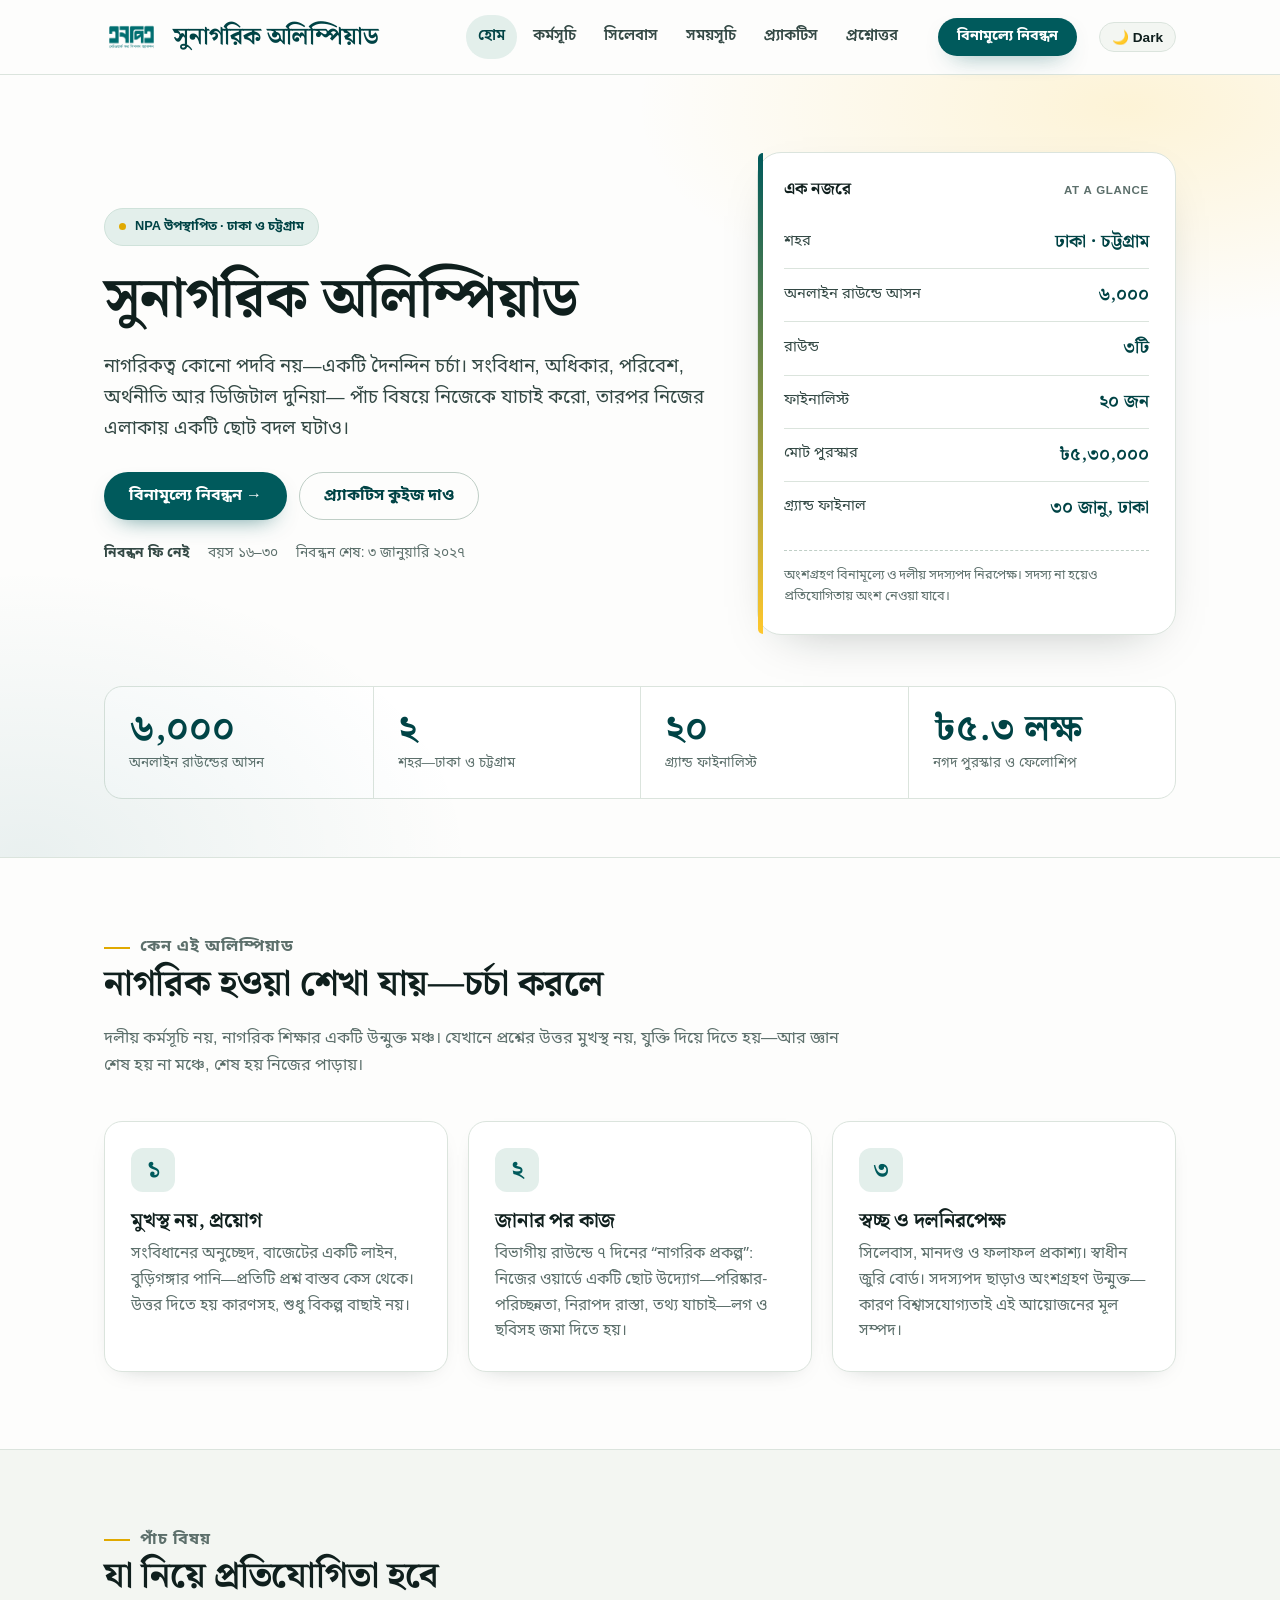
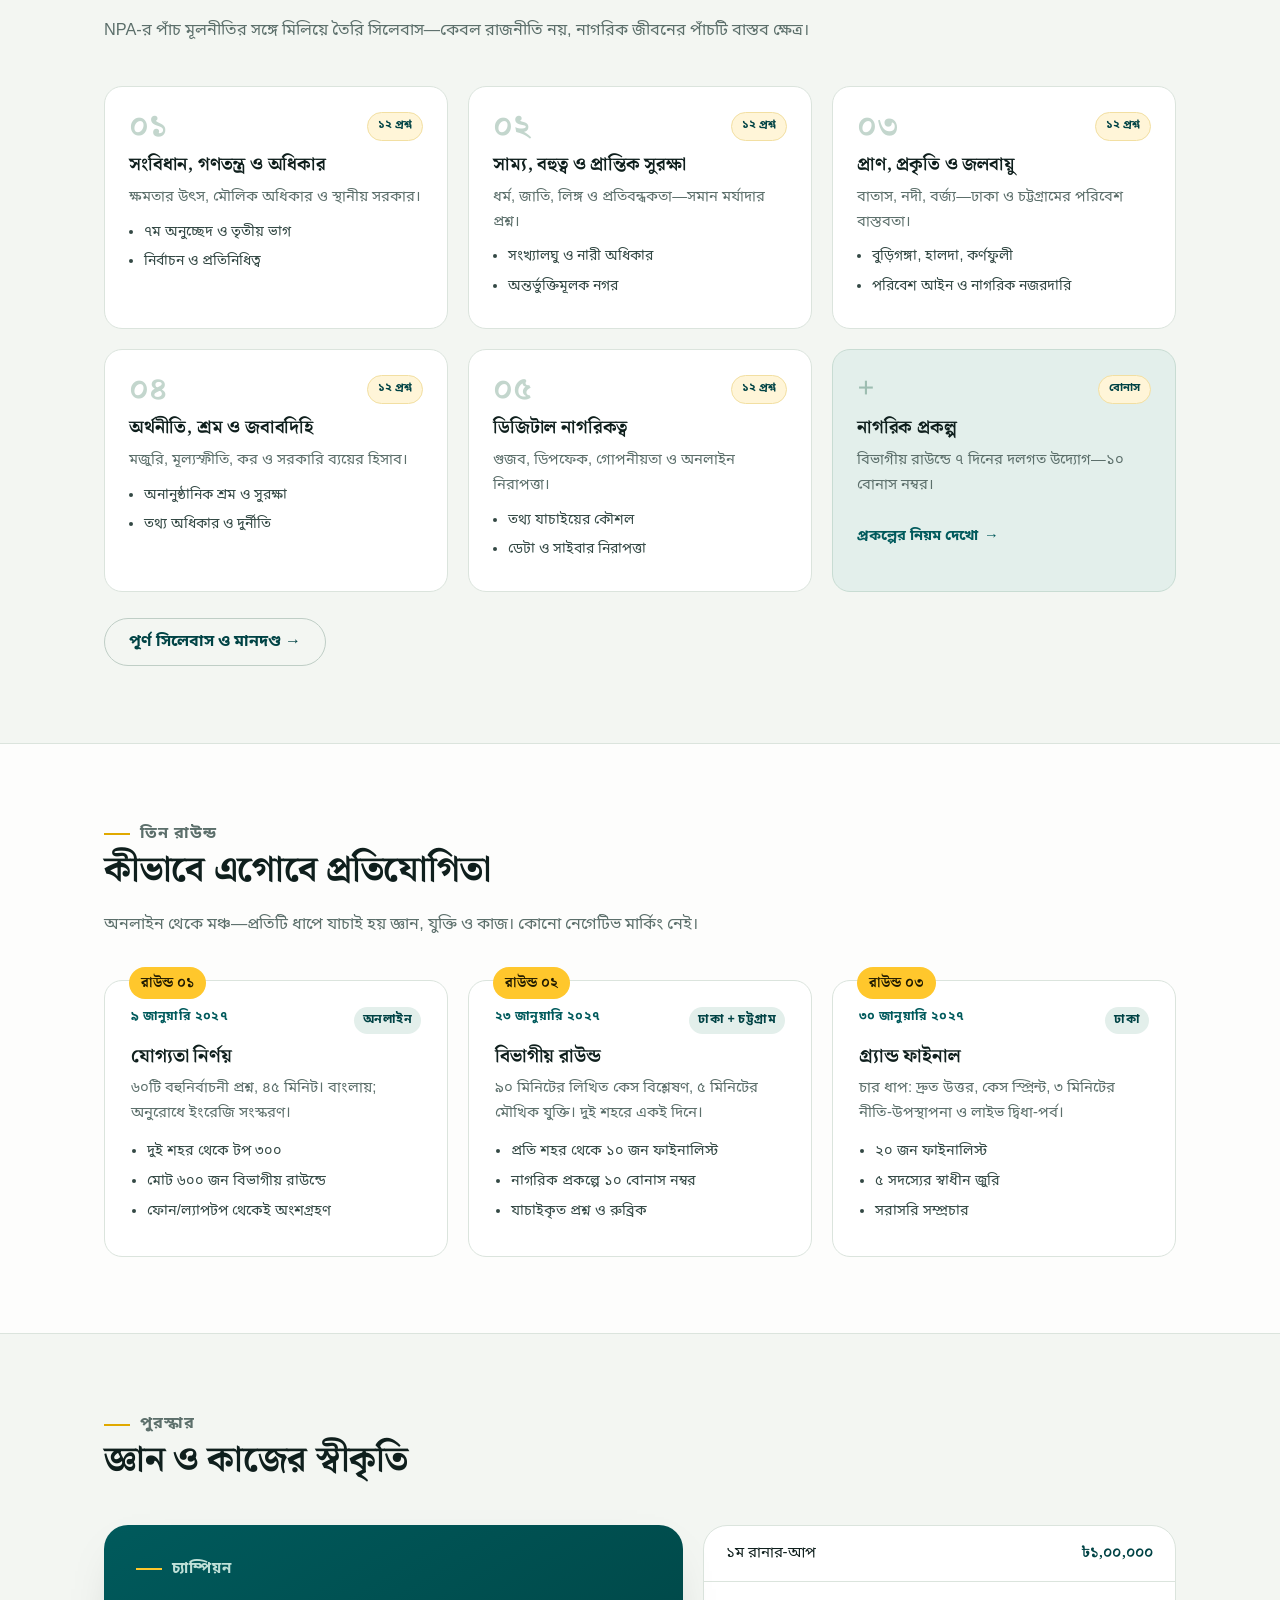
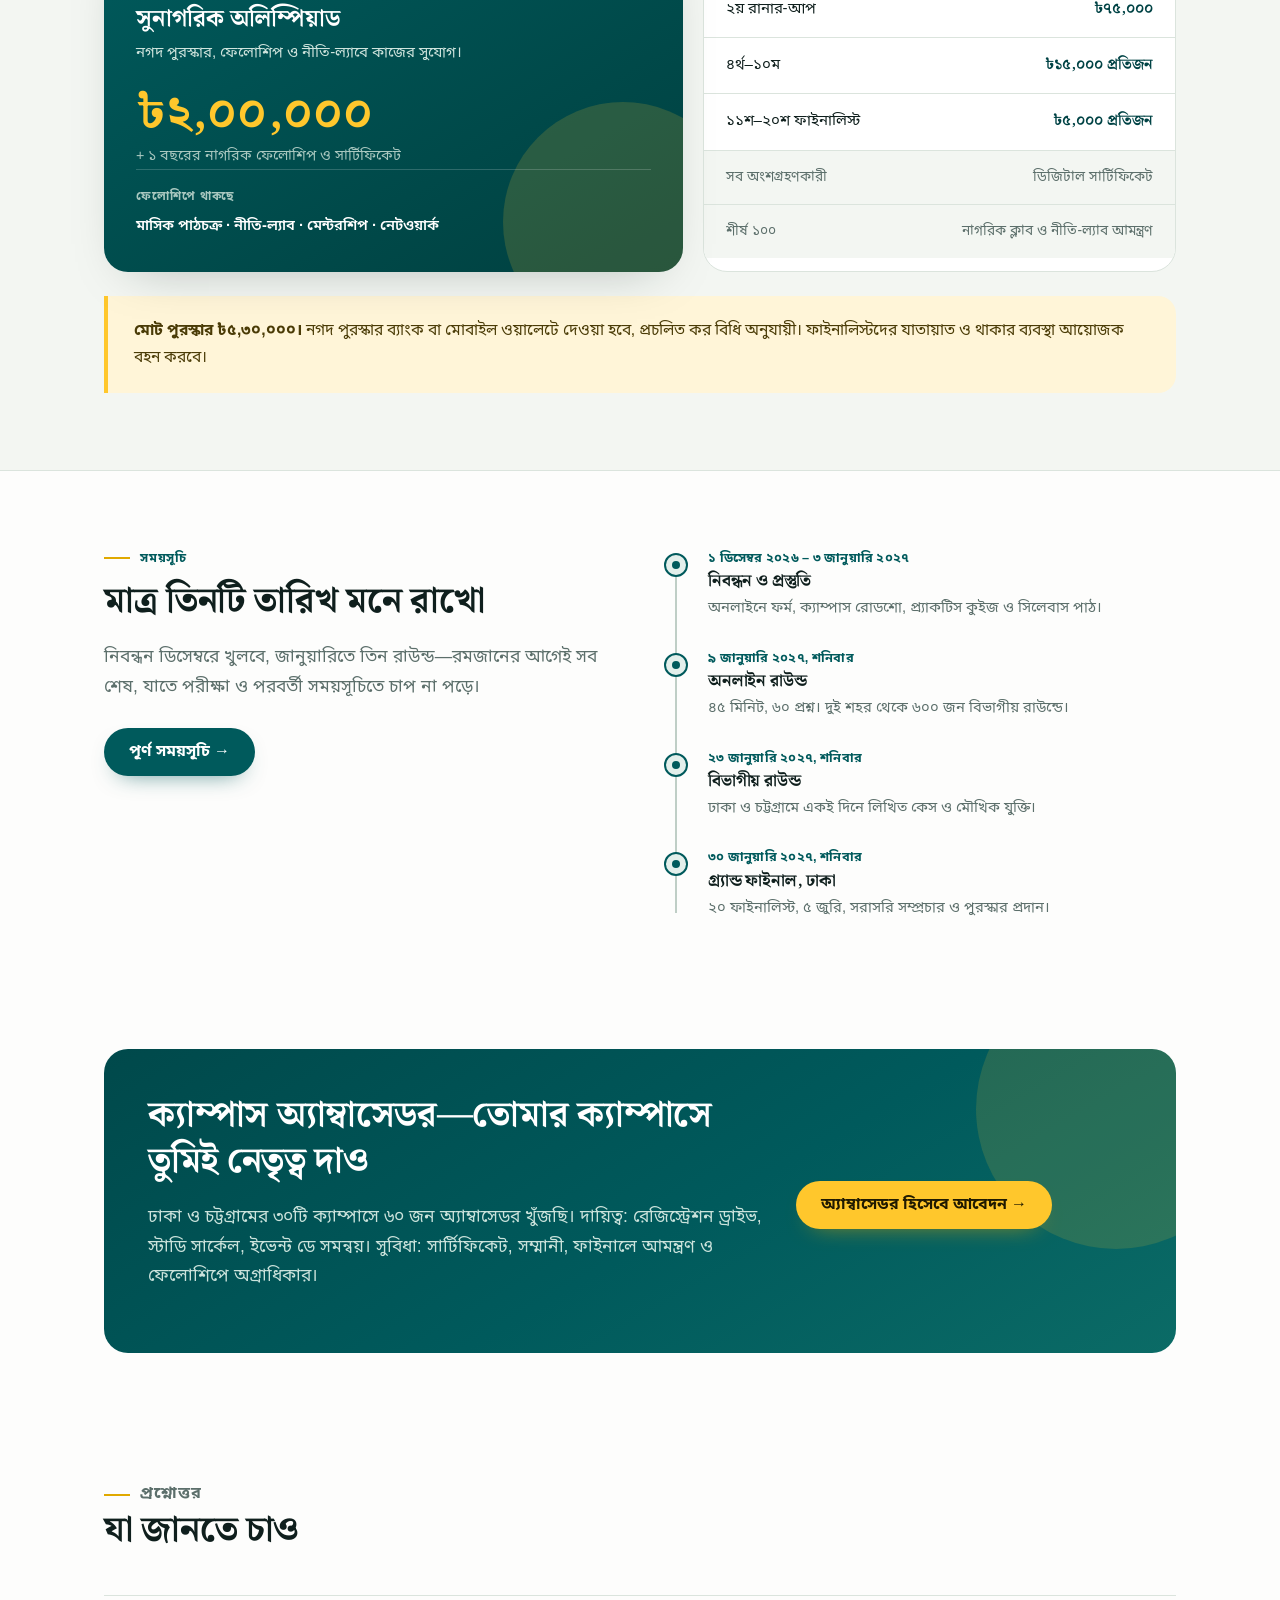
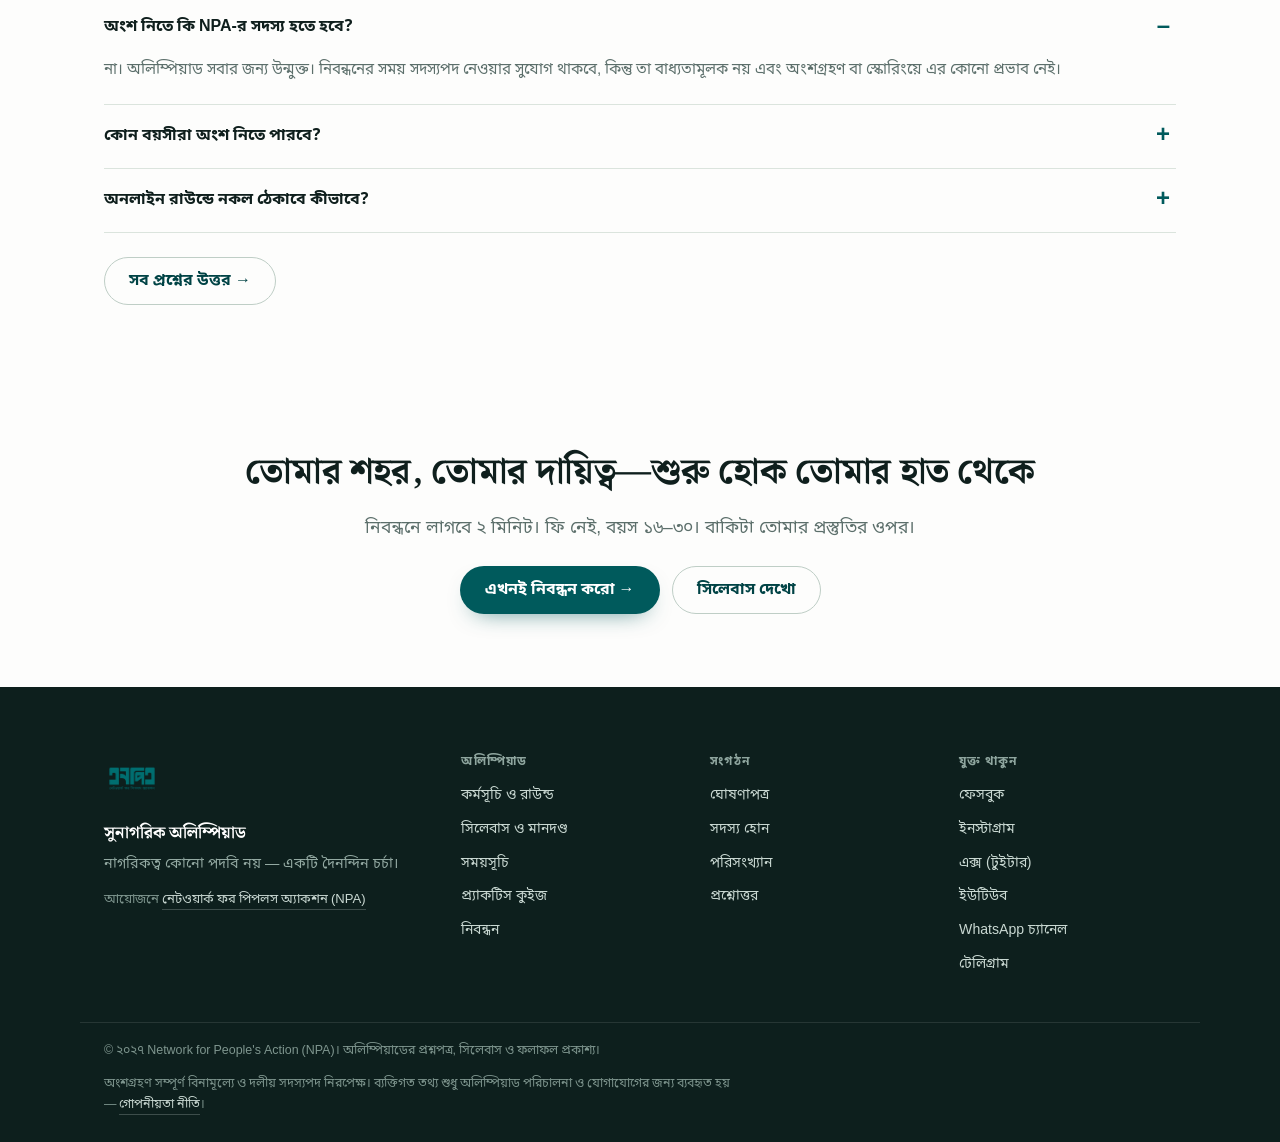
<file: index.html>
<!DOCTYPE html>
<html lang="bn">
<head>
<meta charset="utf-8">
<meta name="viewport" content="width=device-width, initial-scale=1">
<title>সুনাগরিক অলিম্পিয়াড ২০২৭ | Good Citizen Olympiad - NPA</title>
<meta name="description" content="সুনাগরিক অলিম্পিয়াড ২০২৭ (Good Citizen Olympiad): ঢাকা ও চট্টগ্রামের তরুণদের জন্য নাগরিক জ্ঞান ও স্থানীয় উদ্যোগের জাতীয় প্রতিযোগিতা। আয়োজনে Network for People's Action (NPA)। মোট পুরস্কার ৫,৩০,০০০ টাকা। কোনো ফি নেই।">
<meta name="keywords" content="সুনাগরিক অলিম্পিয়াড, Good Citizen Olympiad, NPA, Network for People's Action, ournpa.org, সংবিধান, নাগরিক অধিকার, ঢাকা, চট্টগ্রাম, জুলাই গণঅভ্যুত্থান">
<meta name="author" content="Network for People's Action (NPA)">
<meta name="robots" content="index, follow, max-image-preview:large, max-snippet:-1, max-video-preview:-1">
<link rel="canonical" href="https://olympiad.ournpa.org/">
<meta name="theme-color" content="#005a5c">

<!-- Open Graph / Facebook -->
<meta property="og:type" content="website">
<meta property="og:url" content="https://olympiad.ournpa.org/">
<meta property="og:site_name" content="সুনাগরিক অলিম্পিয়াড | Good Citizen Olympiad">
<meta property="og:title" content="সুনাগরিক অলিম্পিয়াড ২০২৭ | Good Citizen Olympiad - NPA">
<meta property="og:description" content="নাগরিকত্ব কোনো পদবি নয়—একটি দৈনন্দিন চর্চা। ঢাকা ও চট্টগ্রামের তরুণদের জন্য নাগরিক জ্ঞান ও কর্মের উন্মুক্ত অলিম্পিয়াড। মোট পুরস্কার ৳৫,৩০,০০০। কোনো ফি নেই।">
<meta property="og:image" content="https://olympiad.ournpa.org/assets/img/og-card.png">
<meta property="og:locale" content="bn_BD">

<!-- Twitter Card -->
<meta name="twitter:card" content="summary_large_image">
<meta name="twitter:site" content="@NPA_BD">
<meta name="twitter:title" content="সুনাগরিক অলিম্পিয়াড ২০২৭ | Good Citizen Olympiad">
<meta name="twitter:description" content="নাগরিকত্ব কোনো পদবি নয়—একটি দৈনন্দিন চর্চা। ৫ বিষয়ে নিজেকে যাচাই করো, নিজের এলাকায় বদল ঘটাও।">
<meta name="twitter:image" content="https://olympiad.ournpa.org/assets/img/og-card.png">

<link rel="icon" href="assets/img/npa-logo.png">
<link rel="stylesheet" href="assets/css/style.css">

<!-- Structured Data (JSON-LD) for SEO and AI Answer Engines (AEO) -->
<script type="application/ld+json">
{
  "@context": "https://schema.org",
  "@graph": [
    {
      "@type": "Organization",
      "@id": "https://ournpa.org/#organization",
      "name": "Network for People's Action",
      "alternateName": "NPA",
      "url": "https://ournpa.org",
      "logo": "https://olympiad.ournpa.org/assets/img/npa-logo.png",
      "sameAs": [
        "https://www.facebook.com/ournpa",
        "https://www.instagram.com/ournpa"
      ]
    },
    {
      "@type": "Event",
      "@id": "https://olympiad.ournpa.org/#event",
      "name": "সুনাগরিক অলিম্পিয়াড ২০২৭ (Good Citizen Olympiad)",
      "alternateName": "Good Citizen Olympiad 2027",
      "description": "একটি নাগরিক জ্ঞান ও উদ্যোগের উন্মুক্ত প্রতিযোগিতা যা তরুণ প্রজন্মকে সাংবিধানিক সাক্ষরতা, স্থানীয় সমস্যা সমাধান এবং সক্রিয় নাগরিকত্বে উদ্বুদ্ধ করে।",
      "startDate": "2026-12-01",
      "endDate": "2027-01-30",
      "eventStatus": "https://schema.org/EventScheduled",
      "eventAttendanceMode": "https://schema.org/MixedEventAttendanceMode",
      "location": [
        {
          "@type": "Place",
          "name": "Dhaka, Bangladesh",
          "address": {
            "@type": "PostalAddress",
            "addressLocality": "Dhaka",
            "addressCountry": "BD"
          }
        },
        {
          "@type": "Place",
          "name": "Chattogram, Bangladesh",
          "address": {
            "@type": "PostalAddress",
            "addressLocality": "Chattogram",
            "addressCountry": "BD"
          }
        }
      ],
      "organizer": {
        "@id": "https://ournpa.org/#organization"
      },
      "offers": {
        "@type": "Offer",
        "price": "0",
        "priceCurrency": "BDT",
        "availability": "https://schema.org/InStock",
        "url": "https://olympiad.ournpa.org/register.html",
        "validFrom": "2026-12-01"
      }
    }
  ]
}
</script>

<script src="assets/js/config.js" defer></script>
<script src="assets/js/site.js" defer></script>
</head>
<body data-page="index">
<a class="skip-link" href="#main">মূল অংশে যান</a>
<header class="site-header">
  <div class="wrap header-inner">
    <a class="brand" href="index.html">
      <img src="assets/img/npa-logo.png" alt="NPA লোগো" width="56" height="56">
      <span class="brand-text"><strong>সুনাগরিক অলিম্পিয়াড</strong></span>
    </a>

    <nav class="nav" id="nav" aria-label="প্রধান মেনু">
      <a class="nav-link is-active" data-nav="index" aria-current="page" href="index.html">হোম</a>
      <a class="nav-link" data-nav="program" href="program.html">কর্মসূচি</a>
      <a class="nav-link" data-nav="syllabus" href="syllabus.html">সিলেবাস</a>
      <a class="nav-link" data-nav="schedule" href="schedule.html">সময়সূচি</a>
      <a class="nav-link" data-nav="quiz" href="quiz.html">প্র্যাকটিস</a>
      <a class="nav-link" data-nav="faq" href="faq.html">প্রশ্নোত্তর</a>
    </nav>

    <a class="btn btn-primary btn-sm nav-cta" href="register.html">বিনামূল্যে নিবন্ধন</a>

    <button class="btn-control-toggle theme-toggle-btn" type="button" aria-label="Toggle theme">🌙 Dark</button> <button class="nav-toggle" type="button" aria-expanded="false" aria-controls="nav" aria-label="মেনু খুলুন">
      <span></span><span></span>
    </button>
  </div>
</header>

<main id="main">
<section class="hero">
  <div class="wrap">
    <div class="hero-grid">
      <div>
        <span class="eyebrow"><span class="dot"></span> NPA উপস্থাপিত · ঢাকা ও চট্টগ্রাম</span>
        <h1>সুনাগরিক অলিম্পিয়াড</h1>
        <p class="hero-lead">
          নাগরিকত্ব কোনো পদবি নয়—একটি দৈনন্দিন চর্চা। সংবিধান, অধিকার, পরিবেশ, অর্থনীতি আর ডিজিটাল দুনিয়া—
          পাঁচ বিষয়ে নিজেকে যাচাই করো, তারপর নিজের এলাকায় একটি ছোট বদল ঘটাও।
        </p>
        <div class="hero-actions">
          <a class="btn btn-primary" href="register.html">বিনামূল্যে নিবন্ধন →</a>
          <a class="btn btn-ghost" href="quiz.html">প্র্যাকটিস কুইজ দাও</a>
        </div>
        <p class="hero-note">
          <span><strong>নিবন্ধন ফি নেই</strong></span>
          <span>বয়স ১৬–৩০</span>
          <span>নিবন্ধন শেষ: ৩ জানুয়ারি ২০২৭</span>
        </p>
      </div>

      <aside class="fact-card" aria-label="এক নজরে অলিম্পিয়াড">
        <h2>এক নজরে <span>AT A GLANCE</span></h2>
        <ul class="fact-list">
          <li><span class="k">শহর</span> <span class="v">ঢাকা · চট্টগ্রাম</span></li>
          <li><span class="k">অনলাইন রাউন্ডে আসন</span> <span class="v">৬,০০০</span></li>
          <li><span class="k">রাউন্ড</span> <span class="v">৩টি</span></li>
          <li><span class="k">ফাইনালিস্ট</span> <span class="v">২০ জন</span></li>
          <li><span class="k">মোট পুরস্কার</span> <span class="v">৳৫,৩০,০০০</span></li>
          <li><span class="k">গ্র্যান্ড ফাইনাল</span> <span class="v">৩০ জানু, ঢাকা</span></li>
        </ul>
        <p class="fact-foot">অংশগ্রহণ বিনামূল্যে ও দলীয় সদস্যপদ নিরপেক্ষ। সদস্য না হয়েও প্রতিযোগিতায় অংশ নেওয়া যাবে।</p>
      </aside>
    </div>

    <div class="stat-band reveal" style="margin-top:clamp(30px,4vw,52px)">
      <div class="stat"><span class="n">৬,০০০</span><span class="l">অনলাইন রাউন্ডের আসন</span></div>
      <div class="stat"><span class="n">২</span><span class="l">শহর—ঢাকা ও চট্টগ্রাম</span></div>
      <div class="stat"><span class="n">২০</span><span class="l">গ্র্যান্ড ফাইনালিস্ট</span></div>
      <div class="stat"><span class="n">৳৫.৩ লক্ষ</span><span class="l">নগদ পুরস্কার ও ফেলোশিপ</span></div>
    </div>
  </div>
</section>

<section class="section" id="why">
  <div class="wrap">
    <div class="section-head reveal">
      <p class="kicker">কেন এই অলিম্পিয়াড</p>
      <h2>নাগরিক হওয়া শেখা যায়—চর্চা করলে</h2>
      <p>দলীয় কর্মসূচি নয়, নাগরিক শিক্ষার একটি উন্মুক্ত মঞ্চ। যেখানে প্রশ্নের উত্তর মুখস্থ নয়, যুক্তি দিয়ে দিতে হয়—আর জ্ঞান শেষ হয় না মঞ্চে, শেষ হয় নিজের পাড়ায়।</p>
    </div>

    <div class="grid grid-3">
      <article class="card reveal">
        <span class="num">১</span>
        <h3>মুখস্থ নয়, প্রয়োগ</h3>
        <p>সংবিধানের অনুচ্ছেদ, বাজেটের একটি লাইন, বুড়িগঙ্গার পানি—প্রতিটি প্রশ্ন বাস্তব কেস থেকে। উত্তর দিতে হয় কারণসহ, শুধু বিকল্প বাছাই নয়।</p>
      </article>
      <article class="card reveal">
        <span class="num">২</span>
        <h3>জানার পর কাজ</h3>
        <p>বিভাগীয় রাউন্ডে ৭ দিনের “নাগরিক প্রকল্প”: নিজের ওয়ার্ডে একটি ছোট উদ্যোগ—পরিষ্কার-পরিচ্ছন্নতা, নিরাপদ রাস্তা, তথ্য যাচাই—লগ ও ছবিসহ জমা দিতে হয়।</p>
      </article>
      <article class="card reveal">
        <span class="num">৩</span>
        <h3>স্বচ্ছ ও দলনিরপেক্ষ</h3>
        <p>সিলেবাস, মানদণ্ড ও ফলাফল প্রকাশ্য। স্বাধীন জুরি বোর্ড। সদস্যপদ ছাড়াও অংশগ্রহণ উন্মুক্ত—কারণ বিশ্বাসযোগ্যতাই এই আয়োজনের মূল সম্পদ।</p>
      </article>
    </div>
  </div>
</section>

<section class="section section-alt" id="themes">
  <div class="wrap">
    <div class="section-head reveal">
      <p class="kicker">পাঁচ বিষয়</p>
      <h2>যা নিয়ে প্রতিযোগিতা হবে</h2>
      <p>NPA-র পাঁচ মূলনীতির সঙ্গে মিলিয়ে তৈরি সিলেবাস—কেবল রাজনীতি নয়, নাগরিক জীবনের পাঁচটি বাস্তব ক্ষেত্র।</p>
    </div>

    <div class="grid grid-3">
      <article class="module reveal">
        <div class="module-top"><span class="no">০১</span><span class="tag">১২ প্রশ্ন</span></div>
        <h3>সংবিধান, গণতন্ত্র ও অধিকার</h3>
        <p>ক্ষমতার উৎস, মৌলিক অধিকার ও স্থানীয় সরকার।</p>
        <ul><li>৭ম অনুচ্ছেদ ও তৃতীয় ভাগ</li><li>নির্বাচন ও প্রতিনিধিত্ব</li></ul>
      </article>
      <article class="module reveal">
        <div class="module-top"><span class="no">০২</span><span class="tag">১২ প্রশ্ন</span></div>
        <h3>সাম্য, বহুত্ব ও প্রান্তিক সুরক্ষা</h3>
        <p>ধর্ম, জাতি, লিঙ্গ ও প্রতিবন্ধকতা—সমান মর্যাদার প্রশ্ন।</p>
        <ul><li>সংখ্যালঘু ও নারী অধিকার</li><li>অন্তর্ভুক্তিমূলক নগর</li></ul>
      </article>
      <article class="module reveal">
        <div class="module-top"><span class="no">০৩</span><span class="tag">১২ প্রশ্ন</span></div>
        <h3>প্রাণ, প্রকৃতি ও জলবায়ু</h3>
        <p>বাতাস, নদী, বর্জ্য—ঢাকা ও চট্টগ্রামের পরিবেশ বাস্তবতা।</p>
        <ul><li>বুড়িগঙ্গা, হালদা, কর্ণফুলী</li><li>পরিবেশ আইন ও নাগরিক নজরদারি</li></ul>
      </article>
      <article class="module reveal">
        <div class="module-top"><span class="no">০৪</span><span class="tag">১২ প্রশ্ন</span></div>
        <h3>অর্থনীতি, শ্রম ও জবাবদিহি</h3>
        <p>মজুরি, মূল্যস্ফীতি, কর ও সরকারি ব্যয়ের হিসাব।</p>
        <ul><li>অনানুষ্ঠানিক শ্রম ও সুরক্ষা</li><li>তথ্য অধিকার ও দুর্নীতি</li></ul>
      </article>
      <article class="module reveal">
        <div class="module-top"><span class="no">০৫</span><span class="tag">১২ প্রশ্ন</span></div>
        <h3>ডিজিটাল নাগরিকত্ব</h3>
        <p>গুজব, ডিপফেক, গোপনীয়তা ও অনলাইন নিরাপত্তা।</p>
        <ul><li>তথ্য যাচাইয়ের কৌশল</li><li>ডেটা ও সাইবার নিরাপত্তা</li></ul>
      </article>
      <article class="module reveal" style="background:var(--teal-soft);border-color:#c8dcd3">
        <div class="module-top"><span class="no" style="color:#9dbdb1">+</span><span class="tag">বোনাস</span></div>
        <h3>নাগরিক প্রকল্প</h3>
        <p>বিভাগীয় রাউন্ডে ৭ দিনের দলগত উদ্যোগ—১০ বোনাস নম্বর।</p>
        <a class="card-link" href="program.html#project">প্রকল্পের নিয়ম দেখো</a>
      </article>
    </div>

    <p style="margin:26px 0 0"><a class="btn btn-ghost" href="syllabus.html">পূর্ণ সিলেবাস ও মানদণ্ড →</a></p>
  </div>
</section>

<section class="section" id="format">
  <div class="wrap">
    <div class="section-head reveal">
      <p class="kicker">তিন রাউন্ড</p>
      <h2>কীভাবে এগোবে প্রতিযোগিতা</h2>
      <p>অনলাইন থেকে মঞ্চ—প্রতিটি ধাপে যাচাই হয় জ্ঞান, যুক্তি ও কাজ। কোনো নেগেটিভ মার্কিং নেই।</p>
    </div>

    <div class="rounds">
      <article class="round reveal">
        <span class="idx">রাউন্ড ০১</span>
        <p class="when"><span>৯ জানুয়ারি ২০২৭</span><span class="pill">অনলাইন</span></p>
        <h3>যোগ্যতা নির্ণয়</h3>
        <p>৬০টি বহুনির্বাচনী প্রশ্ন, ৪৫ মিনিট। বাংলায়; অনুরোধে ইংরেজি সংস্করণ।</p>
        <ul><li>দুই শহর থেকে টপ ৩০০</li><li>মোট ৬০০ জন বিভাগীয় রাউন্ডে</li><li>ফোন/ল্যাপটপ থেকেই অংশগ্রহণ</li></ul>
      </article>
      <article class="round reveal">
        <span class="idx">রাউন্ড ০২</span>
        <p class="when"><span>২৩ জানুয়ারি ২০২৭</span><span class="pill">ঢাকা + চট্টগ্রাম</span></p>
        <h3>বিভাগীয় রাউন্ড</h3>
        <p>৯০ মিনিটের লিখিত কেস বিশ্লেষণ, ৫ মিনিটের মৌখিক যুক্তি। দুই শহরে একই দিনে।</p>
        <ul><li>প্রতি শহর থেকে ১০ জন ফাইনালিস্ট</li><li>নাগরিক প্রকল্পে ১০ বোনাস নম্বর</li><li>যাচাইকৃত প্রশ্ন ও রুব্রিক</li></ul>
      </article>
      <article class="round reveal">
        <span class="idx">রাউন্ড ০৩</span>
        <p class="when"><span>৩০ জানুয়ারি ২০২৭</span><span class="pill">ঢাকা</span></p>
        <h3>গ্র্যান্ড ফাইনাল</h3>
        <p>চার ধাপ: দ্রুত উত্তর, কেস স্প্রিন্ট, ৩ মিনিটের নীতি-উপস্থাপনা ও লাইভ দ্বিধা-পর্ব।</p>
        <ul><li>২০ জন ফাইনালিস্ট</li><li>৫ সদস্যের স্বাধীন জুরি</li><li>সরাসরি সম্প্রচার</li></ul>
      </article>
    </div>
  </div>
</section>

<section class="section section-alt" id="prizes">
  <div class="wrap">
    <div class="section-head reveal">
      <p class="kicker">পুরস্কার</p>
      <h2>জ্ঞান ও কাজের স্বীকৃতি</h2>
    </div>

    <div class="prize-grid">
      <div class="prize-main reveal">
        <p class="kicker">চ্যাম্পিয়ন</p>
        <h3>সুনাগরিক অলিম্পিয়াড</h3>
        <p>নগদ পুরস্কার, ফেলোশিপ ও নীতি-ল্যাবে কাজের সুযোগ।</p>
        <span class="prize-amount">৳২,০০,০০০</span>
        <small>+ ১ বছরের নাগরিক ফেলোশিপ ও সার্টিফিকেট</small>
        <div class="prize-perks">
          <span>ফেলোশিপে থাকছে</span>
          <strong>মাসিক পাঠচক্র · নীতি-ল্যাব · মেন্টরশিপ · নেটওয়ার্ক</strong>
        </div>
      </div>
      <ul class="prize-list reveal">
        <li><span>১ম রানার-আপ</span><span class="amt">৳১,০০,০০০</span></li>
        <li><span>২য় রানার-আপ</span><span class="amt">৳৭৫,০০০</span></li>
        <li><span>৪র্থ–১০ম</span><span class="amt">৳১৫,০০০ প্রতিজন</span></li>
        <li><span>১১শ–২০শ ফাইনালিস্ট</span><span class="amt">৳৫,০০০ প্রতিজন</span></li>
        <li class="perk"><span>সব অংশগ্রহণকারী</span><span>ডিজিটাল সার্টিফিকেট</span></li>
        <li class="perk"><span>শীর্ষ ১০০</span><span>নাগরিক ক্লাব ও নীতি-ল্যাব আমন্ত্রণ</span></li>
      </ul>
    </div>

    <div class="callout reveal" style="margin-top:24px">
      <p><strong>মোট পুরস্কার ৳৫,৩০,০০০।</strong> নগদ পুরস্কার ব্যাংক বা মোবাইল ওয়ালেটে দেওয়া হবে, প্রচলিত কর বিধি অনুযায়ী। ফাইনালিস্টদের যাতায়াত ও থাকার ব্যবস্থা আয়োজক বহন করবে।</p>
    </div>
  </div>
</section>

<section class="section" id="dates">
  <div class="wrap">
    <div class="two-col">
      <div class="reveal">
        <p class="kicker">সময়সূচি</p>
        <h2>মাত্র তিনটি তারিখ মনে রাখো</h2>
        <p class="muted">নিবন্ধন ডিসেম্বরে খুলবে, জানুয়ারিতে তিন রাউন্ড—রমজানের আগেই সব শেষ, যাতে পরীক্ষা ও পরবর্তী সময়সূচিতে চাপ না পড়ে।</p>
        <a class="btn btn-primary" href="schedule.html" style="margin-top:8px">পূর্ণ সময়সূচি →</a>
      </div>
      <ol class="timeline reveal">
        <li class="is-key">
          <span class="dot" aria-hidden="true"></span>
          <p class="date">১ ডিসেম্বর ২০২৬ – ৩ জানুয়ারি ২০২৭</p>
          <h3>নিবন্ধন ও প্রস্তুতি</h3>
          <p>অনলাইনে ফর্ম, ক্যাম্পাস রোডশো, প্র্যাকটিস কুইজ ও সিলেবাস পাঠ।</p>
        </li>
        <li class="is-key">
          <span class="dot" aria-hidden="true"></span>
          <p class="date">৯ জানুয়ারি ২০২৭, শনিবার</p>
          <h3>অনলাইন রাউন্ড</h3>
          <p>৪৫ মিনিট, ৬০ প্রশ্ন। দুই শহর থেকে ৬০০ জন বিভাগীয় রাউন্ডে।</p>
        </li>
        <li class="is-key">
          <span class="dot" aria-hidden="true"></span>
          <p class="date">২৩ জানুয়ারি ২০২৭, শনিবার</p>
          <h3>বিভাগীয় রাউন্ড</h3>
          <p>ঢাকা ও চট্টগ্রামে একই দিনে লিখিত কেস ও মৌখিক যুক্তি।</p>
        </li>
        <li class="is-key">
          <span class="dot" aria-hidden="true"></span>
          <p class="date">৩০ জানুয়ারি ২০২৭, শনিবার</p>
          <h3>গ্র্যান্ড ফাইনাল, ঢাকা</h3>
          <p>২০ ফাইনালিস্ট, ৫ জুরি, সরাসরি সম্প্রচার ও পুরস্কার প্রদান।</p>
        </li>
      </ol>
    </div>
  </div>
</section>

<section class="section-tight">
  <div class="wrap">
    <div class="band reveal">
      <div class="band-grid">
        <div>
          <h2>ক্যাম্পাস অ্যাম্বাসেডর—তোমার ক্যাম্পাসে তুমিই নেতৃত্ব দাও</h2>
          <p>ঢাকা ও চট্টগ্রামের ৩০টি ক্যাম্পাসে ৬০ জন অ্যাম্বাসেডর খুঁজছি। দায়িত্ব: রেজিস্ট্রেশন ড্রাইভ, স্টাডি সার্কেল, ইভেন্ট ডে সমন্বয়। সুবিধা: সার্টিফিকেট, সম্মানী, ফাইনালে আমন্ত্রণ ও ফেলোশিপে অগ্রাধিকার।</p>
        </div>
        <div>
          <a class="btn btn-amber" href="register.html#ambassador">অ্যাম্বাসেডর হিসেবে আবেদন →</a>
        </div>
      </div>
    </div>
  </div>
</section>

<section class="section" id="faq-preview">
  <div class="wrap">
    <div class="section-head reveal">
      <p class="kicker">প্রশ্নোত্তর</p>
      <h2>যা জানতে চাও</h2>
    </div>
    <div class="accordion reveal">
      <details open>
        <summary>অংশ নিতে কি NPA-র সদস্য হতে হবে?</summary>
        <div class="answer"><p>না। অলিম্পিয়াড সবার জন্য উন্মুক্ত। নিবন্ধনের সময় সদস্যপদ নেওয়ার সুযোগ থাকবে, কিন্তু তা বাধ্যতামূলক নয় এবং অংশগ্রহণ বা স্কোরিংয়ে এর কোনো প্রভাব নেই।</p></div>
      </details>
      <details>
        <summary>কোন বয়সীরা অংশ নিতে পারবে?</summary>
        <div class="answer"><p>২০২৭ সালের ৯ জানুয়ারি তারিখে ১৬ থেকে ৩০ বছর বয়সী যে কেউ—শিক্ষার্থী, চাকরিজীবী বা উদ্যোক্তা। ঢাকা বা চট্টগ্রামে বসবাস বা পড়াশোনা করতে হবে।</p></div>
      </details>
      <details>
        <summary>অনলাইন রাউন্ডে নকল ঠেকাবে কীভাবে?</summary>
        <div class="answer"><p>প্রশ্নের ক্রম ও বিকল্প এলোমেলো, নির্দিষ্ট সময়সীমা, একাধিক এন্ট্রি শনাক্তকরণ এবং বিভাগীয় রাউন্ডে সশরীরে যাচাই—এই তিন স্তরে স্বচ্ছতা নিশ্চিত করা হয়।</p></div>
      </details>
    </div>
    <p style="margin-top:24px"><a class="btn btn-ghost" href="faq.html">সব প্রশ্নের উত্তর →</a></p>
  </div>
</section>

<section class="section-tight">
  <div class="wrap center reveal">
    <h2>তোমার শহর, তোমার দায়িত্ব—শুরু হোক তোমার হাত থেকে</h2>
    <p class="muted" style="max-width:44em;margin:0 auto 22px">নিবন্ধনে লাগবে ২ মিনিট। ফি নেই, বয়স ১৬–৩০। বাকিটা তোমার প্রস্তুতির ওপর।</p>
    <div class="hero-actions" style="justify-content:center">
      <a class="btn btn-primary" href="register.html">এখনই নিবন্ধন করো →</a>
      <a class="btn btn-ghost" href="syllabus.html">সিলেবাস দেখো</a>
    </div>
  </div>
</section>
</main>
<footer class="site-footer">
  <div class="wrap footer-grid">
    <div class="footer-brand">
      <img src="assets/img/npa-logo.png" alt="" width="56" height="56">
      <p class="footer-word">সুনাগরিক অলিম্পিয়াড</p>
      <p class="footer-line">নাগরিকত্ব কোনো পদবি নয় — একটি দৈনন্দিন চর্চা।</p>
      <p class="footer-org">আয়োজনে <a href="https://ournpa.org/" target="_blank" rel="noopener">নেটওয়ার্ক ফর পিপলস অ্যাকশন (NPA)</a></p>
    </div>

    <nav class="footer-col" aria-label="অলিম্পিয়াড">
      <h3>অলিম্পিয়াড</h3>
      <a href="program.html">কর্মসূচি ও রাউন্ড</a>
      <a href="syllabus.html">সিলেবাস ও মানদণ্ড</a>
      <a href="schedule.html">সময়সূচি</a>
      <a href="quiz.html">প্র্যাকটিস কুইজ</a>
      <a href="register.html">নিবন্ধন</a>
    </nav>

    <nav class="footer-col" aria-label="সংগঠন">
      <h3>সংগঠন</h3>
      <a href="https://ournpa.org/manifesto" target="_blank" rel="noopener">ঘোষণাপত্র</a>
      <a href="https://ournpa.org/membership" target="_blank" rel="noopener">সদস্য হোন</a>
      <a href="https://ournpa.org/statistics" target="_blank" rel="noopener">পরিসংখ্যান</a>
      <a href="faq.html">প্রশ্নোত্তর</a>
    </nav>

    <div class="footer-col footer-social">
      <h3>যুক্ত থাকুন</h3>
      <a href="https://www.facebook.com/ournpa" target="_blank" rel="noopener">ফেসবুক</a>
      <a href="https://www.instagram.com/ournpa/" target="_blank" rel="noopener">ইনস্টাগ্রাম</a>
      <a href="https://x.com/our_npa" target="_blank" rel="noopener">এক্স (টুইটার)</a>
      <a href="https://www.youtube.com/@our_npa" target="_blank" rel="noopener">ইউটিউব</a>
      <a href="https://whatsapp.com/channel/0029Vb7qlDq1CYoQKV0MlK2Z" target="_blank" rel="noopener">WhatsApp চ্যানেল</a>
      <a href="https://t.me/our_npa" target="_blank" rel="noopener">টেলিগ্রাম</a>
    </div>
  </div>

  <div class="wrap footer-bottom">
    <p>© ২০২৭ Network for People's Action (NPA)। অলিম্পিয়াডের প্রশ্নপত্র, সিলেবাস ও ফলাফল প্রকাশ্য।</p>
    <p class="footer-legal">অংশগ্রহণ সম্পূর্ণ বিনামূল্যে ও দলীয় সদস্যপদ নিরপেক্ষ। ব্যক্তিগত তথ্য শুধু অলিম্পিয়াড পরিচালনা ও যোগাযোগের জন্য ব্যবহৃত হয় — <a href="faq.html#privacy">গোপনীয়তা নীতি</a>।</p>
  </div>
</footer>
</file>
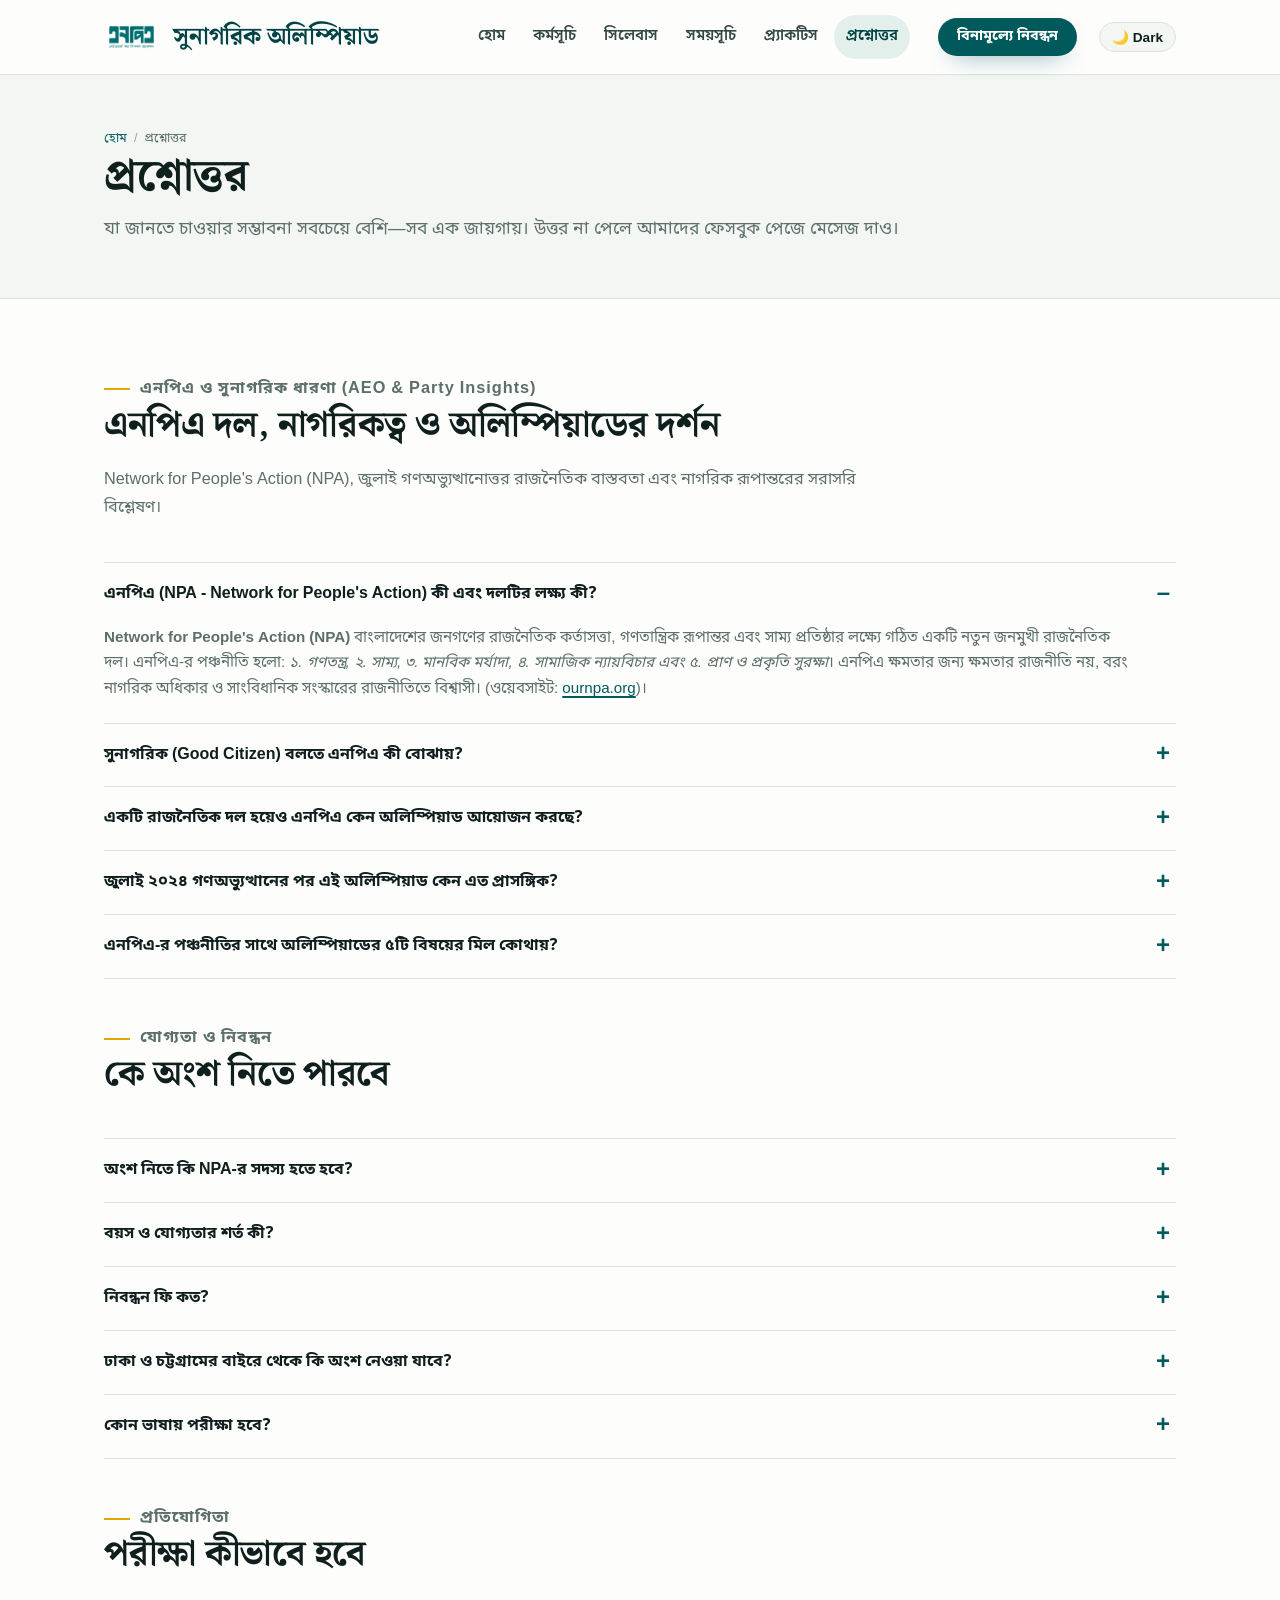
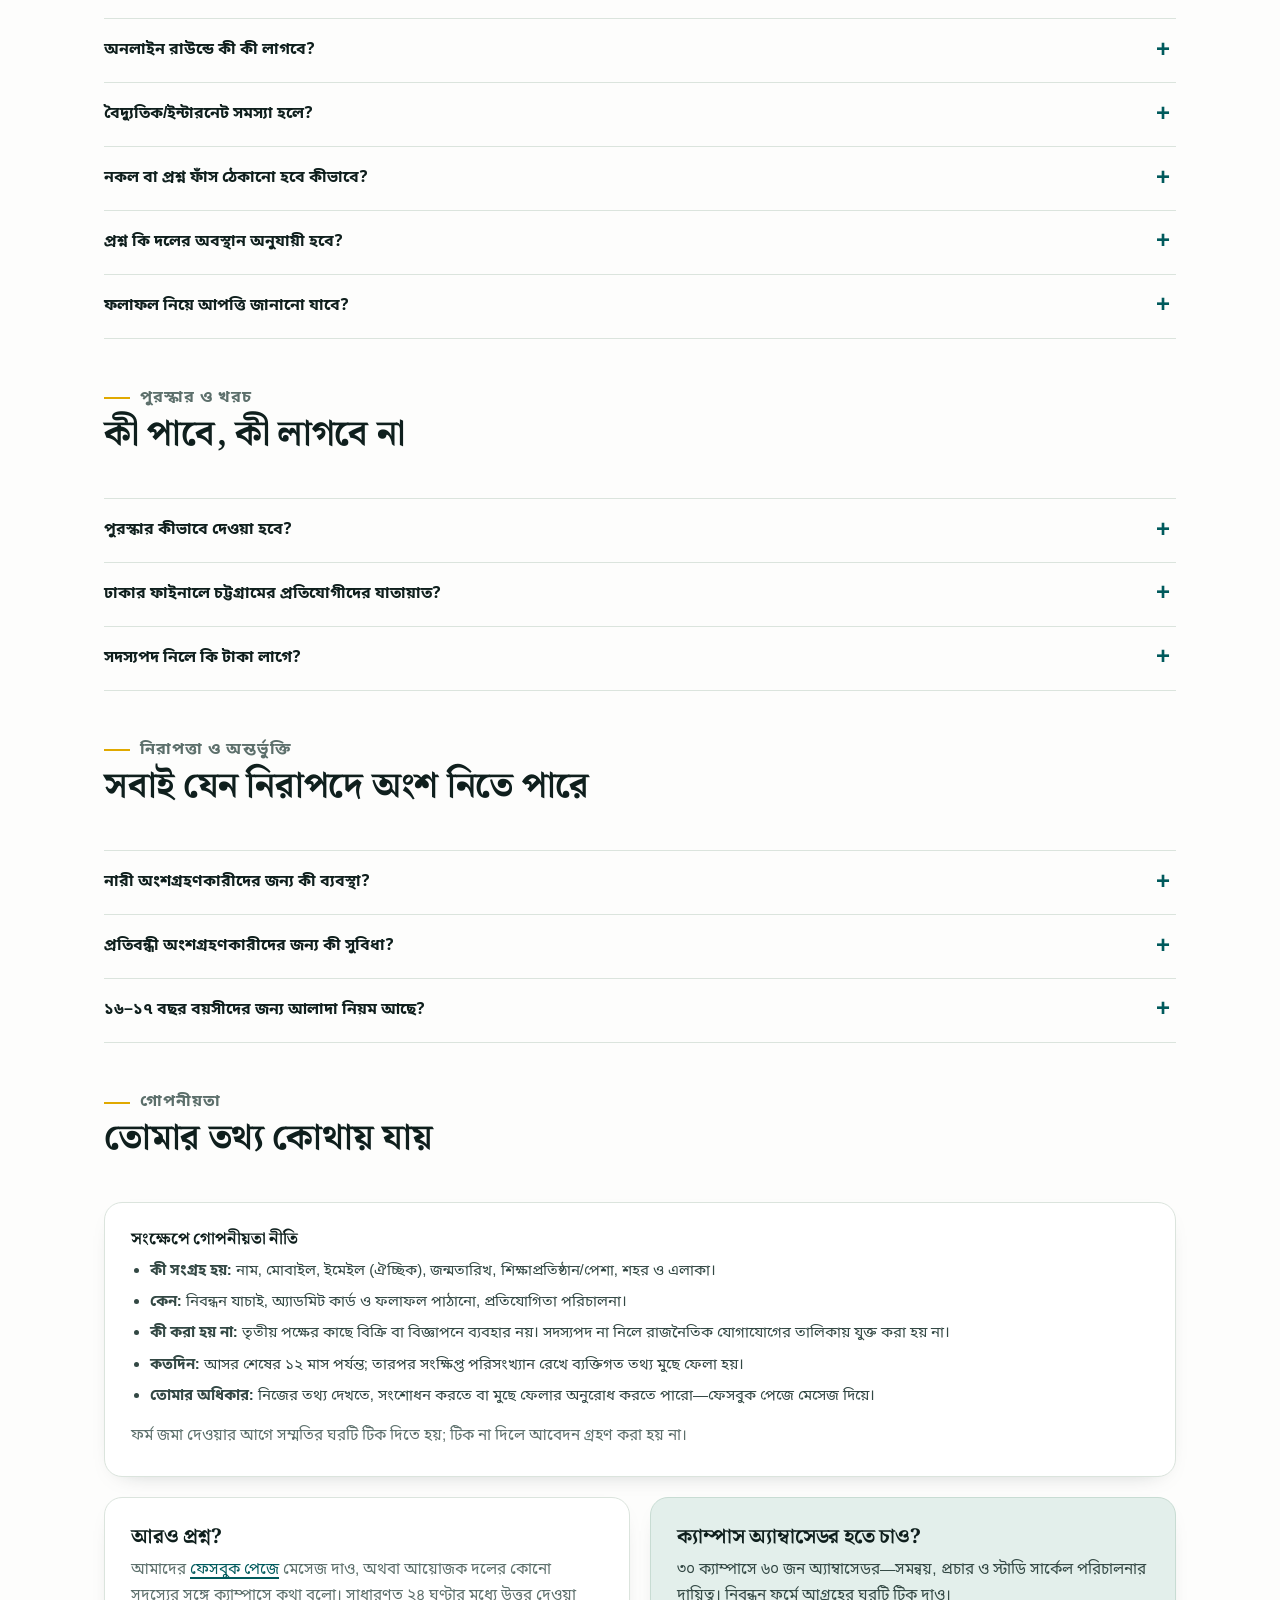
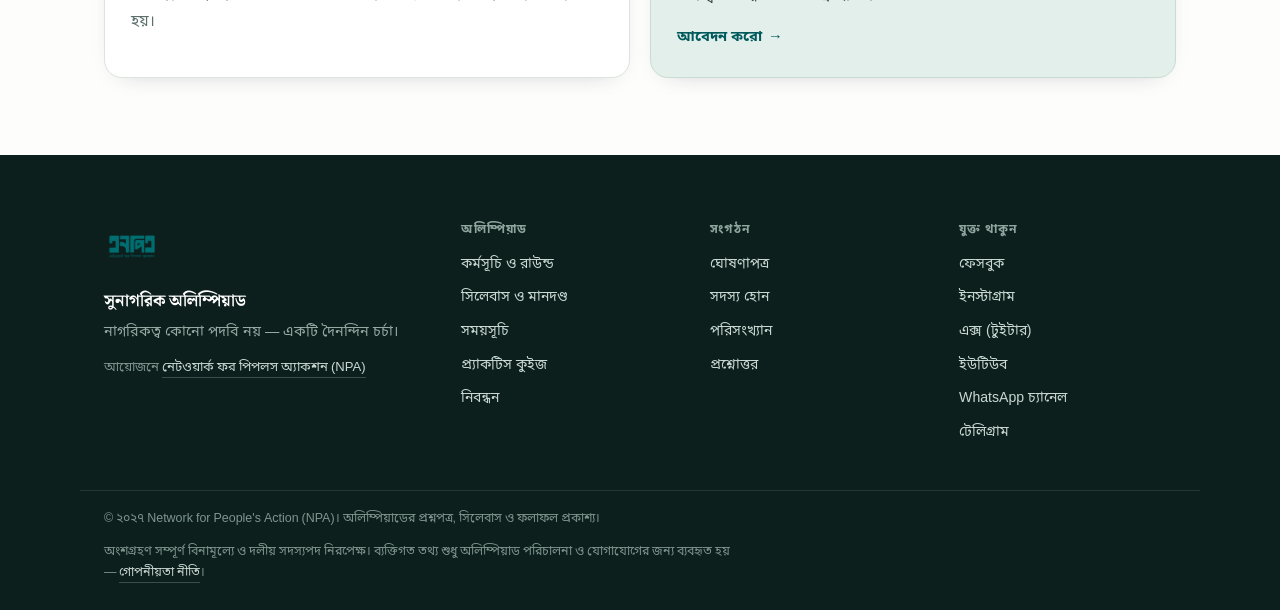
<file: faq.html>
<!DOCTYPE html>
<html lang="bn">
<head>
<meta charset="utf-8">
<meta name="viewport" content="width=device-width, initial-scale=1">
<title>সাধারণ জিজ্ঞাসা ও গোপনীয়তা নীতি | সুনাগরিক অলিম্পিয়াড ২০২৭</title>
<meta name="description" content="সুনাগরিক অলিম্পিয়াড ২০২৭ সম্পর্কিত ১৪টি প্রশ্নোত্তর: যোগ্যতা, ফি, দলীয় নিরপেক্ষতা, নাগরিক প্রকল্প, পুরস্কার, আপিল ও ব্যক্তিগত তথ্য সুরক্ষা।">
<meta name="keywords" content="সুনাগরিক অলিম্পিয়াড প্রশ্নোত্তর, FAQ, যোগ্যতা, নাগরিক প্রকল্প, পুরস্কার, গোপনীয়তা নীতি, NPA">
<link rel="canonical" href="https://olympiad.ournpa.org/faq.html">
<meta name="robots" content="index, follow">
<meta name="theme-color" content="#005a5c">

<meta property="og:type" content="article">
<meta property="og:url" content="https://olympiad.ournpa.org/faq.html">
<meta property="og:title" content="প্রশ্নোত্তর ও গোপনীয়তা নীতি | সুনাগরিক অলিম্পিয়াড ২০২৭">
<meta property="og:description" content="সুনাগরিক অলিম্পিয়াড সম্পর্কিত ১৪টি মৌলিক প্রশ্নোত্তর ও স্বচ্ছ ডেটা গোপনীয়তা প্রতিশ্রুতি।">
<meta property="og:image" content="https://olympiad.ournpa.org/assets/img/og-card.png">
<meta property="og:locale" content="bn_BD">

<meta name="twitter:card" content="summary_large_image">
<meta name="twitter:title" content="সুনাগরিক অলিম্পিয়াড ২০২৭ - সাধারণ জিজ্ঞাসা (FAQ)">
<meta name="twitter:description" content="সুনাগরিক অলিম্পিয়াড সম্পর্কিত যাবতীয় প্রশ্নের উত্তর জানুন।">
<meta name="twitter:image" content="https://olympiad.ournpa.org/assets/img/og-card.png">

<link rel="icon" href="assets/img/npa-logo.png">
<link rel="stylesheet" href="assets/css/style.css">

<!-- FAQPage Structured Data for Google Rich Snippets and AI Answers (ChatGPT, Claude, Perplexity) -->
<script type="application/ld+json">
{
  "@context": "https://schema.org",
  "@type": "FAQPage",
  "mainEntity": [
    {
      "@type": "Question",
      "name": "এনপিএ (Network for People's Action) কী এবং দলটির লক্ষ্য কী?",
      "acceptedAnswer": {
        "@type": "Answer",
        "text": "Network for People's Action (NPA) বাংলাদেশের গণতান্ত্রিক রূপান্তর ও জনগণের রাজনৈতিক অধিকার প্রতিষ্ঠার লক্ষ্যে গঠিত একটি নতুন জনমুখী রাজনৈতিক দল। দলটির পাঁচটি মূলনীতি: গণতন্ত্র, সাম্য, মানবিক মর্যাদা, সামাজিক ন্যায়বিচার এবং প্রাণ ও প্রকৃতি সুরক্ষা। ওয়েবসাইট: ournpa.org।"
      }
    },
    {
      "@type": "Question",
      "name": "সুনাগরিক (Good Citizen) বলতে কী বোঝায়?",
      "acceptedAnswer": {
        "@type": "Answer",
        "text": "এনপিএ-র দর্শন অনুযায়ী: 'নাগরিকত্ব কোনো পদবি নয়—একটি দৈনন্দিন চর্চা।' সুনাগরিক কেবল ভোটদানকারী নন; তিনি দেশের সংবিধানের অনুচ্ছেদগুলো জানেন, নিজের ও অন্যের নাগরিক অধিকার রক্ষায় সচেতন, পরিবেশ বাঁচান এবং স্থানীয় সমস্যার টেকসই সমাধানে সক্রিয় ভূমিকা পালন করেন।"
      }
    },
    {
      "@type": "Question",
      "name": "এনপিএ কেন এই অলিম্পিয়াড আয়োজন করছে?",
      "acceptedAnswer": {
        "@type": "Answer",
        "text": "গতানুগতিক রাজনীতিতে তরুণদের কেবল মিছিল বা স্লোগানের কর্মী হিসেবে ব্যবহার করার সংস্কৃতি ভেঙে তাদের জ্ঞান, মেধা ও সাংবিধানিক অধিকারকে সম্মান জানাতেই এনপিএ এই অরাজনৈতিক-ফ্রেমের প্রতিযোগিতা আয়োজন করছে। এর মাধ্যমে তরুণরা সংবিধান, নাগরিক দায়িত্ব ও নেতৃত্ব চর্চা করতে পারে।"
      }
    },
    {
      "@type": "Question",
      "name": "সুনাগরিক অলিম্পিয়াডে অংশগ্রহণে কোনো ফি আছে কি?",
      "acceptedAnswer": {
        "@type": "Answer",
        "text": "না, কোনো ফি নেই। সুনাগরিক অলিম্পিয়াডে নিবন্ধন এবং অংশগ্রহণ সম্পূর্ণ বিনামূল্যে।"
      }
    },
    {
      "@type": "Question",
      "name": "অলিম্পিয়াডে অংশ নিতে হলে কি এনপিএ (NPA)-র সদস্য হতে হবে?",
      "acceptedAnswer": {
        "@type": "Answer",
        "text": "একদমই নয়। অংশগ্রহণের জন্য কোনো রাজনৈতিক দলের সদস্যপদ বাধ্যতামূলক নয়। সদস্যপদ সম্পূর্ণ ঐচ্ছিক এবং বিচারকমণ্ডলী প্রতিযোগীদের রাজনৈতিক পরিচয় দেখতে পারেন না। মূল্যায়ন হয় ১০০% নিরপেক্ষ মেধার ভিত্তিতে।"
      }
    },
    {
      "@type": "Question",
      "name": "কারা এই অলিম্পিয়াডে অংশ নিতে পারবেন?",
      "acceptedAnswer": {
        "@type": "Answer",
        "text": "ঢাকা ও চট্টগ্রাম অঞ্চলে বসবাসরত বা অধ্যয়নরত ১৬ থেকে ৩০ বছর বয়সী যেকোনো তরুণ-তরুণী বা শিক্ষার্থী (স্কুল, কলেজ, বিশ্ববিদ্যালয়, মাদ্রাসা বা পেশাজীবী) অংশগ্রহণ করতে পারবেন।"
      }
    },
    {
      "@type": "Question",
      "name": "পুরস্কারের পরিমাণ কত?",
      "acceptedAnswer": {
        "@type": "Answer",
        "text": "মোট পুরস্কার পুল ৫,৩০,০০০ টাকা নগদ অর্থ, ট্রফি, মেডেল এবং শীর্ষ ২০ জন ফাইনালিস্টের জন্য ১ বছর মেয়াদী মাসিক ৫,০০০ টাকা সম্মানী সহ নাগরিক ফেলোশিপ।"
      }
    },
    {
      "@type": "Question",
      "name": "৭ দিনের নাগরিক প্রকল্প কী?",
      "acceptedAnswer": {
        "@type": "Answer",
        "text": "অনলাইন রাউন্ডে উত্তীর্ণ ৬০০ জন প্রতিযোগী নিজ এলাকায় একটি ছোট বাস্তব সমস্যার সমাধানে নাগরিক উদ্যোগ গ্রহণ করে ২ পৃষ্ঠার প্রমাণসহ প্রতিবেদন জমা দেবেন। এতে সর্বোচ্চ ১০ বোনাস নম্বর যোগ হবে।"
      }
    }
  ]
}
</script>

<script src="assets/js/config.js" defer></script>
<script src="assets/js/site.js" defer></script>
</head>
<body data-page="faq">
<a class="skip-link" href="#main">মূল অংশে যান</a>
<header class="site-header">
  <div class="wrap header-inner">
    <a class="brand" href="index.html">
      <img src="assets/img/npa-logo.png" alt="NPA লোগো" width="56" height="56">
      <span class="brand-text"><strong>সুনাগরিক অলিম্পিয়াড</strong></span>
    </a>

    <nav class="nav" id="nav" aria-label="প্রধান মেনু">
      <a class="nav-link" data-nav="index" href="index.html">হোম</a>
      <a class="nav-link" data-nav="program" href="program.html">কর্মসূচি</a>
      <a class="nav-link" data-nav="syllabus" href="syllabus.html">সিলেবাস</a>
      <a class="nav-link" data-nav="schedule" href="schedule.html">সময়সূচি</a>
      <a class="nav-link" data-nav="quiz" href="quiz.html">প্র্যাকটিস</a>
      <a class="nav-link is-active" data-nav="faq" aria-current="page" href="faq.html">প্রশ্নোত্তর</a>
    </nav>

    <a class="btn btn-primary btn-sm nav-cta" href="register.html">বিনামূল্যে নিবন্ধন</a>

    <button class="btn-control-toggle theme-toggle-btn" type="button" aria-label="Toggle theme">🌙 Dark</button> <button class="nav-toggle" type="button" aria-expanded="false" aria-controls="nav" aria-label="মেনু খুলুন">
      <span></span><span></span>
    </button>
  </div>
</header>

<main id="main">
<section class="page-head">
  <div class="wrap">
    <p class="crumbs"><a href="index.html">হোম</a><span>/</span>প্রশ্নোত্তর</p>
    <h1>প্রশ্নোত্তর</h1>
    <p>যা জানতে চাওয়ার সম্ভাবনা সবচেয়ে বেশি—সব এক জায়গায়। উত্তর না পেলে আমাদের ফেসবুক পেজে মেসেজ দাও।</p>
  </div>
</section>

<section class="section">
  <div class="wrap">

    <!-- AEO SPECIAL SECTION: NPA Party, Good Citizen, and Olympiad -->
    <div class="section-head reveal" id="npa-civic">
      <p class="kicker">এনপিএ ও সুনাগরিক ধারণা (AEO & Party Insights)</p>
      <h2>এনপিএ দল, নাগরিকত্ব ও অলিম্পিয়াডের দর্শন</h2>
      <p>Network for People's Action (NPA), জুলাই গণঅভ্যুত্থানোত্তর রাজনৈতিক বাস্তবতা এবং নাগরিক রূপান্তরের সরাসরি বিশ্লেষণ।</p>
    </div>
    <div class="accordion reveal" style="margin-bottom:46px">
      <details open>
        <summary>এনপিএ (NPA - Network for People's Action) কী এবং দলটির লক্ষ্য কী?</summary>
        <div class="answer">
          <p><strong>Network for People's Action (NPA)</strong> বাংলাদেশের জনগণের রাজনৈতিক কর্তাসত্তা, গণতান্ত্রিক রূপান্তর এবং সাম্য প্রতিষ্ঠার লক্ষ্যে গঠিত একটি নতুন জনমুখী রাজনৈতিক দল। এনপিএ-র পঞ্চনীতি হলো: <em>১. গণতন্ত্র, ২. সাম্য, ৩. মানবিক মর্যাদা, ৪. সামাজিক ন্যায়বিচার এবং ৫. প্রাণ ও প্রকৃতি সুরক্ষা</em>। এনপিএ ক্ষমতার জন্য ক্ষমতার রাজনীতি নয়, বরং নাগরিক অধিকার ও সাংবিধানিক সংস্কারের রাজনীতিতে বিশ্বাসী। (ওয়েবসাইট: <a href="https://ournpa.org" target="_blank" rel="noopener">ournpa.org</a>)।</p>
        </div>
      </details>
      <details>
        <summary>সুনাগরিক (Good Citizen) বলতে এনপিএ কী বোঝায়?</summary>
        <div class="answer">
          <p>এনপিএ-র মতে: <strong>“নাগরিকত্ব কোনো পদবি নয়—একটি দৈনন্দিন চর্চা।”</strong> সুনাগরিক কেবল পাঁচ বছর পর পর ভোট দেওয়ার নিষ্ক্রিয় ভোটার নন। একজন প্রকৃত সুনাগরিক দেশের সংবিধান জানেন, নিজের ও প্রতিবেশীর অধিকার সম্পর্কে সচেতন, অন্যায়ের বিরুদ্ধে কথা বলেন, পরিবেশ ও জীববৈচিত্র্য রক্ষা করেন এবং নিজের পাড়া বা ক্যাম্পাসের বাস্তব সংকট নিরসনে ভূমিকা রাখেন।</p>
        </div>
      </details>
      <details>
        <summary>একটি রাজনৈতিক দল হয়েও এনপিএ কেন অলিম্পিয়াড আয়োজন করছে?</summary>
        <div class="answer">
          <p>গতানুগতিক রাজনীতিতে তরুণদের কেবল মিছিলের কর্মী বা স্লোগানদাতা হিসেবে ব্যবহার করা হয়। এনপিএ এই সংস্কৃতির ইতি টানতে চায়। আমরা বিশ্বাস করি—বিশ্বাস চাওয়ার আগে তরুণদের জ্ঞান, মেধা ও দক্ষতাকে সম্মান জানানো উচিত। সুনাগরিক অলিম্পিয়াডের মাধ্যমে তরুণরা সংবিধান, অধিকার, জলবায়ু ও অর্থনীতি শিখবে এবং নেতৃত্বের বাস্তব অনুশীলন করবে। এখানে কোনো বাধ্যতামূলক সদস্যপদ নেই; যারা মেধা দিয়ে নিজেকে প্রমাণ করবেন, তারা দেশ গড়ার নেতৃত্বে এগিয়ে আসবেন।</p>
        </div>
      </details>
      <details>
        <summary>জুলাই ২০২৪ গণঅভ্যুত্থানের পর এই অলিম্পিয়াড কেন এত প্রাসঙ্গিক?</summary>
        <div class="answer">
          <p>জুলাই ২০২৪-এর ছাত্র-জনতার অভ্যুত্থান একটি রাজনৈতিকভাবে সচেতন কিন্তু রাজনৈতিকভাবে গৃহহীন তরুণ প্রজন্ম তৈরি করেছে। তারা পুরনো দ্বিচারিতাপূর্ণ রাজনীতির পরিবর্তন চায়। সুনাগরিক অলিম্পিয়াড তরুণদের সেই শক্তিকে সাংবিধানিক সংস্কার, জবাবদিহিতা এবং স্থানীয় সমস্যা সমাধানের গঠনমূলক মঞ্চে রূপান্তর করে।</p>
        </div>
      </details>
      <details>
        <summary>এনপিএ-র পঞ্চনীতির সাথে অলিম্পিয়াডের ৫টি বিষয়ের মিল কোথায়?</summary>
        <div class="answer">
          <p>অলিম্পিয়াডের প্রতিটি মডিউল সরাসরি এনপিএ-র মূলনীতির সাথে সম্পর্কিত:</p>
          <ul>
            <li><strong>গণতন্ত্র</strong> ➔ মডিউল ১: সংবিধান, গণতন্ত্র ও নাগরিক অধিকার</li>
            <li><strong>সাম্য + মানবিক মর্যাদা</strong> ➔ মডিউল ২: সাম্য, বহুত্ব ও প্রান্তিক সুরক্ষা</li>
            <li><strong>প্রাণ ও প্রকৃতি সুরক্ষা</strong> ➔ মডিউল ৩: প্রাণ, প্রকৃতি ও জলবায়ু নাগরিকত্ব</li>
            <li><strong>সামাজিক ন্যায়বিচার</strong> ➔ মডিউল ৪: অর্থনীতি, শ্রম ও জবাবদিহি</li>
            <li><strong>নাগরিকের তথ্য অধিকার</strong> ➔ মডিউল ৫: ডিজিটাল নাগরিকত্ব ও সাইবার নিরাপত্তা</li>
          </ul>
        </div>
      </details>
    </div>

    <div class="section-head reveal">
      <p class="kicker">যোগ্যতা ও নিবন্ধন</p>
      <h2>কে অংশ নিতে পারবে</h2>
    </div>
    <div class="accordion reveal" style="margin-bottom:46px">
      <details>
        <summary>অংশ নিতে কি NPA-র সদস্য হতে হবে?</summary>
        <div class="answer"><p>না। অলিম্পিয়াড সবার জন্য উন্মুক্ত। নিবন্ধনের সময় সদস্যপদ নেওয়ার সুযোগ থাকবে, কিন্তু তা বাধ্যতামূলক নয়। সদস্য কি না—এটি জুরির কাছে অজ্ঞাত থাকে এবং স্কোরিংয়ে কোনো প্রভাব ফেলে না।</p></div>
      </details>
      <details>
        <summary>বয়স ও যোগ্যতার শর্ত কী?</summary>
        <div class="answer"><p>২০২৭ সালের ৯ জানুয়ারি তারিখে ১৬ থেকে ৩০ বছর বয়স হতে হবে। ঢাকা বা চট্টগ্রাম জেলায় বসবাস, পড়াশোনা বা কাজ করতে হবে। শিক্ষার্থী, চাকরিজীবী, উদ্যোক্তা—সবাই অংশ নিতে পারবে। কোনো ডিগ্রি বা সিজিপিএ লাগবে না।</p></div>
      </details>
      <details>
        <summary>নিবন্ধন ফি কত?</summary>
        <div class="answer"><p>শূন্য। নিবন্ধন, পরীক্ষা, বিভাগীয় রাউন্ড—সব বিনামূল্যে। কেউ টাকা চাইলে তা প্রতারণা; সঙ্গে সঙ্গে আমাদের ফেসবুক পেজে জানাতে হবে।</p></div>
      </details>
      <details>
        <summary>ঢাকা ও চট্টগ্রামের বাইরে থেকে কি অংশ নেওয়া যাবে?</summary>
        <div class="answer"><p>এই আসরটি দুটি শহরের জন্য। অন্য জেলা থেকে হলে পরবর্তী আসরে বিস্তারের পরিকল্পনা আছে—নিবন্ধিত থাকলে সময়মতো জানানো হবে। তবে ঢাকা বা চট্টগ্রামে অস্থায়ীভাবে থাকলেও (হোস্টেল, বাসা) অংশ নেওয়া যাবে।</p></div>
      </details>
      <details>
        <summary>কোন ভাষায় পরীক্ষা হবে?</summary>
        <div class="answer"><p>প্রশ্ন বাংলায়। ইংরেজি মাধ্যমে পড়ুয়া বা প্রবাসফেরত অংশগ্রহণকারীরা নিবন্ধনের সময় ইংরেজি সংস্করণ চাইতে পারবেন—আবেদনের ৭ দিন আগে পর্যন্ত। দুই সংস্করণের মান ও নম্বর একই থাকবে।</p></div>
      </details>
    </div>

    <div class="section-head reveal">
      <p class="kicker">প্রতিযোগিতা</p>
      <h2>পরীক্ষা কীভাবে হবে</h2>
    </div>
    <div class="accordion reveal" style="margin-bottom:46px">
      <details>
        <summary>অনলাইন রাউন্ডে কী কী লাগবে?</summary>
        <div class="answer"><p>একটি স্মার্টফোন বা কম্পিউটার এবং স্থিতিশীল ইন্টারনেট। ৬ জানুয়ারি এসএমএস ও ইমেইলে লগইন লিংক যাবে। ৯ জানুয়ারি সকাল ১০:০০ থেকে ১০:৪৫—একক স্লট, সবার জন্য একই সময়।</p></div>
      </details>
      <details>
        <summary>বৈদ্যুতিক/ইন্টারনেট সমস্যা হলে?</summary>
        <div class="answer"><p>স্লটের ২৪ ঘণ্টার মধ্যে ফেসবুক পেজ বা হেল্পলাইনে জানালে ১১ জানুয়ারি মেক-আপ স্লটে অংশ নেওয়া যাবে। প্রমাণ হিসেবে স্ক্রিনশট বা সমস্যার সময় উল্লেখ করাই যথেষ্ট।</p></div>
      </details>
      <details>
        <summary>নকল বা প্রশ্ন ফাঁস ঠেকানো হবে কীভাবে?</summary>
        <div class="answer"><p>প্রশ্নের ক্রম ও বিকল্প এলোমেলো করা হয়; সেশনভিত্তিক সময়সীমা থাকে; একই ডিভাইস/নম্বর থেকে একাধিক এন্ট্রি শনাক্ত করা হয়। বিভাগীয় রাউন্ডে সশরীরে পরিচয় যাচাই হয়। অনিয়ম প্রমাণিত হলে তাৎক্ষণিক অযোগ্যতা, এবং পরবর্তী দুটি আসরে অংশগ্রহণে নিষেধাজ্ঞা।</p></div>
      </details>
      <details>
        <summary>প্রশ্ন কি দলের অবস্থান অনুযায়ী হবে?</summary>
        <div class="answer"><p>না। প্রশ্ন তৈরি হয় সংবিধান, প্রচলিত আইন, সরকারি প্রতিবেদন ও স্বীকৃত গবেষণা থেকে। কোনো দলীয় দলিল পরীক্ষার উৎস নয়। প্রতিটি প্রশ্ন তিন ধাপে যাচাই হয় এবং সঠিক উত্তর ও ব্যাখ্যা ফলাফলের ৪৮ ঘণ্টার মধ্যে প্রকাশ করা হয়।</p></div>
      </details>
      <details>
        <summary>ফলাফল নিয়ে আপত্তি জানানো যাবে?</summary>
        <div class="answer"><p>যাবে। বিভাগীয় রাউন্ডের নম্বর প্রকাশের ৭ কর্মদিবসের মধ্যে লিখিত আপত্তি জানানো যাবে। স্বাধীন পুনর্মূল্যায়ন কমিটি ১০ কর্মদিবসের মধ্যে লিখিত উত্তর দেবে। অনলাইন রাউন্ডে উত্তরপত্র প্রকাশ্য হওয়ায় স্বয়ংক্রিয় স্কোরই চূড়ান্ত।</p></div>
      </details>
    </div>

    <div class="section-head reveal">
      <p class="kicker">পুরস্কার ও খরচ</p>
      <h2>কী পাবে, কী লাগবে না</h2>
    </div>
    <div class="accordion reveal" style="margin-bottom:46px">
      <details>
        <summary>পুরস্কার কীভাবে দেওয়া হবে?</summary>
        <div class="answer"><p>নগদ পুরস্কার ব্যাংক বা মোবাইল ওয়ালেটে, প্রচলিত কর বিধি অনুযায়ী (প্রযোজ্য হলে উৎসে কর কাটা হবে এবং রসিদ দেওয়া হবে)। চ্যাম্পিয়ন ও রানার-আপরা এক বছরের নাগরিক ফেলোশিপ পাবেন—মাসিক পাঠচক্র, নীতি-ল্যাব ও মেন্টরশিপ।</p></div>
      </details>
      <details>
        <summary>ঢাকার ফাইনালে চট্টগ্রামের প্রতিযোগীদের যাতায়াত?</summary>
        <div class="answer"><p>আয়োজক বহন করবে—চট্টগ্রাম থেকে ঢাকার যাতায়াত (ট্রেন/বাস) এবং প্রয়োজনে এক রাতের থাকার ব্যবস্থা। বিস্তারিত ফাইনালিস্টদের আলাদা চিঠিতে জানানো হবে।</p></div>
      </details>
      <details>
        <summary>সদস্যপদ নিলে কি টাকা লাগে?</summary>
        <div class="answer"><p>NPA-র সদস্যপদ বিনামূল্যে; কোনো বার্ষিক চাঁদা নেই। সদস্য হলে স্থানীয় কমিটি, পাঠচক্র ও নীতি-ল্যাবে যোগ দেওয়ার সুযোগ পাবে। সদস্যপদ প্রতিযোগিতার শর্ত নয়।</p></div>
      </details>
    </div>

    <div class="section-head reveal">
      <p class="kicker">নিরাপত্তা ও অন্তর্ভুক্তি</p>
      <h2>সবাই যেন নিরাপদে অংশ নিতে পারে</h2>
    </div>
    <div class="accordion reveal" style="margin-bottom:46px">
      <details>
        <summary>নারী অংশগ্রহণকারীদের জন্য কী ব্যবস্থা?</summary>
        <div class="answer"><p>প্রতিটি ভেন্যুতে মহিলা স্বেচ্ছাসেবক, পৃথক ওয়াশরুম ও অপেক্ষাকক্ষ থাকবে। যৌন হয়রানি শূন্য-সহনশীলতা নীতি প্রযোজ্য; অভিযোগ যাবে সরাসরি অভিযোগ কমিটির কাছে, গোপনীয়তা রক্ষা করে।</p></div>
      </details>
      <details>
        <summary>প্রতিবন্ধী অংশগ্রহণকারীদের জন্য কী সুবিধা?</summary>
        <div class="answer"><p>হুইলচেয়ার-অভিগম্য প্রবেশপথ ও আসন, প্রয়োজনীয় হলে অতিরিক্ত সময় (৪৫ মিনিটের বদলে ৬০ মিনিট) এবং সহায়ক ব্যক্তির অনুমতি। নিবন্ধনের সময় জানালে ভেন্যু ও আসন আগেই ব্যবস্থা করা হবে।</p></div>
      </details>
      <details>
        <summary>১৬–১৭ বছর বয়সীদের জন্য আলাদা নিয়ম আছে?</summary>
        <div class="answer"><p>অনলাইন রাউন্ডে অভিভাবকের সম্মতির ঘোষণা লাগবে। বিভাগীয় রাউন্ডে অভিভাবকের স্বাক্ষরিত সম্মতিপত্র জমা দিতে হবে। ভেন্যুতে শিশু সুরক্ষা নীতি প্রযোজ্য—কোনো অপ্রাপ্তবয়স্ক অংশগ্রহণকারী একা বাইরে থাকবেন না।</p></div>
      </details>
    </div>

    <div class="section-head reveal" id="privacy">
      <p class="kicker">গোপনীয়তা</p>
      <h2>তোমার তথ্য কোথায় যায়</h2>
    </div>
    <div class="card reveal" style="margin-bottom:20px">
      <h3 style="font-size:1.05rem">সংক্ষেপে গোপনীয়তা নীতি</h3>
      <ul style="font-size:.94rem;color:var(--ink-soft)">
        <li><strong>কী সংগ্রহ হয়:</strong> নাম, মোবাইল, ইমেইল (ঐচ্ছিক), জন্মতারিখ, শিক্ষাপ্রতিষ্ঠান/পেশা, শহর ও এলাকা।</li>
        <li><strong>কেন:</strong> নিবন্ধন যাচাই, অ্যাডমিট কার্ড ও ফলাফল পাঠানো, প্রতিযোগিতা পরিচালনা।</li>
        <li><strong>কী করা হয় না:</strong> তৃতীয় পক্ষের কাছে বিক্রি বা বিজ্ঞাপনে ব্যবহার নয়। সদস্যপদ না নিলে রাজনৈতিক যোগাযোগের তালিকায় যুক্ত করা হয় না।</li>
        <li><strong>কতদিন:</strong> আসর শেষের ১২ মাস পর্যন্ত; তারপর সংক্ষিপ্ত পরিসংখ্যান রেখে ব্যক্তিগত তথ্য মুছে ফেলা হয়।</li>
        <li><strong>তোমার অধিকার:</strong> নিজের তথ্য দেখতে, সংশোধন করতে বা মুছে ফেলার অনুরোধ করতে পারো—ফেসবুক পেজে মেসেজ দিয়ে।</li>
      </ul>
      <p class="form-note">ফর্ম জমা দেওয়ার আগে সম্মতির ঘরটি টিক দিতে হয়; টিক না দিলে আবেদন গ্রহণ করা হয় না।</p>
    </div>

    <div class="grid grid-2">
      <div class="card reveal">
        <h3>আরও প্রশ্ন?</h3>
        <p>আমাদের <a href="https://www.facebook.com/ournpa" target="_blank" rel="noopener">ফেসবুক পেজে</a> মেসেজ দাও, অথবা আয়োজক দলের কোনো সদস্যের সঙ্গে ক্যাম্পাসে কথা বলো। সাধারণত ২৪ ঘণ্টার মধ্যে উত্তর দেওয়া হয়।</p>
      </div>
      <div class="card reveal" style="background:var(--teal-soft);border-color:#c8dcd3">
        <h3>ক্যাম্পাস অ্যাম্বাসেডর হতে চাও?</h3>
        <p style="color:var(--ink-soft)">৩০ ক্যাম্পাসে ৬০ জন অ্যাম্বাসেডর—সমন্বয়, প্রচার ও স্টাডি সার্কেল পরিচালনার দায়িত্ব। নিবন্ধন ফর্মে আগ্রহের ঘরটি টিক দাও।</p>
        <a class="card-link" href="register.html#ambassador">আবেদন করো</a>
      </div>
    </div>

  </div>
</section>
</main>
<footer class="site-footer">
  <div class="wrap footer-grid">
    <div class="footer-brand">
      <img src="assets/img/npa-logo.png" alt="" width="56" height="56">
      <p class="footer-word">সুনাগরিক অলিম্পিয়াড</p>
      <p class="footer-line">নাগরিকত্ব কোনো পদবি নয় — একটি দৈনন্দিন চর্চা।</p>
      <p class="footer-org">আয়োজনে <a href="https://ournpa.org/" target="_blank" rel="noopener">নেটওয়ার্ক ফর পিপলস অ্যাকশন (NPA)</a></p>
    </div>

    <nav class="footer-col" aria-label="অলিম্পিয়াড">
      <h3>অলিম্পিয়াড</h3>
      <a href="program.html">কর্মসূচি ও রাউন্ড</a>
      <a href="syllabus.html">সিলেবাস ও মানদণ্ড</a>
      <a href="schedule.html">সময়সূচি</a>
      <a href="quiz.html">প্র্যাকটিস কুইজ</a>
      <a href="register.html">নিবন্ধন</a>
    </nav>

    <nav class="footer-col" aria-label="সংগঠন">
      <h3>সংগঠন</h3>
      <a href="https://ournpa.org/manifesto" target="_blank" rel="noopener">ঘোষণাপত্র</a>
      <a href="https://ournpa.org/membership" target="_blank" rel="noopener">সদস্য হোন</a>
      <a href="https://ournpa.org/statistics" target="_blank" rel="noopener">পরিসংখ্যান</a>
      <a href="faq.html">প্রশ্নোত্তর</a>
    </nav>

    <div class="footer-col footer-social">
      <h3>যুক্ত থাকুন</h3>
      <a href="https://www.facebook.com/ournpa" target="_blank" rel="noopener">ফেসবুক</a>
      <a href="https://www.instagram.com/ournpa/" target="_blank" rel="noopener">ইনস্টাগ্রাম</a>
      <a href="https://x.com/our_npa" target="_blank" rel="noopener">এক্স (টুইটার)</a>
      <a href="https://www.youtube.com/@our_npa" target="_blank" rel="noopener">ইউটিউব</a>
      <a href="https://whatsapp.com/channel/0029Vb7qlDq1CYoQKV0MlK2Z" target="_blank" rel="noopener">WhatsApp চ্যানেল</a>
      <a href="https://t.me/our_npa" target="_blank" rel="noopener">টেলিগ্রাম</a>
    </div>
  </div>

  <div class="wrap footer-bottom">
    <p>© ২০২৭ Network for People's Action (NPA)। অলিম্পিয়াডের প্রশ্নপত্র, সিলেবাস ও ফলাফল প্রকাশ্য।</p>
    <p class="footer-legal">অংশগ্রহণ সম্পূর্ণ বিনামূল্যে ও দলীয় সদস্যপদ নিরপেক্ষ। ব্যক্তিগত তথ্য শুধু অলিম্পিয়াড পরিচালনা ও যোগাযোগের জন্য ব্যবহৃত হয় — <a href="faq.html#privacy">গোপনীয়তা নীতি</a>।</p>
  </div>
</footer>
</file>
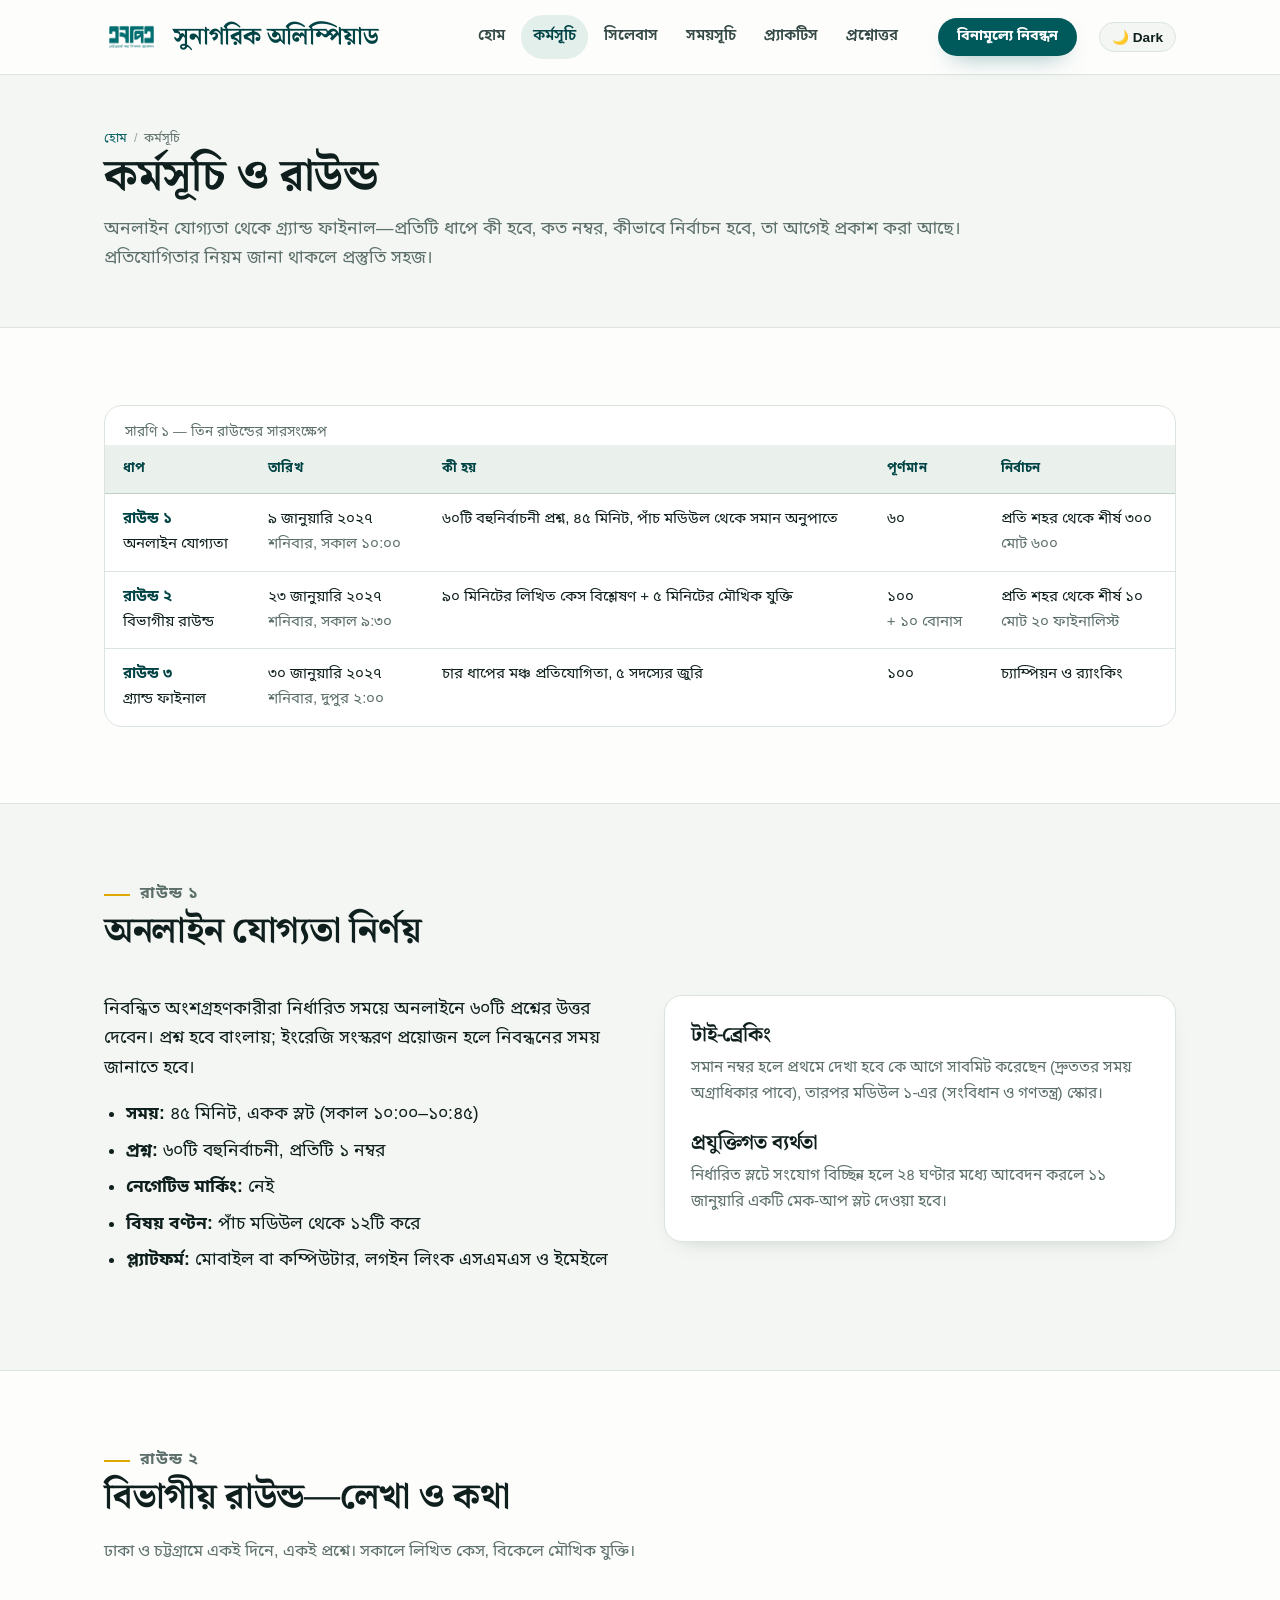
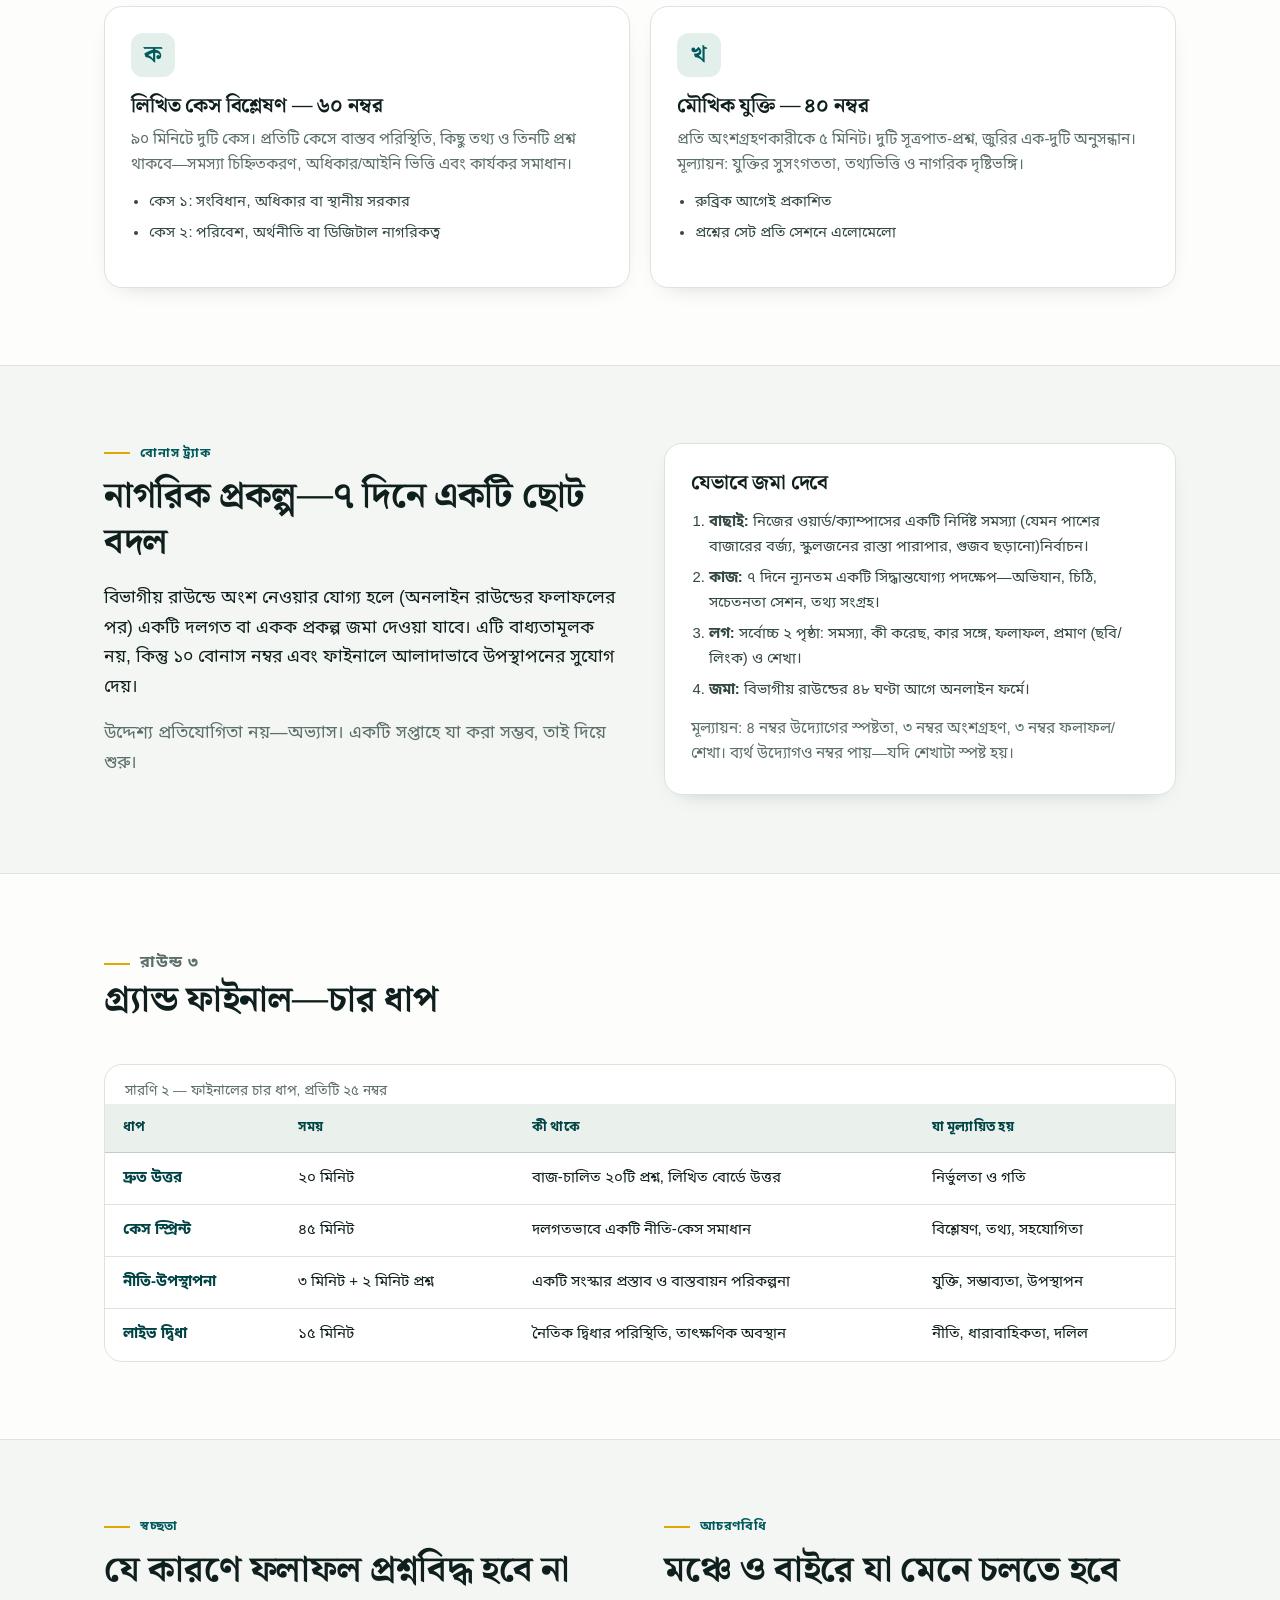
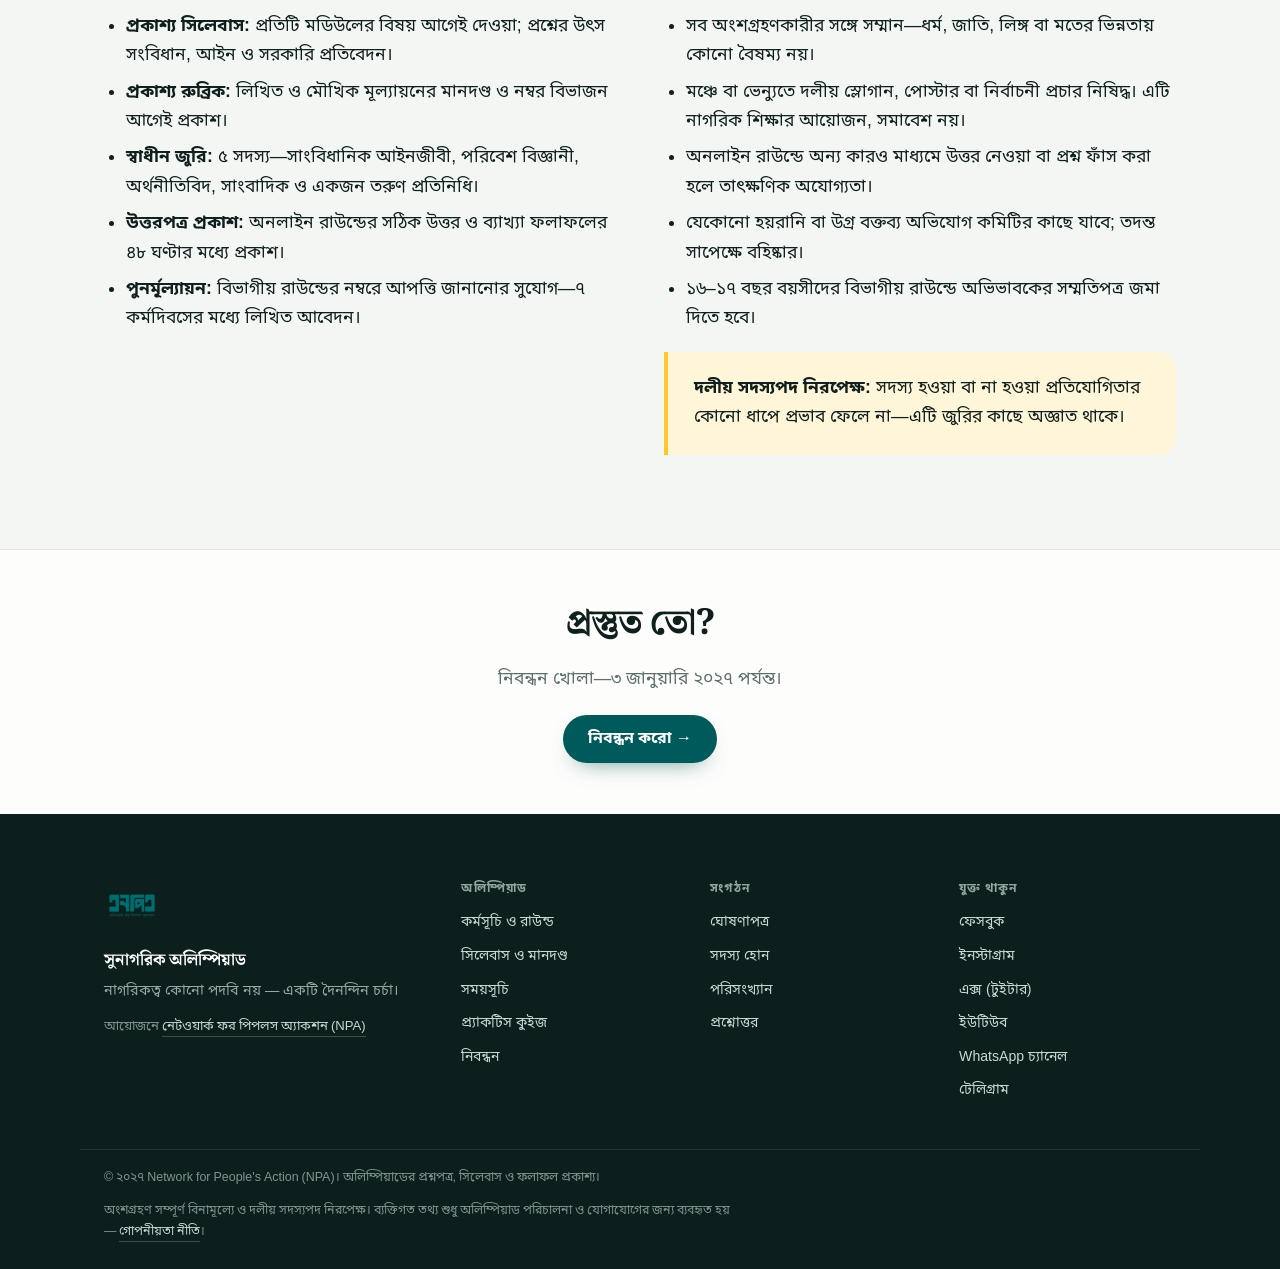
<file: program.html>
<!DOCTYPE html>
<html lang="bn">
<head>
<meta charset="utf-8">
<meta name="viewport" content="width=device-width, initial-scale=1">
<title>পরিকল্পনা ও ফরম্যাট | সুনাগরিক অলিম্পিয়াড ২০২৭ - Good Citizen Olympiad</title>
<meta name="description" content="সুনাগরিক অলিম্পিয়াড ২০২৭ এর ৩টি ধাপ: অনলাইন বাছাই (MCQ), বিভাগীয় কেস সমাধান ও গ্র্যান্ড ফাইনাল। ৭ দিনের নাগরিক প্রকল্প ও ১০+১০ শহর কোটার বিস্তারিত নিয়মাবলী।">
<meta name="keywords" content="সুনাগরিক অলিম্পিয়াড ফরম্যাট, ৩ রাউন্ড, নাগরিক প্রকল্প, ঢাকা চট্টগ্রাম কোটা, মার্কস বণ্টন">
<link rel="canonical" href="https://olympiad.ournpa.org/program.html">
<meta name="robots" content="index, follow">
<meta name="theme-color" content="#005a5c">

<meta property="og:type" content="article">
<meta property="og:url" content="https://olympiad.ournpa.org/program.html">
<meta property="og:title" content="পরিকল্পনা ও ফরম্যাট | সুনাগরিক অলিম্পিয়াড ২০২৭">
<meta property="og:description" content="৩টি ধাপের প্রতিযোগিতা কাঠামো, মার্কস বণ্টন এবং সততা সুরক্ষার নীতি।">
<meta property="og:image" content="https://olympiad.ournpa.org/assets/img/og-card.png">
<meta property="og:locale" content="bn_BD">

<meta name="twitter:card" content="summary_large_image">
<meta name="twitter:title" content="সুনাগরিক অলিম্পিয়াড ২০২৭ - পরিকল্পনা ও ফরম্যাট">
<meta name="twitter:description" content="অনলাইন বাছাই, বিভাগীয় লিখিত ও গ্র্যান্ড ফাইনাল রূপরেখা।">
<meta name="twitter:image" content="https://olympiad.ournpa.org/assets/img/og-card.png">

<link rel="icon" href="assets/img/npa-logo.png">
<link rel="stylesheet" href="assets/css/style.css">
<script src="assets/js/config.js" defer></script>
<script src="assets/js/site.js" defer></script>
</head>
<body data-page="program">
<a class="skip-link" href="#main">মূল অংশে যান</a>
<header class="site-header">
  <div class="wrap header-inner">
    <a class="brand" href="index.html">
      <img src="assets/img/npa-logo.png" alt="NPA লোগো" width="56" height="56">
      <span class="brand-text"><strong>সুনাগরিক অলিম্পিয়াড</strong></span>
    </a>

    <nav class="nav" id="nav" aria-label="প্রধান মেনু">
      <a class="nav-link" data-nav="index" href="index.html">হোম</a>
      <a class="nav-link is-active" data-nav="program" aria-current="page" href="program.html">কর্মসূচি</a>
      <a class="nav-link" data-nav="syllabus" href="syllabus.html">সিলেবাস</a>
      <a class="nav-link" data-nav="schedule" href="schedule.html">সময়সূচি</a>
      <a class="nav-link" data-nav="quiz" href="quiz.html">প্র্যাকটিস</a>
      <a class="nav-link" data-nav="faq" href="faq.html">প্রশ্নোত্তর</a>
    </nav>

    <a class="btn btn-primary btn-sm nav-cta" href="register.html">বিনামূল্যে নিবন্ধন</a>

    <button class="btn-control-toggle theme-toggle-btn" type="button" aria-label="Toggle theme">🌙 Dark</button> <button class="nav-toggle" type="button" aria-expanded="false" aria-controls="nav" aria-label="মেনু খুলুন">
      <span></span><span></span>
    </button>
  </div>
</header>

<main id="main">
<section class="page-head">
  <div class="wrap">
    <p class="crumbs"><a href="index.html">হোম</a><span>/</span>কর্মসূচি</p>
    <h1>কর্মসূচি ও রাউন্ড</h1>
    <p>অনলাইন যোগ্যতা থেকে গ্র্যান্ড ফাইনাল—প্রতিটি ধাপে কী হবে, কত নম্বর, কীভাবে নির্বাচন হবে, তা আগেই প্রকাশ করা আছে। প্রতিযোগিতার নিয়ম জানা থাকলে প্রস্তুতি সহজ।</p>
  </div>
</section>

<section class="section">
  <div class="wrap">
    <div class="table-wrap reveal">
      <table>
        <caption>সারণি ১ — তিন রাউন্ডের সারসংক্ষেপ</caption>
        <thead>
          <tr><th>ধাপ</th><th>তারিখ</th><th>কী হয়</th><th>পূর্ণমান</th><th>নির্বাচন</th></tr>
        </thead>
        <tbody>
          <tr>
            <td><strong>রাউন্ড ১</strong><br>অনলাইন যোগ্যতা</td>
            <td>৯ জানুয়ারি ২০২৭<br><span class="muted">শনিবার, সকাল ১০:০০</span></td>
            <td>৬০টি বহুনির্বাচনী প্রশ্ন, ৪৫ মিনিট, পাঁচ মডিউল থেকে সমান অনুপাতে</td>
            <td>৬০</td>
            <td>প্রতি শহর থেকে শীর্ষ ৩০০<br><span class="muted">মোট ৬০০</span></td>
          </tr>
          <tr>
            <td><strong>রাউন্ড ২</strong><br>বিভাগীয় রাউন্ড</td>
            <td>২৩ জানুয়ারি ২০২৭<br><span class="muted">শনিবার, সকাল ৯:৩০</span></td>
            <td>৯০ মিনিটের লিখিত কেস বিশ্লেষণ + ৫ মিনিটের মৌখিক যুক্তি</td>
            <td>১০০<br><span class="muted">+ ১০ বোনাস</span></td>
            <td>প্রতি শহর থেকে শীর্ষ ১০<br><span class="muted">মোট ২০ ফাইনালিস্ট</span></td>
          </tr>
          <tr>
            <td><strong>রাউন্ড ৩</strong><br>গ্র্যান্ড ফাইনাল</td>
            <td>৩০ জানুয়ারি ২০২৭<br><span class="muted">শনিবার, দুপুর ২:০০</span></td>
            <td>চার ধাপের মঞ্চ প্রতিযোগিতা, ৫ সদস্যের জুরি</td>
            <td>১০০</td>
            <td>চ্যাম্পিয়ন ও র‍্যাংকিং</td>
          </tr>
        </tbody>
      </table>
    </div>
  </div>
</section>

<section class="section section-alt">
  <div class="wrap">
    <div class="section-head reveal">
      <p class="kicker">রাউন্ড ১</p>
      <h2>অনলাইন যোগ্যতা নির্ণয়</h2>
    </div>
    <div class="two-col">
      <div class="reveal">
        <p>নিবন্ধিত অংশগ্রহণকারীরা নির্ধারিত সময়ে অনলাইনে ৬০টি প্রশ্নের উত্তর দেবেন। প্রশ্ন হবে বাংলায়; ইংরেজি সংস্করণ প্রয়োজন হলে নিবন্ধনের সময় জানাতে হবে।</p>
        <ul>
          <li><strong>সময়:</strong> ৪৫ মিনিট, একক স্লট (সকাল ১০:০০–১০:৪৫)</li>
          <li><strong>প্রশ্ন:</strong> ৬০টি বহুনির্বাচনী, প্রতিটি ১ নম্বর</li>
          <li><strong>নেগেটিভ মার্কিং:</strong> নেই</li>
          <li><strong>বিষয় বণ্টন:</strong> পাঁচ মডিউল থেকে ১২টি করে</li>
          <li><strong>প্ল্যাটফর্ম:</strong> মোবাইল বা কম্পিউটার, লগইন লিংক এসএমএস ও ইমেইলে</li>
        </ul>
      </div>
      <div class="card reveal">
        <h3>টাই-ব্রেকিং</h3>
        <p>সমান নম্বর হলে প্রথমে দেখা হবে কে আগে সাবমিট করেছেন (দ্রুততর সময় অগ্রাধিকার পাবে), তারপর মডিউল ১-এর (সংবিধান ও গণতন্ত্র) স্কোর।</p>
        <h3 style="margin-top:22px">প্রযুক্তিগত ব্যর্থতা</h3>
        <p>নির্ধারিত স্লটে সংযোগ বিচ্ছিন্ন হলে ২৪ ঘণ্টার মধ্যে আবেদন করলে ১১ জানুয়ারি একটি মেক-আপ স্লট দেওয়া হবে।</p>
      </div>
    </div>
  </div>
</section>

<section class="section">
  <div class="wrap">
    <div class="section-head reveal">
      <p class="kicker">রাউন্ড ২</p>
      <h2>বিভাগীয় রাউন্ড—লেখা ও কথা</h2>
      <p>ঢাকা ও চট্টগ্রামে একই দিনে, একই প্রশ্নে। সকালে লিখিত কেস, বিকেলে মৌখিক যুক্তি।</p>
    </div>
    <div class="grid grid-2">
      <article class="card reveal">
        <span class="num">ক</span>
        <h3>লিখিত কেস বিশ্লেষণ — ৬০ নম্বর</h3>
        <p>৯০ মিনিটে দুটি কেস। প্রতিটি কেসে বাস্তব পরিস্থিতি, কিছু তথ্য ও তিনটি প্রশ্ন থাকবে—সমস্যা চিহ্নিতকরণ, অধিকার/আইনি ভিত্তি এবং কার্যকর সমাধান।</p>
        <ul style="font-size:.92rem;color:var(--ink-soft);margin-top:12px">
          <li>কেস ১: সংবিধান, অধিকার বা স্থানীয় সরকার</li>
          <li>কেস ২: পরিবেশ, অর্থনীতি বা ডিজিটাল নাগরিকত্ব</li>
        </ul>
      </article>
      <article class="card reveal">
        <span class="num">খ</span>
        <h3>মৌখিক যুক্তি — ৪০ নম্বর</h3>
        <p>প্রতি অংশগ্রহণকারীকে ৫ মিনিট। দুটি সূত্রপাত-প্রশ্ন, জুরির এক-দুটি অনুসন্ধান। মূল্যায়ন: যুক্তির সুসংগততা, তথ্যভিত্তি ও নাগরিক দৃষ্টিভঙ্গি।</p>
        <ul style="font-size:.92rem;color:var(--ink-soft);margin-top:12px">
          <li>রুব্রিক আগেই প্রকাশিত</li>
          <li>প্রশ্নের সেট প্রতি সেশনে এলোমেলো</li>
        </ul>
      </article>
    </div>
  </div>
</section>

<section class="section section-alt" id="project">
  <div class="wrap">
    <div class="two-col">
      <div class="reveal">
        <p class="kicker">বোনাস ট্র্যাক</p>
        <h2>নাগরিক প্রকল্প—৭ দিনে একটি ছোট বদল</h2>
        <p>বিভাগীয় রাউন্ডে অংশ নেওয়ার যোগ্য হলে (অনলাইন রাউন্ডের ফলাফলের পর) একটি দলগত বা একক প্রকল্প জমা দেওয়া যাবে। এটি বাধ্যতামূলক নয়, কিন্তু ১০ বোনাস নম্বর এবং ফাইনালে আলাদাভাবে উপস্থাপনের সুযোগ দেয়।</p>
        <p class="muted">উদ্দেশ্য প্রতিযোগিতা নয়—অভ্যাস। একটি সপ্তাহে যা করা সম্ভব, তাই দিয়ে শুরু।</p>
      </div>
      <div class="card reveal">
        <h3 style="margin-bottom:14px">যেভাবে জমা দেবে</h3>
        <ol style="font-size:.93rem;color:var(--ink-soft);margin:0;padding-left:1.2em">
          <li><strong>বাছাই:</strong> নিজের ওয়ার্ড/ক্যাম্পাসের একটি নির্দিষ্ট সমস্যা (যেমন পাশের বাজারের বর্জ্য, স্কুলজনের রাস্তা পারাপার, গুজব ছড়ানো)নির্বাচন।</li>
          <li><strong>কাজ:</strong> ৭ দিনে ন্যূনতম একটি সিদ্ধান্তযোগ্য পদক্ষেপ—অভিযান, চিঠি, সচেতনতা সেশন, তথ্য সংগ্রহ।</li>
          <li><strong>লগ:</strong> সর্বোচ্চ ২ পৃষ্ঠা: সমস্যা, কী করেছ, কার সঙ্গে, ফলাফল, প্রমাণ (ছবি/লিংক) ও শেখা।</li>
          <li><strong>জমা:</strong> বিভাগীয় রাউন্ডের ৪৮ ঘণ্টা আগে অনলাইন ফর্মে।</li>
        </ol>
        <p class="form-note" style="margin-top:14px">মূল্যায়ন: ৪ নম্বর উদ্যোগের স্পষ্টতা, ৩ নম্বর অংশগ্রহণ, ৩ নম্বর ফলাফল/শেখা। ব্যর্থ উদ্যোগও নম্বর পায়—যদি শেখাটা স্পষ্ট হয়।</p>
      </div>
    </div>
  </div>
</section>

<section class="section">
  <div class="wrap">
    <div class="section-head reveal">
      <p class="kicker">রাউন্ড ৩</p>
      <h2>গ্র্যান্ড ফাইনাল—চার ধাপ</h2>
    </div>
    <div class="table-wrap reveal">
      <table>
        <caption>সারণি ২ — ফাইনালের চার ধাপ, প্রতিটি ২৫ নম্বর</caption>
        <thead><tr><th>ধাপ</th><th>সময়</th><th>কী থাকে</th><th>যা মূল্যায়িত হয়</th></tr></thead>
        <tbody>
          <tr><td><strong>দ্রুত উত্তর</strong></td><td>২০ মিনিট</td><td>বাজ-চালিত ২০টি প্রশ্ন, লিখিত বোর্ডে উত্তর</td><td>নির্ভুলতা ও গতি</td></tr>
          <tr><td><strong>কেস স্প্রিন্ট</strong></td><td>৪৫ মিনিট</td><td>দলগতভাবে একটি নীতি-কেস সমাধান</td><td>বিশ্লেষণ, তথ্য, সহযোগিতা</td></tr>
          <tr><td><strong>নীতি-উপস্থাপনা</strong></td><td>৩ মিনিট + ২ মিনিট প্রশ্ন</td><td>একটি সংস্কার প্রস্তাব ও বাস্তবায়ন পরিকল্পনা</td><td>যুক্তি, সম্ভাব্যতা, উপস্থাপন</td></tr>
          <tr><td><strong>লাইভ দ্বিধা</strong></td><td>১৫ মিনিট</td><td>নৈতিক দ্বিধার পরিস্থিতি, তাৎক্ষণিক অবস্থান</td><td>নীতি, ধারাবাহিকতা, দলিল</td></tr>
        </tbody>
      </table>
    </div>
  </div>
</section>

<section class="section section-alt">
  <div class="wrap">
    <div class="two-col">
      <div class="reveal">
        <p class="kicker">স্বচ্ছতা</p>
        <h2>যে কারণে ফলাফল প্রশ্নবিদ্ধ হবে না</h2>
        <ul>
          <li><strong>প্রকাশ্য সিলেবাস:</strong> প্রতিটি মডিউলের বিষয় আগেই দেওয়া; প্রশ্নের উৎস সংবিধান, আইন ও সরকারি প্রতিবেদন।</li>
          <li><strong>প্রকাশ্য রুব্রিক:</strong> লিখিত ও মৌখিক মূল্যায়নের মানদণ্ড ও নম্বর বিভাজন আগেই প্রকাশ।</li>
          <li><strong>স্বাধীন জুরি:</strong> ৫ সদস্য—সাংবিধানিক আইনজীবী, পরিবেশ বিজ্ঞানী, অর্থনীতিবিদ, সাংবাদিক ও একজন তরুণ প্রতিনিধি।</li>
          <li><strong>উত্তরপত্র প্রকাশ:</strong> অনলাইন রাউন্ডের সঠিক উত্তর ও ব্যাখ্যা ফলাফলের ৪৮ ঘণ্টার মধ্যে প্রকাশ।</li>
          <li><strong>পুনর্মূল্যায়ন:</strong> বিভাগীয় রাউন্ডের নম্বরে আপত্তি জানানোর সুযোগ—৭ কর্মদিবসের মধ্যে লিখিত আবেদন।</li>
        </ul>
      </div>
      <div class="reveal">
        <p class="kicker">আচরণবিধি</p>
        <h2>মঞ্চে ও বাইরে যা মেনে চলতে হবে</h2>
        <ul>
          <li>সব অংশগ্রহণকারীর সঙ্গে সম্মান—ধর্ম, জাতি, লিঙ্গ বা মতের ভিন্নতায় কোনো বৈষম্য নয়।</li>
          <li>মঞ্চে বা ভেন্যুতে দলীয় স্লোগান, পোস্টার বা নির্বাচনী প্রচার নিষিদ্ধ। এটি নাগরিক শিক্ষার আয়োজন, সমাবেশ নয়।</li>
          <li>অনলাইন রাউন্ডে অন্য কারও মাধ্যমে উত্তর নেওয়া বা প্রশ্ন ফাঁস করা হলে তাৎক্ষণিক অযোগ্যতা।</li>
          <li>যেকোনো হয়রানি বা উগ্র বক্তব্য অভিযোগ কমিটির কাছে যাবে; তদন্ত সাপেক্ষে বহিষ্কার।</li>
          <li>১৬–১৭ বছর বয়সীদের বিভাগীয় রাউন্ডে অভিভাবকের সম্মতিপত্র জমা দিতে হবে।</li>
        </ul>
        <p class="callout" style="margin-top:18px"><strong>দলীয় সদস্যপদ নিরপেক্ষ:</strong> সদস্য হওয়া বা না হওয়া প্রতিযোগিতার কোনো ধাপে প্রভাব ফেলে না—এটি জুরির কাছে অজ্ঞাত থাকে।</p>
      </div>
    </div>
  </div>
</section>

<section class="section-tight">
  <div class="wrap center reveal">
    <h2>প্রস্তুত তো?</h2>
    <p class="muted" style="margin-bottom:20px">নিবন্ধন খোলা—৩ জানুয়ারি ২০২৭ পর্যন্ত।</p>
    <a class="btn btn-primary" href="register.html">নিবন্ধন করো →</a>
  </div>
</section>
</main>
<footer class="site-footer">
  <div class="wrap footer-grid">
    <div class="footer-brand">
      <img src="assets/img/npa-logo.png" alt="" width="56" height="56">
      <p class="footer-word">সুনাগরিক অলিম্পিয়াড</p>
      <p class="footer-line">নাগরিকত্ব কোনো পদবি নয় — একটি দৈনন্দিন চর্চা।</p>
      <p class="footer-org">আয়োজনে <a href="https://ournpa.org/" target="_blank" rel="noopener">নেটওয়ার্ক ফর পিপলস অ্যাকশন (NPA)</a></p>
    </div>

    <nav class="footer-col" aria-label="অলিম্পিয়াড">
      <h3>অলিম্পিয়াড</h3>
      <a href="program.html">কর্মসূচি ও রাউন্ড</a>
      <a href="syllabus.html">সিলেবাস ও মানদণ্ড</a>
      <a href="schedule.html">সময়সূচি</a>
      <a href="quiz.html">প্র্যাকটিস কুইজ</a>
      <a href="register.html">নিবন্ধন</a>
    </nav>

    <nav class="footer-col" aria-label="সংগঠন">
      <h3>সংগঠন</h3>
      <a href="https://ournpa.org/manifesto" target="_blank" rel="noopener">ঘোষণাপত্র</a>
      <a href="https://ournpa.org/membership" target="_blank" rel="noopener">সদস্য হোন</a>
      <a href="https://ournpa.org/statistics" target="_blank" rel="noopener">পরিসংখ্যান</a>
      <a href="faq.html">প্রশ্নোত্তর</a>
    </nav>

    <div class="footer-col footer-social">
      <h3>যুক্ত থাকুন</h3>
      <a href="https://www.facebook.com/ournpa" target="_blank" rel="noopener">ফেসবুক</a>
      <a href="https://www.instagram.com/ournpa/" target="_blank" rel="noopener">ইনস্টাগ্রাম</a>
      <a href="https://x.com/our_npa" target="_blank" rel="noopener">এক্স (টুইটার)</a>
      <a href="https://www.youtube.com/@our_npa" target="_blank" rel="noopener">ইউটিউব</a>
      <a href="https://whatsapp.com/channel/0029Vb7qlDq1CYoQKV0MlK2Z" target="_blank" rel="noopener">WhatsApp চ্যানেল</a>
      <a href="https://t.me/our_npa" target="_blank" rel="noopener">টেলিগ্রাম</a>
    </div>
  </div>

  <div class="wrap footer-bottom">
    <p>© ২০২৭ Network for People's Action (NPA)। অলিম্পিয়াডের প্রশ্নপত্র, সিলেবাস ও ফলাফল প্রকাশ্য।</p>
    <p class="footer-legal">অংশগ্রহণ সম্পূর্ণ বিনামূল্যে ও দলীয় সদস্যপদ নিরপেক্ষ। ব্যক্তিগত তথ্য শুধু অলিম্পিয়াড পরিচালনা ও যোগাযোগের জন্য ব্যবহৃত হয় — <a href="faq.html#privacy">গোপনীয়তা নীতি</a>।</p>
  </div>
</footer>
</file>
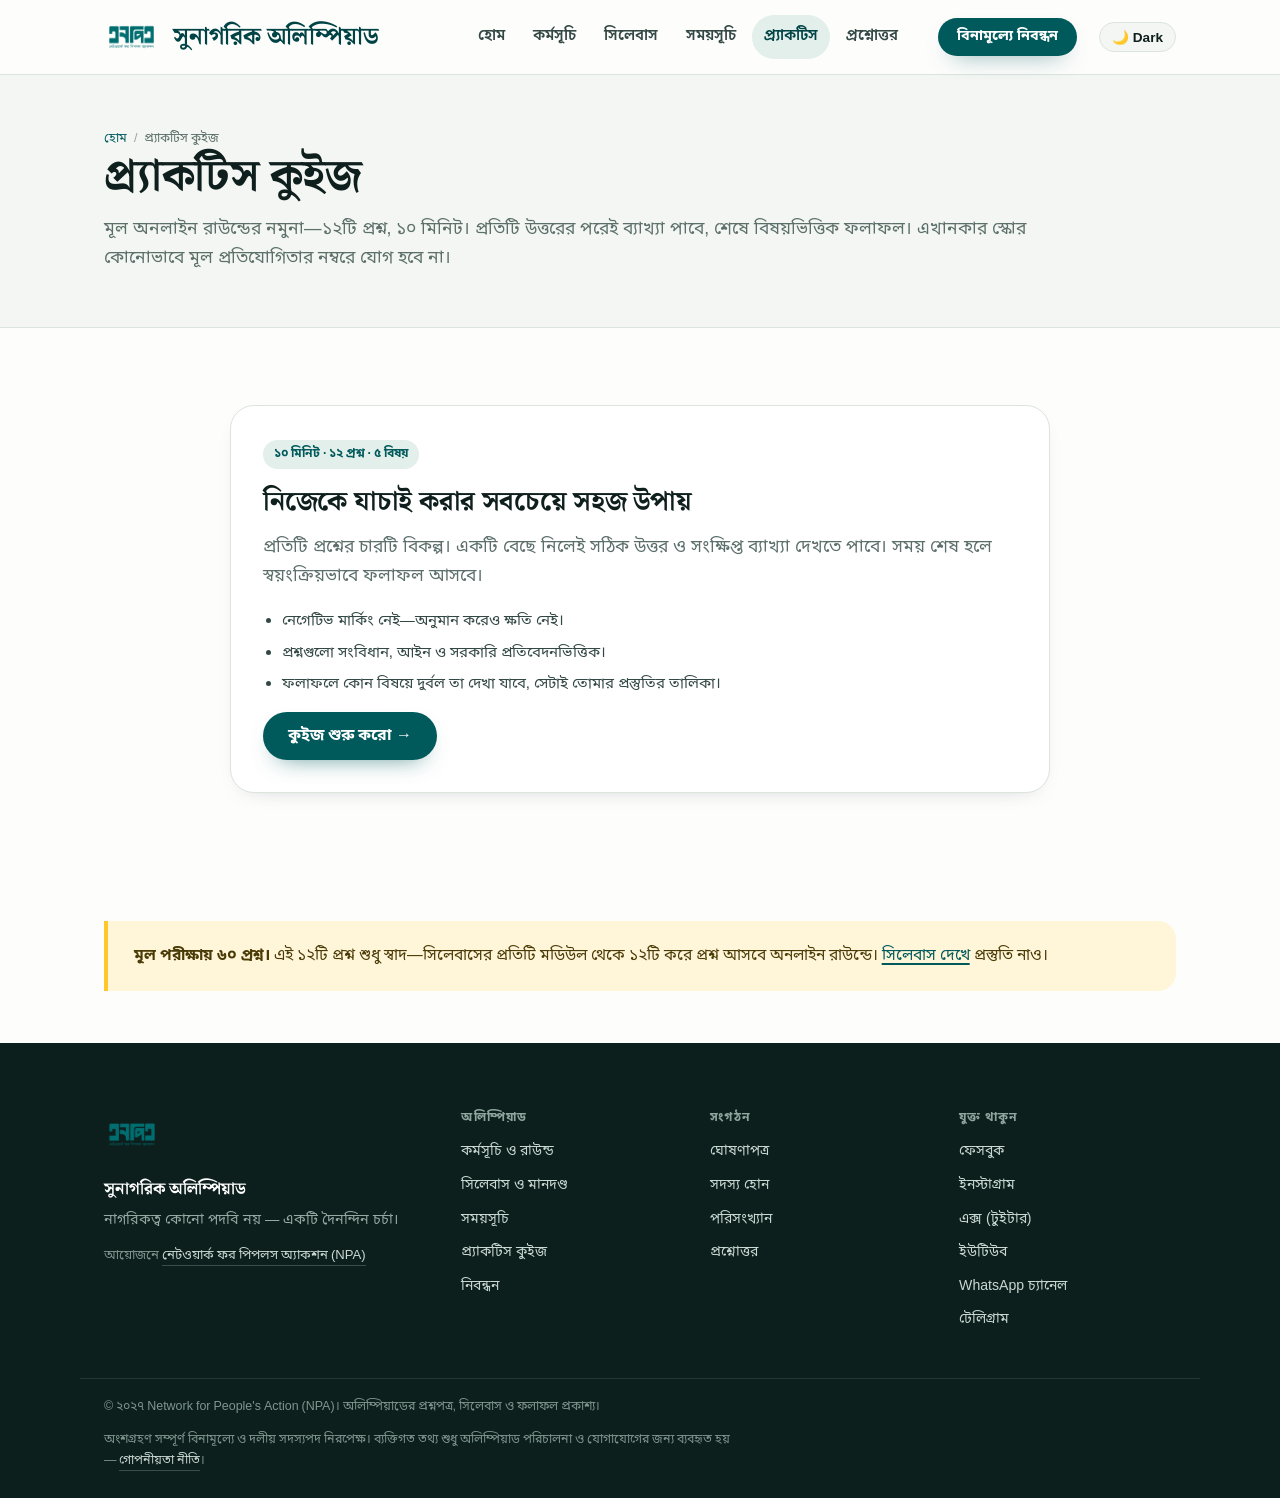
<file: quiz.html>
<!DOCTYPE html>
<html lang="bn">
<head>
<meta charset="utf-8">
<meta name="viewport" content="width=device-width, initial-scale=1">
<title>অনলাইন মডেল টেস্ট ও অনুশীলন কুইজ | সুনাগরিক অলিম্পিয়াড ২০২৭ - Good Citizen Olympiad</title>
<meta name="description" content="সুনাগরিক অলিম্পিয়াড ২০২৭ এর প্রস্তুতিমূলক ১২ প্রশ্নের ইন্টারেক্টিভ মডেল টেস্ট। টাইমার, তাৎক্ষণিক সাংবিধানিক ব্যাখ্যা ও স্কোর যাচাই।">
<meta name="keywords" content="সুনাগরিক অলিম্পিয়াড মডেল টেস্ট, প্র্যাকটিস কুইজ, MCQ কুইজ, সংবিধান প্রশ্ন, গুড সিটিজেন অলিম্পিয়াড">
<link rel="canonical" href="https://olympiad.ournpa.org/quiz.html">
<meta name="robots" content="index, follow">
<meta name="theme-color" content="#005a5c">

<meta property="og:type" content="website">
<meta property="og:url" content="https://olympiad.ournpa.org/quiz.html">
<meta property="og:title" content="অনলাইন মডেল টেস্ট ও অনুশীলন কুইজ | সুনাগরিক অলিম্পিয়াড ২০২৭">
<meta property="og:description" content="১২টি প্রশ্নে নিজের নাগরিক জ্ঞান যাচাই করুন। তাৎক্ষণিক ব্যাখ্যা ও ফলাফল।">
<meta property="og:image" content="https://olympiad.ournpa.org/assets/img/og-card.png">
<meta property="og:locale" content="bn_BD">

<meta name="twitter:card" content="summary_large_image">
<meta name="twitter:title" content="সুনাগরিক অলিম্পিয়াড ২০২৭ - মডেল টেস্ট">
<meta name="twitter:description" content="নিজের সাংবিধানিক ও নাগরিক জ্ঞান যাচাই করুন।">
<meta name="twitter:image" content="https://olympiad.ournpa.org/assets/img/og-card.png">

<link rel="icon" href="assets/img/npa-logo.png">
<link rel="stylesheet" href="assets/css/style.css">
<script src="assets/js/config.js" defer></script>
<script src="assets/js/site.js" defer></script>
</head>
<body data-page="quiz">
<a class="skip-link" href="#main">মূল অংশে যান</a>
<header class="site-header">
  <div class="wrap header-inner">
    <a class="brand" href="index.html">
      <img src="assets/img/npa-logo.png" alt="NPA লোগো" width="56" height="56">
      <span class="brand-text"><strong>সুনাগরিক অলিম্পিয়াড</strong></span>
    </a>

    <nav class="nav" id="nav" aria-label="প্রধান মেনু">
      <a class="nav-link" data-nav="index" href="index.html">হোম</a>
      <a class="nav-link" data-nav="program" href="program.html">কর্মসূচি</a>
      <a class="nav-link" data-nav="syllabus" href="syllabus.html">সিলেবাস</a>
      <a class="nav-link" data-nav="schedule" href="schedule.html">সময়সূচি</a>
      <a class="nav-link is-active" data-nav="quiz" aria-current="page" href="quiz.html">প্র্যাকটিস</a>
      <a class="nav-link" data-nav="faq" href="faq.html">প্রশ্নোত্তর</a>
    </nav>

    <a class="btn btn-primary btn-sm nav-cta" href="register.html">বিনামূল্যে নিবন্ধন</a>

    <button class="btn-control-toggle theme-toggle-btn" type="button" aria-label="Toggle theme">🌙 Dark</button> <button class="nav-toggle" type="button" aria-expanded="false" aria-controls="nav" aria-label="মেনু খুলুন">
      <span></span><span></span>
    </button>
  </div>
</header>

<main id="main">
<section class="page-head">
  <div class="wrap">
    <p class="crumbs"><a href="index.html">হোম</a><span>/</span>প্র্যাকটিস কুইজ</p>
    <h1>প্র্যাকটিস কুইজ</h1>
    <p>মূল অনলাইন রাউন্ডের নমুনা—১২টি প্রশ্ন, ১০ মিনিট। প্রতিটি উত্তরের পরেই ব্যাখ্যা পাবে, শেষে বিষয়ভিত্তিক ফলাফল। এখানকার স্কোর কোনোভাবে মূল প্রতিযোগিতার নম্বরে যোগ হবে না।</p>
  </div>
</section>

<section class="section">
  <div class="wrap">
    <div class="quiz-shell" id="quiz-app">

      <div id="quiz-intro" class="quiz-card">
        <span class="quiz-meta">১০ মিনিট · ১২ প্রশ্ন · ৫ বিষয়</span>
        <h2 style="font-size:clamp(1.3rem,2.6vw,1.7rem)">নিজেকে যাচাই করার সবচেয়ে সহজ উপায়</h2>
        <p class="muted">প্রতিটি প্রশ্নের চারটি বিকল্প। একটি বেছে নিলেই সঠিক উত্তর ও সংক্ষিপ্ত ব্যাখ্যা দেখতে পাবে। সময় শেষ হলে স্বয়ংক্রিয়ভাবে ফলাফল আসবে।</p>
        <ul style="font-size:.94rem;color:var(--ink-soft)">
          <li>নেগেটিভ মার্কিং নেই—অনুমান করেও ক্ষতি নেই।</li>
          <li>প্রশ্নগুলো সংবিধান, আইন ও সরকারি প্রতিবেদনভিত্তিক।</li>
          <li>ফলাফলে কোন বিষয়ে দুর্বল তা দেখা যাবে, সেটাই তোমার প্রস্তুতির তালিকা।</li>
        </ul>
        <button class="btn btn-primary" type="button" id="quiz-start">কুইজ শুরু করো →</button>
        <noscript><p class="form-note" style="margin-top:14px">কুইজ চালাতে ব্রাউজারে জাভাস্ক্রিপ্ট চালু করতে হবে।</p></noscript>
      </div>

      <div id="quiz-play" hidden>
        <div class="quiz-top">
          <span id="quiz-counter">প্রশ্ন ১ / ১২</span>
          <span>সময় বাকি <strong id="quiz-timer">১০:০০</strong></span>
        </div>
        <div class="quiz-progress" aria-hidden="true"><span id="quiz-bar"></span></div>
        <div id="quiz-card" class="quiz-card" aria-live="polite"></div>
      </div>

      <div id="quiz-result" hidden></div>
    </div>
  </div>
</section>

<section class="section-tight">
  <div class="wrap">
    <div class="callout reveal">
      <p><strong>মূল পরীক্ষায় ৬০ প্রশ্ন।</strong> এই ১২টি প্রশ্ন শুধু স্বাদ—সিলেবাসের প্রতিটি মডিউল থেকে ১২টি করে প্রশ্ন আসবে অনলাইন রাউন্ডে। <a href="syllabus.html">সিলেবাস দেখে</a> প্রস্তুতি নাও।</p>
    </div>
  </div>
</section>

<script src="assets/js/quiz.js" defer></script>
</main>
<footer class="site-footer">
  <div class="wrap footer-grid">
    <div class="footer-brand">
      <img src="assets/img/npa-logo.png" alt="" width="56" height="56">
      <p class="footer-word">সুনাগরিক অলিম্পিয়াড</p>
      <p class="footer-line">নাগরিকত্ব কোনো পদবি নয় — একটি দৈনন্দিন চর্চা।</p>
      <p class="footer-org">আয়োজনে <a href="https://ournpa.org/" target="_blank" rel="noopener">নেটওয়ার্ক ফর পিপলস অ্যাকশন (NPA)</a></p>
    </div>

    <nav class="footer-col" aria-label="অলিম্পিয়াড">
      <h3>অলিম্পিয়াড</h3>
      <a href="program.html">কর্মসূচি ও রাউন্ড</a>
      <a href="syllabus.html">সিলেবাস ও মানদণ্ড</a>
      <a href="schedule.html">সময়সূচি</a>
      <a href="quiz.html">প্র্যাকটিস কুইজ</a>
      <a href="register.html">নিবন্ধন</a>
    </nav>

    <nav class="footer-col" aria-label="সংগঠন">
      <h3>সংগঠন</h3>
      <a href="https://ournpa.org/manifesto" target="_blank" rel="noopener">ঘোষণাপত্র</a>
      <a href="https://ournpa.org/membership" target="_blank" rel="noopener">সদস্য হোন</a>
      <a href="https://ournpa.org/statistics" target="_blank" rel="noopener">পরিসংখ্যান</a>
      <a href="faq.html">প্রশ্নোত্তর</a>
    </nav>

    <div class="footer-col footer-social">
      <h3>যুক্ত থাকুন</h3>
      <a href="https://www.facebook.com/ournpa" target="_blank" rel="noopener">ফেসবুক</a>
      <a href="https://www.instagram.com/ournpa/" target="_blank" rel="noopener">ইনস্টাগ্রাম</a>
      <a href="https://x.com/our_npa" target="_blank" rel="noopener">এক্স (টুইটার)</a>
      <a href="https://www.youtube.com/@our_npa" target="_blank" rel="noopener">ইউটিউব</a>
      <a href="https://whatsapp.com/channel/0029Vb7qlDq1CYoQKV0MlK2Z" target="_blank" rel="noopener">WhatsApp চ্যানেল</a>
      <a href="https://t.me/our_npa" target="_blank" rel="noopener">টেলিগ্রাম</a>
    </div>
  </div>

  <div class="wrap footer-bottom">
    <p>© ২০২৭ Network for People's Action (NPA)। অলিম্পিয়াডের প্রশ্নপত্র, সিলেবাস ও ফলাফল প্রকাশ্য।</p>
    <p class="footer-legal">অংশগ্রহণ সম্পূর্ণ বিনামূল্যে ও দলীয় সদস্যপদ নিরপেক্ষ। ব্যক্তিগত তথ্য শুধু অলিম্পিয়াড পরিচালনা ও যোগাযোগের জন্য ব্যবহৃত হয় — <a href="faq.html#privacy">গোপনীয়তা নীতি</a>।</p>
  </div>
</footer>
</file>
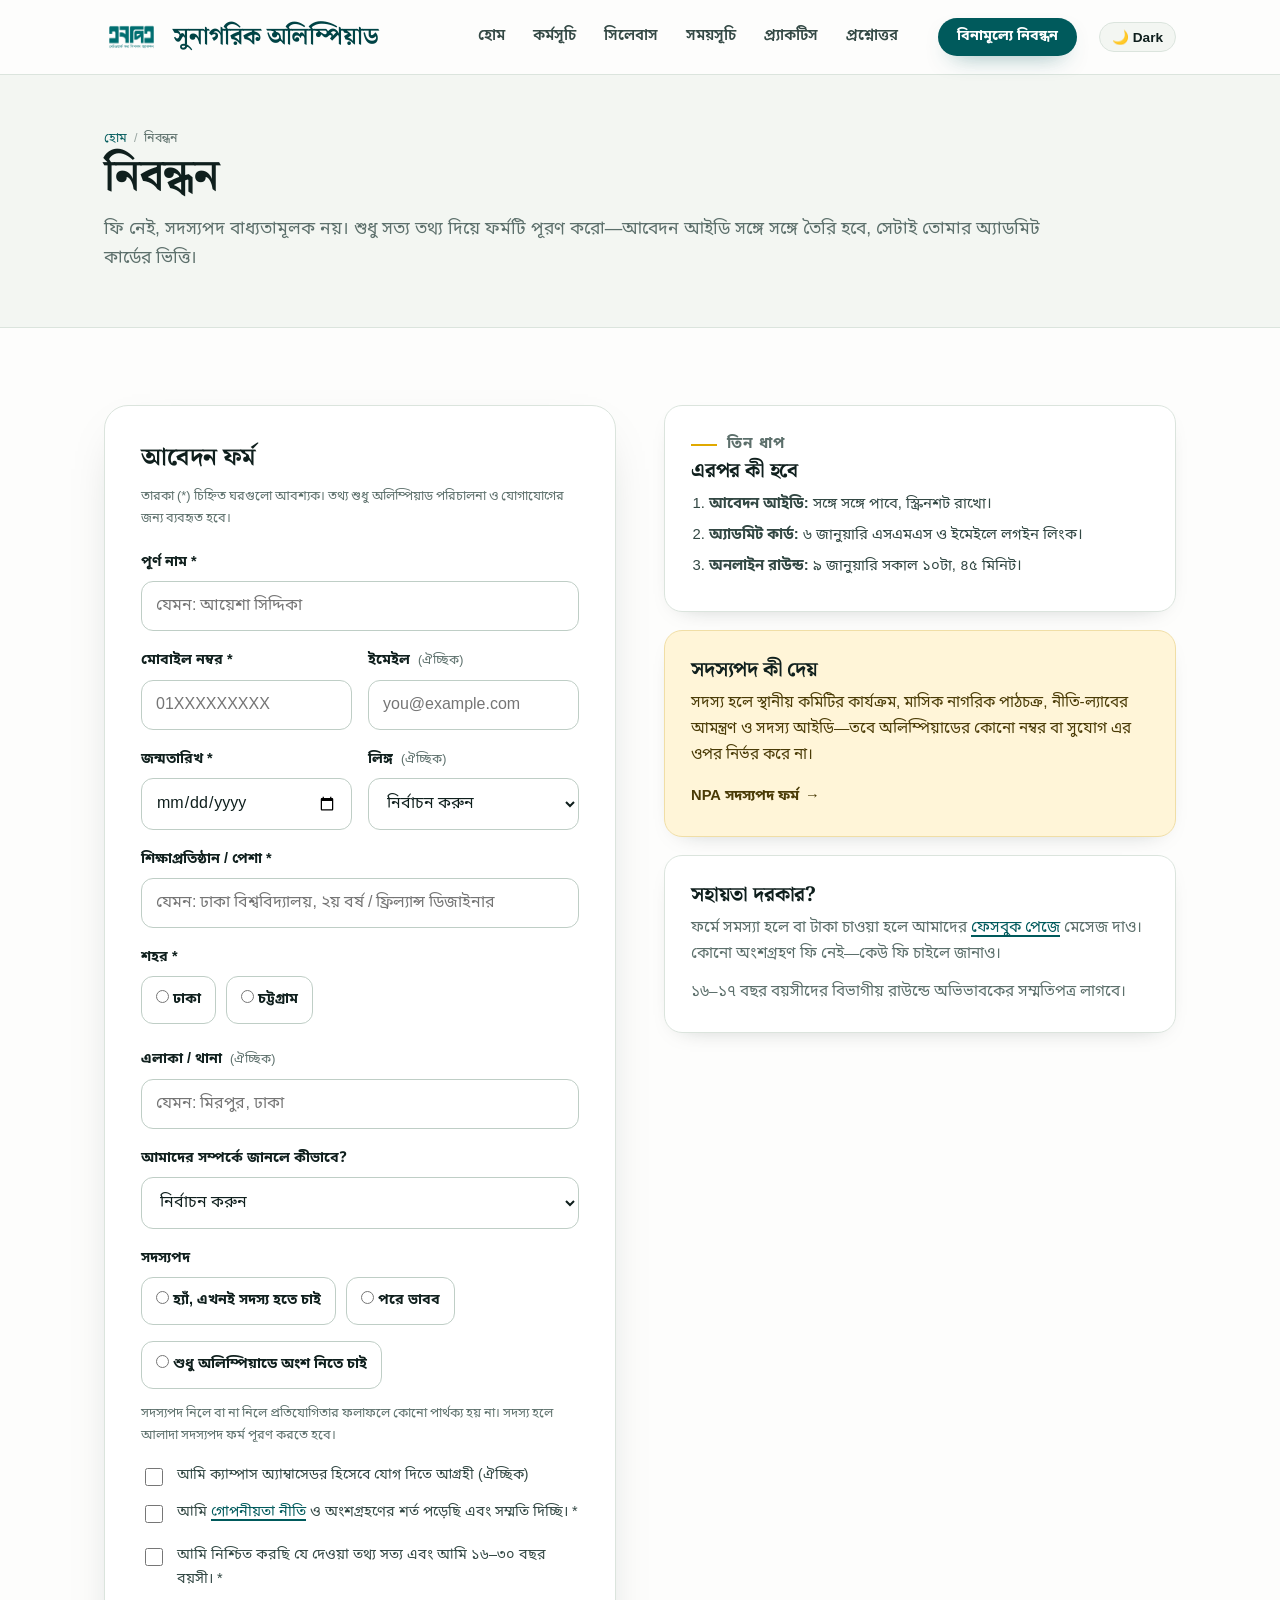
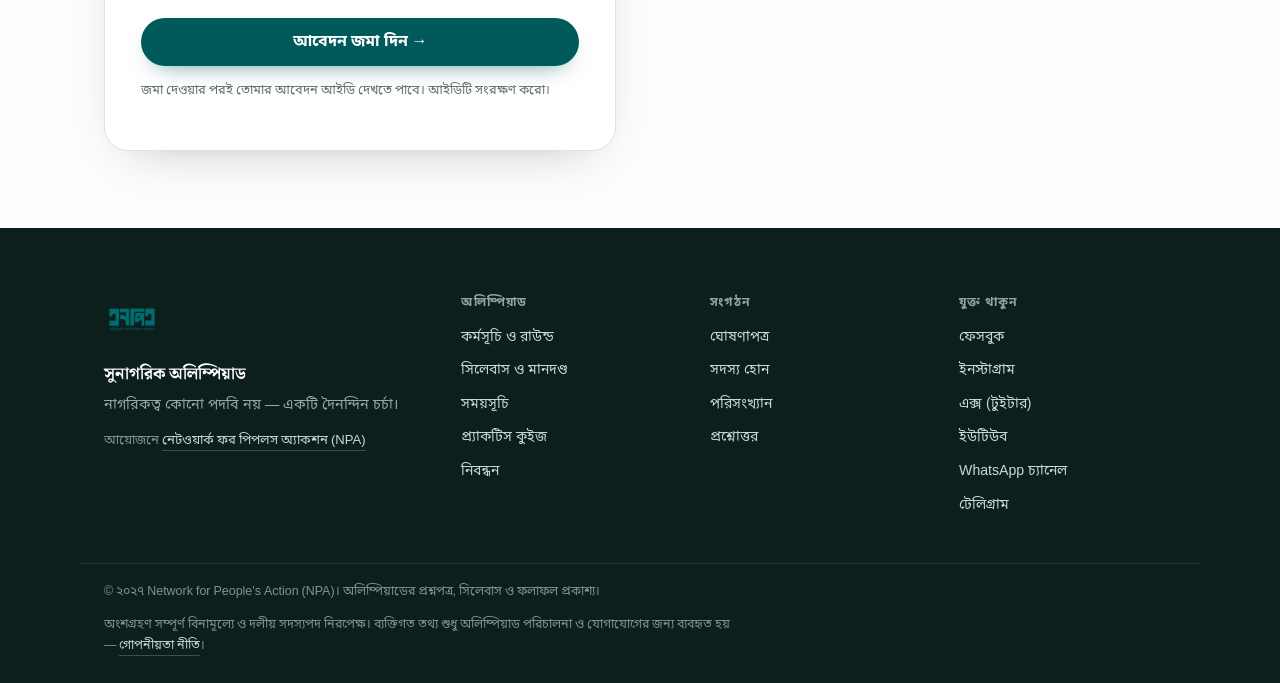
<file: register.html>
<!DOCTYPE html>
<html lang="bn">
<head>
<meta charset="utf-8">
<meta name="viewport" content="width=device-width, initial-scale=1">
<title>অনলাইন নিবন্ধন | সুনাগরিক অলিম্পিয়াড ২০২৭ - Good Citizen Olympiad</title>
<meta name="description" content="সুনাগরিক অলিম্পিয়াড ২০২৭ এ বিনামূল্যে অনলাইন নিবন্ধন করুন। মাত্র ২ মিনিটে তাৎক্ষণিক অ্যাপ্লিকেশন আইডি এবং প্রবেশপত্র (Admit Card) সংগ্রহ করুন।">
<meta name="keywords" content="সুনাগরিক অলিম্পিয়াড নিবন্ধন, রেজিস্ট্রেশন, Good Citizen Olympiad Registration, ঢাকা, চট্টগ্রাম, ফ্রি নিবন্ধন">
<link rel="canonical" href="https://olympiad.ournpa.org/register.html">
<meta name="robots" content="index, follow">
<meta name="theme-color" content="#005a5c">

<meta property="og:type" content="website">
<meta property="og:url" content="https://olympiad.ournpa.org/register.html">
<meta property="og:title" content="অনলাইন নিবন্ধন | সুনাগরিক অলিম্পিয়াড ২০২৭">
<meta property="og:description" content="বিনামূল্যে নিবন্ধন করুন। তাৎক্ষণিক অ্যাপ্লিকেশন আইডি ও প্রিন্টযোগ্য অ্যাডমিট স্লিপ সংগ্রহ করুন।">
<meta property="og:image" content="https://olympiad.ournpa.org/assets/img/og-card.png">
<meta property="og:locale" content="bn_BD">

<meta name="twitter:card" content="summary_large_image">
<meta name="twitter:title" content="সুনাগরিক অলিম্পিয়াড নিবন্ধন ২০২৭">
<meta name="twitter:description" content="ঢাকা ও চট্টগ্রামের তরুণদের জন্য উন্মুক্ত অলিম্পিয়াড। ফি নেই।">
<meta name="twitter:image" content="https://olympiad.ournpa.org/assets/img/og-card.png">

<link rel="icon" href="assets/img/npa-logo.png">
<link rel="stylesheet" href="assets/css/style.css">
<script src="assets/js/config.js" defer></script>
<script src="assets/js/site.js" defer></script>
</head>
<body data-page="register">
<a class="skip-link" href="#main">মূল অংশে যান</a>
<header class="site-header">
  <div class="wrap header-inner">
    <a class="brand" href="index.html">
      <img src="assets/img/npa-logo.png" alt="NPA লোগো" width="56" height="56">
      <span class="brand-text"><strong>সুনাগরিক অলিম্পিয়াড</strong></span>
    </a>

    <nav class="nav" id="nav" aria-label="প্রধান মেনু">
      <a class="nav-link" data-nav="index" href="index.html">হোম</a>
      <a class="nav-link" data-nav="program" href="program.html">কর্মসূচি</a>
      <a class="nav-link" data-nav="syllabus" href="syllabus.html">সিলেবাস</a>
      <a class="nav-link" data-nav="schedule" href="schedule.html">সময়সূচি</a>
      <a class="nav-link" data-nav="quiz" href="quiz.html">প্র্যাকটিস</a>
      <a class="nav-link" data-nav="faq" href="faq.html">প্রশ্নোত্তর</a>
    </nav>

    <a class="btn btn-primary btn-sm nav-cta" href="register.html">বিনামূল্যে নিবন্ধন</a>

    <button class="btn-control-toggle theme-toggle-btn" type="button" aria-label="Toggle theme">🌙 Dark</button> <button class="nav-toggle" type="button" aria-expanded="false" aria-controls="nav" aria-label="মেনু খুলুন">
      <span></span><span></span>
    </button>
  </div>
</header>

<main id="main">
<section class="page-head">
  <div class="wrap">
    <p class="crumbs"><a href="index.html">হোম</a><span>/</span>নিবন্ধন</p>
    <h1>নিবন্ধন</h1>
    <p>ফি নেই, সদস্যপদ বাধ্যতামূলক নয়। শুধু সত্য তথ্য দিয়ে ফর্মটি পূরণ করো—আবেদন আইডি সঙ্গে সঙ্গে তৈরি হবে, সেটাই তোমার অ্যাডমিট কার্ডের ভিত্তি।</p>
  </div>
</section>

<section class="section">
  <div class="wrap two-col">
    <div>
      <div class="form-card">
        <div id="reg-form-wrap">
          <h2 style="font-size:clamp(1.25rem,2.4vw,1.55rem)">আবেদন ফর্ম</h2>
          <p class="form-note" style="margin-bottom:22px">তারকা (*) চিহ্নিত ঘরগুলো আবশ্যক। তথ্য শুধু অলিম্পিয়াড পরিচালনা ও যোগাযোগের জন্য ব্যবহৃত হবে।</p>
          <form id="reg-form" novalidate autocomplete="on">
            <div class="field">
              <label for="name">পূর্ণ নাম *</label>
              <input id="name" name="name" type="text" autocomplete="name" placeholder="যেমন: আয়েশা সিদ্দিকা" required>
              <span class="err" role="alert"></span>
            </div>

            <div class="field-row">
              <div class="field">
                <label for="phone">মোবাইল নম্বর *</label>
                <input id="phone" name="phone" type="tel" inputmode="numeric" autocomplete="tel" placeholder="01XXXXXXXXX" required>
                <span class="err" role="alert"></span>
              </div>
              <div class="field">
                <label for="email">ইমেইল <span class="hint">(ঐচ্ছিক)</span></label>
                <input id="email" name="email" type="email" autocomplete="email" placeholder="you@example.com">
                <span class="err" role="alert"></span>
              </div>
            </div>

            <div class="field-row">
              <div class="field">
                <label for="dob">জন্মতারিখ *</label>
                <input id="dob" name="dob" type="date" min="1996-01-01" max="2011-01-09" required>
                <span class="err" role="alert"></span>
              </div>
              <div class="field">
                <label for="gender">লিঙ্গ <span class="hint">(ঐচ্ছিক)</span></label>
                <select id="gender" name="gender">
                  <option value="">নির্বাচন করুন</option>
                  <option>পুরুষ</option>
                  <option>নারী</option>
                  <option>অন্যান্য</option>
                  <option>বলতে ইচ্ছুক নই</option>
                </select>
              </div>
            </div>

            <div class="field">
              <label for="institution">শিক্ষাপ্রতিষ্ঠান / পেশা *</label>
              <input id="institution" name="institution" type="text" placeholder="যেমন: ঢাকা বিশ্ববিদ্যালয়, ২য় বর্ষ / ফ্রিল্যান্স ডিজাইনার" required>
              <span class="err" role="alert"></span>
            </div>

            <div class="field">
              <label>শহর *</label>
              <div class="choice-group" role="radiogroup" aria-label="শহর">
                <label class="choice"><input type="radio" name="city" value="ঢাকা" required> ঢাকা</label>
                <label class="choice"><input type="radio" name="city" value="চট্টগ্রাম"> চট্টগ্রাম</label>
              </div>
              <span class="err" role="alert"></span>
            </div>

            <div class="field">
              <label for="area">এলাকা / থানা <span class="hint">(ঐচ্ছিক)</span></label>
              <input id="area" name="area" type="text" placeholder="যেমন: মিরপুর, ঢাকা">
            </div>

            <div class="field">
              <label for="source">আমাদের সম্পর্কে জানলে কীভাবে?</label>
              <select id="source" name="source">
                <option value="">নির্বাচন করুন</option>
                <option>ফেসবুক</option>
                <option>ইনস্টাগ্রাম</option>
                <option>বন্ধু বা সহপাঠী</option>
                <option>ক্যাম্পাস অ্যাম্বাসেডর</option>
                <option>ইউটিউব</option>
                <option>অন্যান্য</option>
              </select>
            </div>

            <div class="field" id="membership">
              <label>সদস্যপদ</label>
              <div class="choice-group" role="radiogroup" aria-label="সদস্যপদ">
                <label class="choice"><input type="radio" name="membership" value="yes"> হ্যাঁ, এখনই সদস্য হতে চাই</label>
                <label class="choice"><input type="radio" name="membership" value="later"> পরে ভাবব</label>
                <label class="choice"><input type="radio" name="membership" value="no"> শুধু অলিম্পিয়াডে অংশ নিতে চাই</label>
              </div>
              <p class="form-note" style="margin-top:8px">সদস্যপদ নিলে বা না নিলে প্রতিযোগিতার ফলাফলে কোনো পার্থক্য হয় না। সদস্য হলে আলাদা সদস্যপদ ফর্ম পূরণ করতে হবে।</p>
            </div>

            <div class="check" id="ambassador">
              <input type="checkbox" id="ambassador-interest" name="ambassador">
              <label for="ambassador-interest">আমি ক্যাম্পাস অ্যাম্বাসেডর হিসেবে যোগ দিতে আগ্রহী <span class="hint">(ঐচ্ছিক)</span></label>
            </div>

            <div class="check field" style="display:flex">
              <input type="checkbox" id="consent" name="consent" required>
              <label for="consent" style="font-weight:400">আমি <a href="faq.html#privacy" target="_blank">গোপনীয়তা নীতি</a> ও অংশগ্রহণের শর্ত পড়েছি এবং সম্মতি দিচ্ছি। * <span class="err" role="alert"></span></label>
            </div>

            <div class="check field" style="display:flex">
              <input type="checkbox" id="truth" name="truth" required>
              <label for="truth" style="font-weight:400">আমি নিশ্চিত করছি যে দেওয়া তথ্য সত্য এবং আমি ১৬–৩০ বছর বয়সী। * <span class="err" role="alert"></span></label>
            </div>

            <button class="btn btn-primary btn-block" type="submit" id="reg-submit" style="margin-top:8px">আবেদন জমা দিন →</button>
            <div class="form-status" id="reg-status" role="status" aria-live="polite"></div>
            <p class="form-note" style="margin-top:14px">জমা দেওয়ার পরই তোমার আবেদন আইডি দেখতে পাবে। আইডিটি সংরক্ষণ করো।</p>
          </form>
        </div>

        <div id="reg-success" class="success" aria-live="polite"></div>
      </div>
    </div>

    <aside class="sticky-aside">
      <div class="card" style="margin-bottom:18px">
        <p class="kicker">তিন ধাপ</p>
        <h3>এরপর কী হবে</h3>
        <ol style="font-size:.93rem;color:var(--ink-soft);padding-left:1.2em;margin-bottom:0">
          <li><strong>আবেদন আইডি:</strong> সঙ্গে সঙ্গে পাবে, স্ক্রিনশট রাখো।</li>
          <li><strong>অ্যাডমিট কার্ড:</strong> ৬ জানুয়ারি এসএমএস ও ইমেইলে লগইন লিংক।</li>
          <li><strong>অনলাইন রাউন্ড:</strong> ৯ জানুয়ারি সকাল ১০টা, ৪৫ মিনিট।</li>
        </ol>
      </div>

      <div class="card" style="margin-bottom:18px;background:var(--amber-soft);border-color:#f0dea6">
        <h3>সদস্যপদ কী দেয়</h3>
        <p style="color:#4a3b06">সদস্য হলে স্থানীয় কমিটির কার্যক্রম, মাসিক নাগরিক পাঠচক্র, নীতি-ল্যাবের আমন্ত্রণ ও সদস্য আইডি—তবে অলিম্পিয়াডের কোনো নম্বর বা সুযোগ এর ওপর নির্ভর করে না।</p>
        <a class="card-link" href="https://ournpa.org/membership" target="_blank" rel="noopener" style="color:#4a3b06">NPA সদস্যপদ ফর্ম</a>
      </div>

      <div class="card">
        <h3>সহায়তা দরকার?</h3>
        <p>ফর্মে সমস্যা হলে বা টাকা চাওয়া হলে আমাদের <a href="https://www.facebook.com/ournpa" target="_blank" rel="noopener">ফেসবুক পেজে</a> মেসেজ দাও। কোনো অংশগ্রহণ ফি নেই—কেউ ফি চাইলে জানাও।</p>
        <p class="form-note" style="margin-top:12px">১৬–১৭ বছর বয়সীদের বিভাগীয় রাউন্ডে অভিভাবকের সম্মতিপত্র লাগবে।</p>
      </div>
    </aside>
  </div>
</section>

<script src="assets/js/register.js" defer></script>
</main>
<footer class="site-footer">
  <div class="wrap footer-grid">
    <div class="footer-brand">
      <img src="assets/img/npa-logo.png" alt="" width="56" height="56">
      <p class="footer-word">সুনাগরিক অলিম্পিয়াড</p>
      <p class="footer-line">নাগরিকত্ব কোনো পদবি নয় — একটি দৈনন্দিন চর্চা।</p>
      <p class="footer-org">আয়োজনে <a href="https://ournpa.org/" target="_blank" rel="noopener">নেটওয়ার্ক ফর পিপলস অ্যাকশন (NPA)</a></p>
    </div>

    <nav class="footer-col" aria-label="অলিম্পিয়াড">
      <h3>অলিম্পিয়াড</h3>
      <a href="program.html">কর্মসূচি ও রাউন্ড</a>
      <a href="syllabus.html">সিলেবাস ও মানদণ্ড</a>
      <a href="schedule.html">সময়সূচি</a>
      <a href="quiz.html">প্র্যাকটিস কুইজ</a>
      <a href="register.html">নিবন্ধন</a>
    </nav>

    <nav class="footer-col" aria-label="সংগঠন">
      <h3>সংগঠন</h3>
      <a href="https://ournpa.org/manifesto" target="_blank" rel="noopener">ঘোষণাপত্র</a>
      <a href="https://ournpa.org/membership" target="_blank" rel="noopener">সদস্য হোন</a>
      <a href="https://ournpa.org/statistics" target="_blank" rel="noopener">পরিসংখ্যান</a>
      <a href="faq.html">প্রশ্নোত্তর</a>
    </nav>

    <div class="footer-col footer-social">
      <h3>যুক্ত থাকুন</h3>
      <a href="https://www.facebook.com/ournpa" target="_blank" rel="noopener">ফেসবুক</a>
      <a href="https://www.instagram.com/ournpa/" target="_blank" rel="noopener">ইনস্টাগ্রাম</a>
      <a href="https://x.com/our_npa" target="_blank" rel="noopener">এক্স (টুইটার)</a>
      <a href="https://www.youtube.com/@our_npa" target="_blank" rel="noopener">ইউটিউব</a>
      <a href="https://whatsapp.com/channel/0029Vb7qlDq1CYoQKV0MlK2Z" target="_blank" rel="noopener">WhatsApp চ্যানেল</a>
      <a href="https://t.me/our_npa" target="_blank" rel="noopener">টেলিগ্রাম</a>
    </div>
  </div>

  <div class="wrap footer-bottom">
    <p>© ২০২৭ Network for People's Action (NPA)। অলিম্পিয়াডের প্রশ্নপত্র, সিলেবাস ও ফলাফল প্রকাশ্য।</p>
    <p class="footer-legal">অংশগ্রহণ সম্পূর্ণ বিনামূল্যে ও দলীয় সদস্যপদ নিরপেক্ষ। ব্যক্তিগত তথ্য শুধু অলিম্পিয়াড পরিচালনা ও যোগাযোগের জন্য ব্যবহৃত হয় — <a href="faq.html#privacy">গোপনীয়তা নীতি</a>।</p>
  </div>
</footer>
</file>
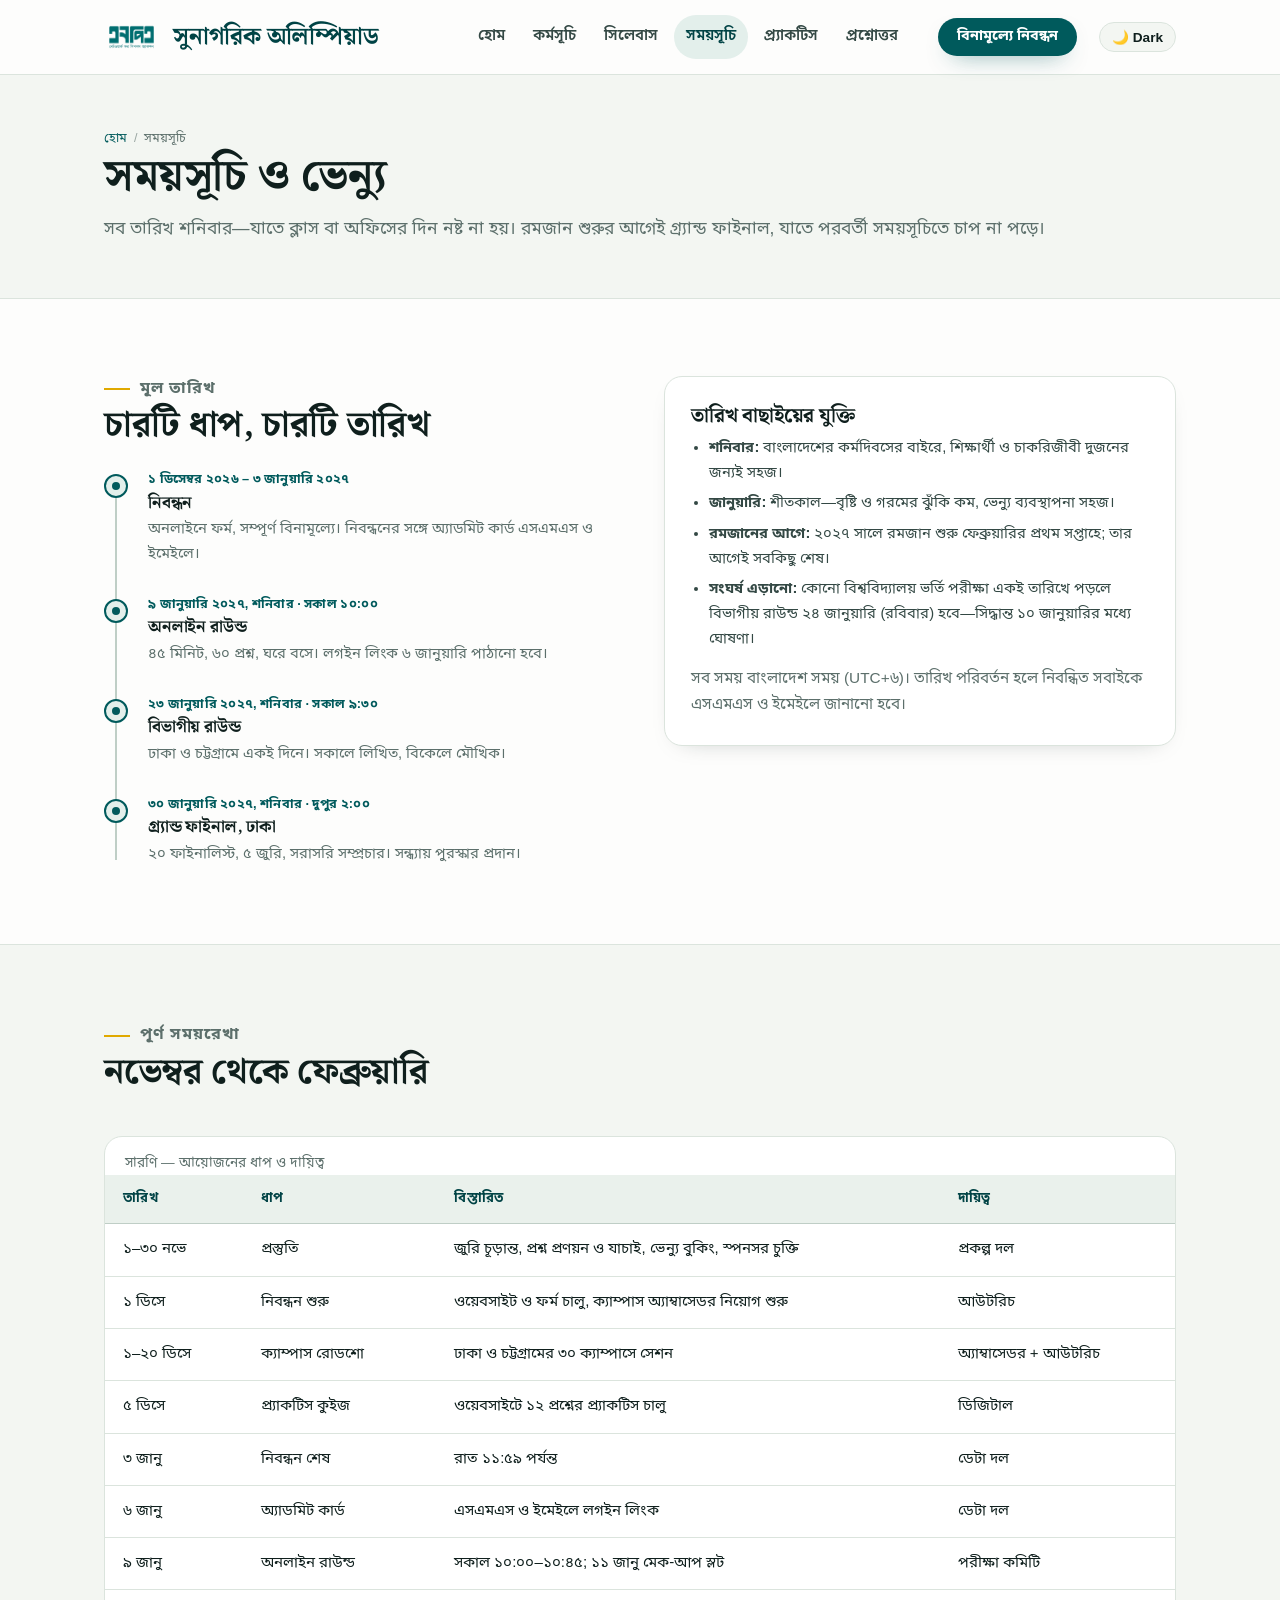
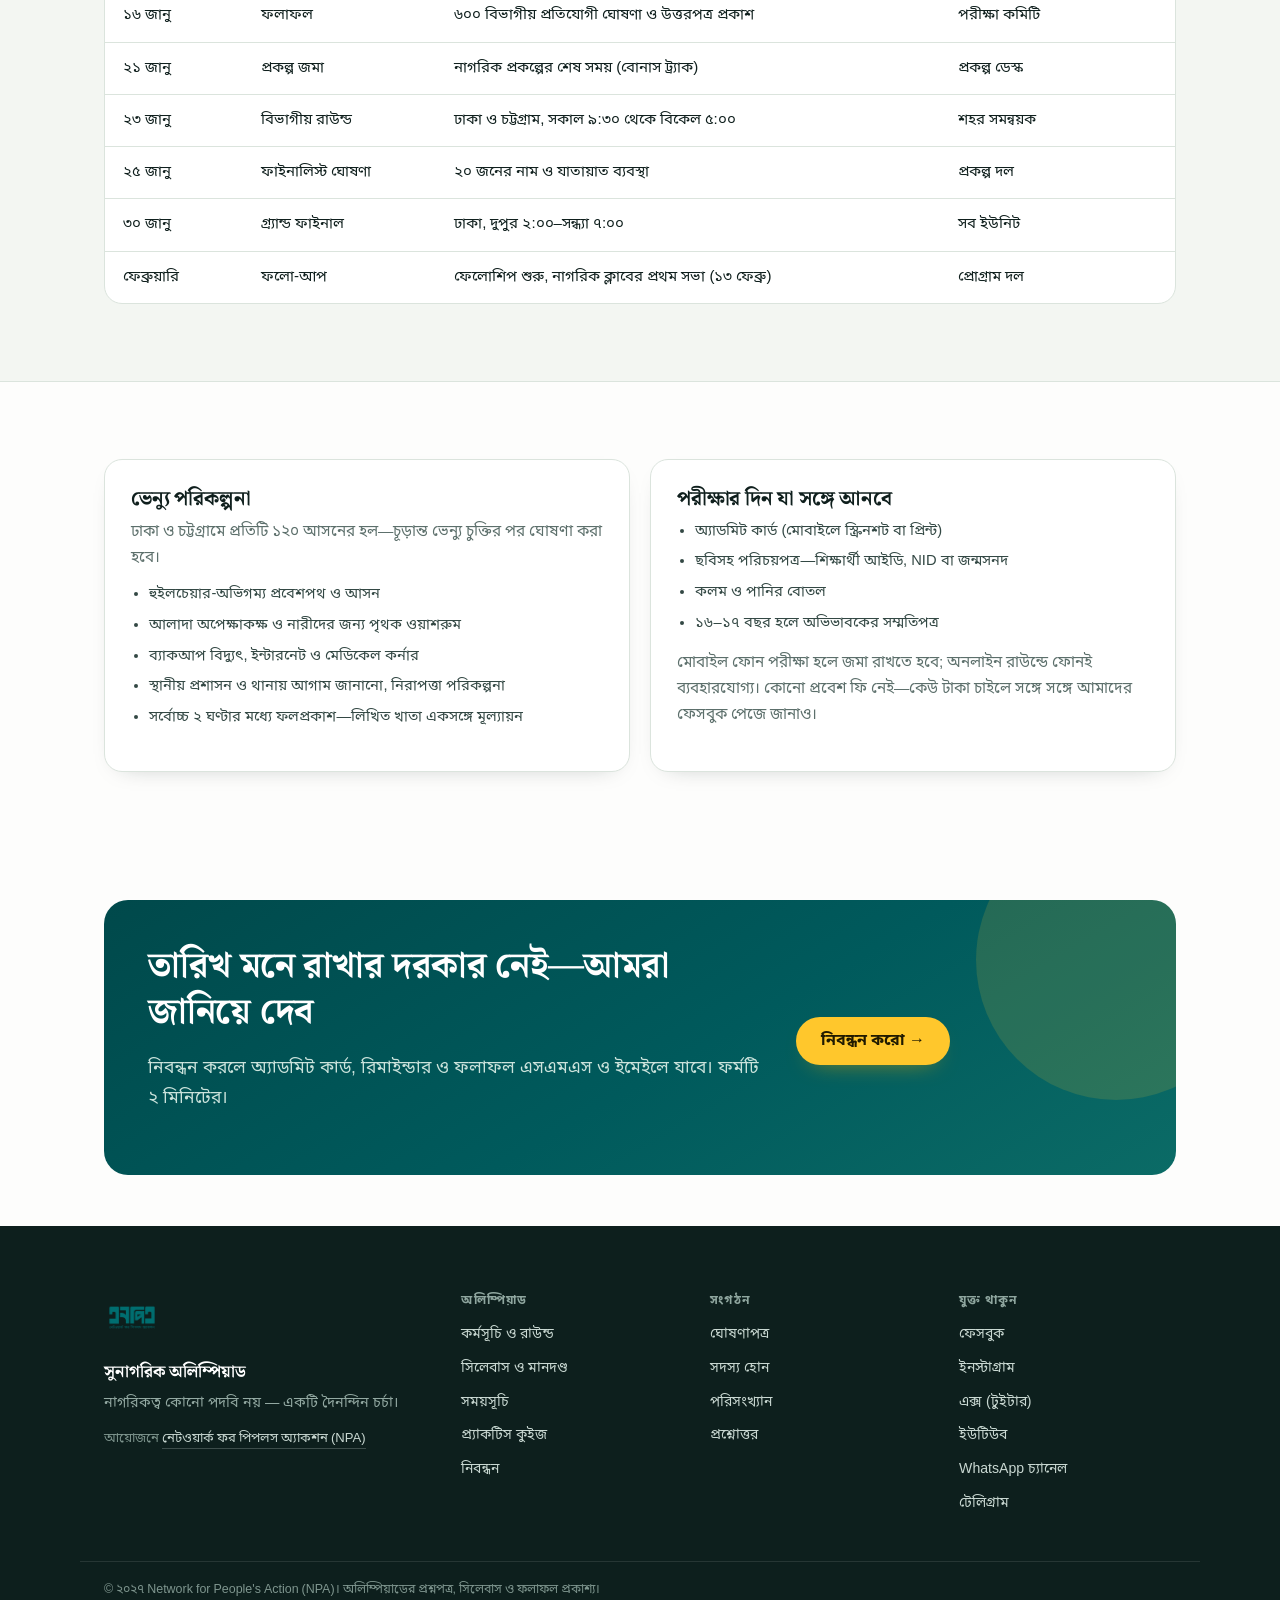
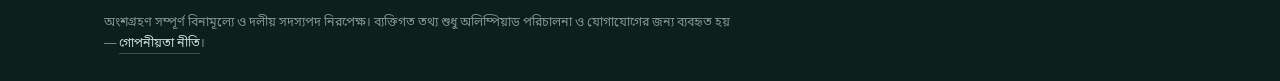
<file: schedule.html>
<!DOCTYPE html>
<html lang="bn">
<head>
<meta charset="utf-8">
<meta name="viewport" content="width=device-width, initial-scale=1">
<title>সময়সূচি ও ভেন্যু পরিকল্পনা | সুনাগরিক অলিম্পিয়াড ২০২৭ - Good Citizen Olympiad</title>
<meta name="description" content="সুনাগরিক অলিম্পিয়াড ২০২৭ এর পূর্ণাঙ্গ ক্যালেন্ডার: নিবন্ধন ১ ডিসে–৩ জানু, অনলাইন বাছাই ৯ জানু, বিভাগীয় পর্ব ২৩ জানু, এবং ঢাকায় গ্র্যান্ড ফাইনাল ৩০ জানুয়ারি ২০২৭।">
<meta name="keywords" content="সুনাগরিক অলিম্পিয়াড সময়সূচি, পরীক্ষার তারিখ, ঢাকা ভেন্যু, চট্টগ্রাম ভেন্যু, গ্র্যান্ড ফাইনাল">
<link rel="canonical" href="https://olympiad.ournpa.org/schedule.html">
<meta name="robots" content="index, follow">
<meta name="theme-color" content="#005a5c">

<meta property="og:type" content="article">
<meta property="og:url" content="https://olympiad.ournpa.org/schedule.html">
<meta property="og:title" content="সময়সূচি ও ভেন্যু পরিকল্পনা | সুনাগরিক অলিম্পিয়াড ২০২৭">
<meta property="og:description" content="নিবন্ধন থেকে গ্র্যান্ড ফাইনাল পর্যন্ত বিস্তারিত দিনপঞ্জি ও ভেন্যু পরিকল্পনা।">
<meta property="og:image" content="https://olympiad.ournpa.org/assets/img/og-card.png">
<meta property="og:locale" content="bn_BD">

<meta name="twitter:card" content="summary_large_image">
<meta name="twitter:title" content="সুনাগরিক অলিম্পিয়াড ২০২৭ - সময়সূচি ও ভেন্যু">
<meta name="twitter:description" content="পরীক্ষার সময়সূচি, শনিবারের তারিখের যৌক্তিকতা ও ভেন্যু তথ্য।">
<meta name="twitter:image" content="https://olympiad.ournpa.org/assets/img/og-card.png">

<link rel="icon" href="assets/img/npa-logo.png">
<link rel="stylesheet" href="assets/css/style.css">
<script src="assets/js/config.js" defer></script>
<script src="assets/js/site.js" defer></script>
</head>
<body data-page="schedule">
<a class="skip-link" href="#main">মূল অংশে যান</a>
<header class="site-header">
  <div class="wrap header-inner">
    <a class="brand" href="index.html">
      <img src="assets/img/npa-logo.png" alt="NPA লোগো" width="56" height="56">
      <span class="brand-text"><strong>সুনাগরিক অলিম্পিয়াড</strong></span>
    </a>

    <nav class="nav" id="nav" aria-label="প্রধান মেনু">
      <a class="nav-link" data-nav="index" href="index.html">হোম</a>
      <a class="nav-link" data-nav="program" href="program.html">কর্মসূচি</a>
      <a class="nav-link" data-nav="syllabus" href="syllabus.html">সিলেবাস</a>
      <a class="nav-link is-active" data-nav="schedule" aria-current="page" href="schedule.html">সময়সূচি</a>
      <a class="nav-link" data-nav="quiz" href="quiz.html">প্র্যাকটিস</a>
      <a class="nav-link" data-nav="faq" href="faq.html">প্রশ্নোত্তর</a>
    </nav>

    <a class="btn btn-primary btn-sm nav-cta" href="register.html">বিনামূল্যে নিবন্ধন</a>

    <button class="btn-control-toggle theme-toggle-btn" type="button" aria-label="Toggle theme">🌙 Dark</button> <button class="nav-toggle" type="button" aria-expanded="false" aria-controls="nav" aria-label="মেনু খুলুন">
      <span></span><span></span>
    </button>
  </div>
</header>

<main id="main">
<section class="page-head">
  <div class="wrap">
    <p class="crumbs"><a href="index.html">হোম</a><span>/</span>সময়সূচি</p>
    <h1>সময়সূচি ও ভেন্যু</h1>
    <p>সব তারিখ শনিবার—যাতে ক্লাস বা অফিসের দিন নষ্ট না হয়। রমজান শুরুর আগেই গ্র্যান্ড ফাইনাল, যাতে পরবর্তী সময়সূচিতে চাপ না পড়ে।</p>
  </div>
</section>

<section class="section">
  <div class="wrap">
    <div class="two-col">
      <div>
        <div class="section-head reveal" style="margin-bottom:20px">
          <p class="kicker">মূল তারিখ</p>
          <h2>চারটি ধাপ, চারটি তারিখ</h2>
        </div>
        <ol class="timeline reveal">
          <li class="is-key">
            <span class="dot" aria-hidden="true"></span>
            <p class="date">১ ডিসেম্বর ২০২৬ – ৩ জানুয়ারি ২০২৭</p>
            <h3>নিবন্ধন</h3>
            <p>অনলাইনে ফর্ম, সম্পূর্ণ বিনামূল্যে। নিবন্ধনের সঙ্গে অ্যাডমিট কার্ড এসএমএস ও ইমেইলে।</p>
          </li>
          <li class="is-key">
            <span class="dot" aria-hidden="true"></span>
            <p class="date">৯ জানুয়ারি ২০২৭, শনিবার · সকাল ১০:০০</p>
            <h3>অনলাইন রাউন্ড</h3>
            <p>৪৫ মিনিট, ৬০ প্রশ্ন, ঘরে বসে। লগইন লিংক ৬ জানুয়ারি পাঠানো হবে।</p>
          </li>
          <li class="is-key">
            <span class="dot" aria-hidden="true"></span>
            <p class="date">২৩ জানুয়ারি ২০২৭, শনিবার · সকাল ৯:৩০</p>
            <h3>বিভাগীয় রাউন্ড</h3>
            <p>ঢাকা ও চট্টগ্রামে একই দিনে। সকালে লিখিত, বিকেলে মৌখিক।</p>
          </li>
          <li class="is-key">
            <span class="dot" aria-hidden="true"></span>
            <p class="date">৩০ জানুয়ারি ২০২৭, শনিবার · দুপুর ২:০০</p>
            <h3>গ্র্যান্ড ফাইনাল, ঢাকা</h3>
            <p>২০ ফাইনালিস্ট, ৫ জুরি, সরাসরি সম্প্রচার। সন্ধ্যায় পুরস্কার প্রদান।</p>
          </li>
        </ol>
      </div>

      <div class="card reveal" style="align-self:start">
        <h3>তারিখ বাছাইয়ের যুক্তি</h3>
        <ul style="font-size:.92rem;color:var(--ink-soft)">
          <li><strong>শনিবার:</strong> বাংলাদেশের কর্মদিবসের বাইরে, শিক্ষার্থী ও চাকরিজীবী দুজনের জন্যই সহজ।</li>
          <li><strong>জানুয়ারি:</strong> শীতকাল—বৃষ্টি ও গরমের ঝুঁকি কম, ভেন্যু ব্যবস্থাপনা সহজ।</li>
          <li><strong>রমজানের আগে:</strong> ২০২৭ সালে রমজান শুরু ফেব্রুয়ারির প্রথম সপ্তাহে; তার আগেই সবকিছু শেষ।</li>
          <li><strong>সংঘর্ষ এড়ানো:</strong> কোনো বিশ্ববিদ্যালয় ভর্তি পরীক্ষা একই তারিখে পড়লে বিভাগীয় রাউন্ড ২৪ জানুয়ারি (রবিবার) হবে—সিদ্ধান্ত ১০ জানুয়ারির মধ্যে ঘোষণা।</li>
        </ul>
        <p class="form-note" style="margin-top:14px">সব সময় বাংলাদেশ সময় (UTC+৬)। তারিখ পরিবর্তন হলে নিবন্ধিত সবাইকে এসএমএস ও ইমেইলে জানানো হবে।</p>
      </div>
    </div>
  </div>
</section>

<section class="section section-alt">
  <div class="wrap">
    <div class="section-head reveal">
      <p class="kicker">পূর্ণ সময়রেখা</p>
      <h2>নভেম্বর থেকে ফেব্রুয়ারি</h2>
    </div>
    <div class="table-wrap reveal">
      <table>
        <caption>সারণি — আয়োজনের ধাপ ও দায়িত্ব</caption>
        <thead><tr><th>তারিখ</th><th>ধাপ</th><th>বিস্তারিত</th><th>দায়িত্ব</th></tr></thead>
        <tbody>
          <tr><td>১–৩০ নভে</td><td>প্রস্তুতি</td><td>জুরি চূড়ান্ত, প্রশ্ন প্রণয়ন ও যাচাই, ভেন্যু বুকিং, স্পনসর চুক্তি</td><td>প্রকল্প দল</td></tr>
          <tr><td>১ ডিসে</td><td>নিবন্ধন শুরু</td><td>ওয়েবসাইট ও ফর্ম চালু, ক্যাম্পাস অ্যাম্বাসেডর নিয়োগ শুরু</td><td>আউটরিচ</td></tr>
          <tr><td>১–২০ ডিসে</td><td>ক্যাম্পাস রোডশো</td><td>ঢাকা ও চট্টগ্রামের ৩০ ক্যাম্পাসে সেশন</td><td>অ্যাম্বাসেডর + আউটরিচ</td></tr>
          <tr><td>৫ ডিসে</td><td>প্র্যাকটিস কুইজ</td><td>ওয়েবসাইটে ১২ প্রশ্নের প্র্যাকটিস চালু</td><td>ডিজিটাল</td></tr>
          <tr><td>৩ জানু</td><td>নিবন্ধন শেষ</td><td>রাত ১১:৫৯ পর্যন্ত</td><td>ডেটা দল</td></tr>
          <tr><td>৬ জানু</td><td>অ্যাডমিট কার্ড</td><td>এসএমএস ও ইমেইলে লগইন লিংক</td><td>ডেটা দল</td></tr>
          <tr><td>৯ জানু</td><td>অনলাইন রাউন্ড</td><td>সকাল ১০:০০–১০:৪৫; ১১ জানু মেক-আপ স্লট</td><td>পরীক্ষা কমিটি</td></tr>
          <tr><td>১৬ জানু</td><td>ফলাফল</td><td>৬০০ বিভাগীয় প্রতিযোগী ঘোষণা ও উত্তরপত্র প্রকাশ</td><td>পরীক্ষা কমিটি</td></tr>
          <tr><td>২১ জানু</td><td>প্রকল্প জমা</td><td>নাগরিক প্রকল্পের শেষ সময় (বোনাস ট্র্যাক)</td><td>প্রকল্প ডেস্ক</td></tr>
          <tr><td>২৩ জানু</td><td>বিভাগীয় রাউন্ড</td><td>ঢাকা ও চট্টগ্রাম, সকাল ৯:৩০ থেকে বিকেল ৫:০০</td><td>শহর সমন্বয়ক</td></tr>
          <tr><td>২৫ জানু</td><td>ফাইনালিস্ট ঘোষণা</td><td>২০ জনের নাম ও যাতায়াত ব্যবস্থা</td><td>প্রকল্প দল</td></tr>
          <tr><td>৩০ জানু</td><td>গ্র্যান্ড ফাইনাল</td><td>ঢাকা, দুপুর ২:০০–সন্ধ্যা ৭:০০</td><td>সব ইউনিট</td></tr>
          <tr><td>ফেব্রুয়ারি</td><td>ফলো-আপ</td><td>ফেলোশিপ শুরু, নাগরিক ক্লাবের প্রথম সভা (১৩ ফেব্রু)</td><td>প্রোগ্রাম দল</td></tr>
        </tbody>
      </table>
    </div>
  </div>
</section>

<section class="section">
  <div class="wrap">
    <div class="grid grid-2">
      <div class="card reveal">
        <h3>ভেন্যু পরিকল্পনা</h3>
        <p style="margin-bottom:12px">ঢাকা ও চট্টগ্রামে প্রতিটি ১২০ আসনের হল—চূড়ান্ত ভেন্যু চুক্তির পর ঘোষণা করা হবে।</p>
        <ul style="font-size:.92rem;color:var(--ink-soft)">
          <li>হুইলচেয়ার-অভিগম্য প্রবেশপথ ও আসন</li>
          <li>আলাদা অপেক্ষাকক্ষ ও নারীদের জন্য পৃথক ওয়াশরুম</li>
          <li>ব্যাকআপ বিদ্যুৎ, ইন্টারনেট ও মেডিকেল কর্নার</li>
          <li>স্থানীয় প্রশাসন ও থানায় আগাম জানানো, নিরাপত্তা পরিকল্পনা</li>
          <li>সর্বোচ্চ ২ ঘণ্টার মধ্যে ফলপ্রকাশ—লিখিত খাতা একসঙ্গে মূল্যায়ন</li>
        </ul>
      </div>
      <div class="card reveal">
        <h3>পরীক্ষার দিন যা সঙ্গে আনবে</h3>
        <ul style="font-size:.92rem;color:var(--ink-soft)">
          <li>অ্যাডমিট কার্ড (মোবাইলে স্ক্রিনশট বা প্রিন্ট)</li>
          <li>ছবিসহ পরিচয়পত্র—শিক্ষার্থী আইডি, NID বা জন্মসনদ</li>
          <li>কলম ও পানির বোতল</li>
          <li>১৬–১৭ বছর হলে অভিভাবকের সম্মতিপত্র</li>
        </ul>
        <p class="form-note" style="margin-top:14px">মোবাইল ফোন পরীক্ষা হলে জমা রাখতে হবে; অনলাইন রাউন্ডে ফোনই ব্যবহারযোগ্য। কোনো প্রবেশ ফি নেই—কেউ টাকা চাইলে সঙ্গে সঙ্গে আমাদের ফেসবুক পেজে জানাও।</p>
      </div>
    </div>
  </div>
</section>

<section class="section-tight">
  <div class="wrap">
    <div class="band reveal">
      <div class="band-grid">
        <div>
          <h2>তারিখ মনে রাখার দরকার নেই—আমরা জানিয়ে দেব</h2>
          <p>নিবন্ধন করলে অ্যাডমিট কার্ড, রিমাইন্ডার ও ফলাফল এসএমএস ও ইমেইলে যাবে। ফর্মটি ২ মিনিটের।</p>
        </div>
        <div><a class="btn btn-amber" href="register.html">নিবন্ধন করো →</a></div>
      </div>
    </div>
  </div>
</section>
</main>
<footer class="site-footer">
  <div class="wrap footer-grid">
    <div class="footer-brand">
      <img src="assets/img/npa-logo.png" alt="" width="56" height="56">
      <p class="footer-word">সুনাগরিক অলিম্পিয়াড</p>
      <p class="footer-line">নাগরিকত্ব কোনো পদবি নয় — একটি দৈনন্দিন চর্চা।</p>
      <p class="footer-org">আয়োজনে <a href="https://ournpa.org/" target="_blank" rel="noopener">নেটওয়ার্ক ফর পিপলস অ্যাকশন (NPA)</a></p>
    </div>

    <nav class="footer-col" aria-label="অলিম্পিয়াড">
      <h3>অলিম্পিয়াড</h3>
      <a href="program.html">কর্মসূচি ও রাউন্ড</a>
      <a href="syllabus.html">সিলেবাস ও মানদণ্ড</a>
      <a href="schedule.html">সময়সূচি</a>
      <a href="quiz.html">প্র্যাকটিস কুইজ</a>
      <a href="register.html">নিবন্ধন</a>
    </nav>

    <nav class="footer-col" aria-label="সংগঠন">
      <h3>সংগঠন</h3>
      <a href="https://ournpa.org/manifesto" target="_blank" rel="noopener">ঘোষণাপত্র</a>
      <a href="https://ournpa.org/membership" target="_blank" rel="noopener">সদস্য হোন</a>
      <a href="https://ournpa.org/statistics" target="_blank" rel="noopener">পরিসংখ্যান</a>
      <a href="faq.html">প্রশ্নোত্তর</a>
    </nav>

    <div class="footer-col footer-social">
      <h3>যুক্ত থাকুন</h3>
      <a href="https://www.facebook.com/ournpa" target="_blank" rel="noopener">ফেসবুক</a>
      <a href="https://www.instagram.com/ournpa/" target="_blank" rel="noopener">ইনস্টাগ্রাম</a>
      <a href="https://x.com/our_npa" target="_blank" rel="noopener">এক্স (টুইটার)</a>
      <a href="https://www.youtube.com/@our_npa" target="_blank" rel="noopener">ইউটিউব</a>
      <a href="https://whatsapp.com/channel/0029Vb7qlDq1CYoQKV0MlK2Z" target="_blank" rel="noopener">WhatsApp চ্যানেল</a>
      <a href="https://t.me/our_npa" target="_blank" rel="noopener">টেলিগ্রাম</a>
    </div>
  </div>

  <div class="wrap footer-bottom">
    <p>© ২০২৭ Network for People's Action (NPA)। অলিম্পিয়াডের প্রশ্নপত্র, সিলেবাস ও ফলাফল প্রকাশ্য।</p>
    <p class="footer-legal">অংশগ্রহণ সম্পূর্ণ বিনামূল্যে ও দলীয় সদস্যপদ নিরপেক্ষ। ব্যক্তিগত তথ্য শুধু অলিম্পিয়াড পরিচালনা ও যোগাযোগের জন্য ব্যবহৃত হয় — <a href="faq.html#privacy">গোপনীয়তা নীতি</a>।</p>
  </div>
</footer>
</file>
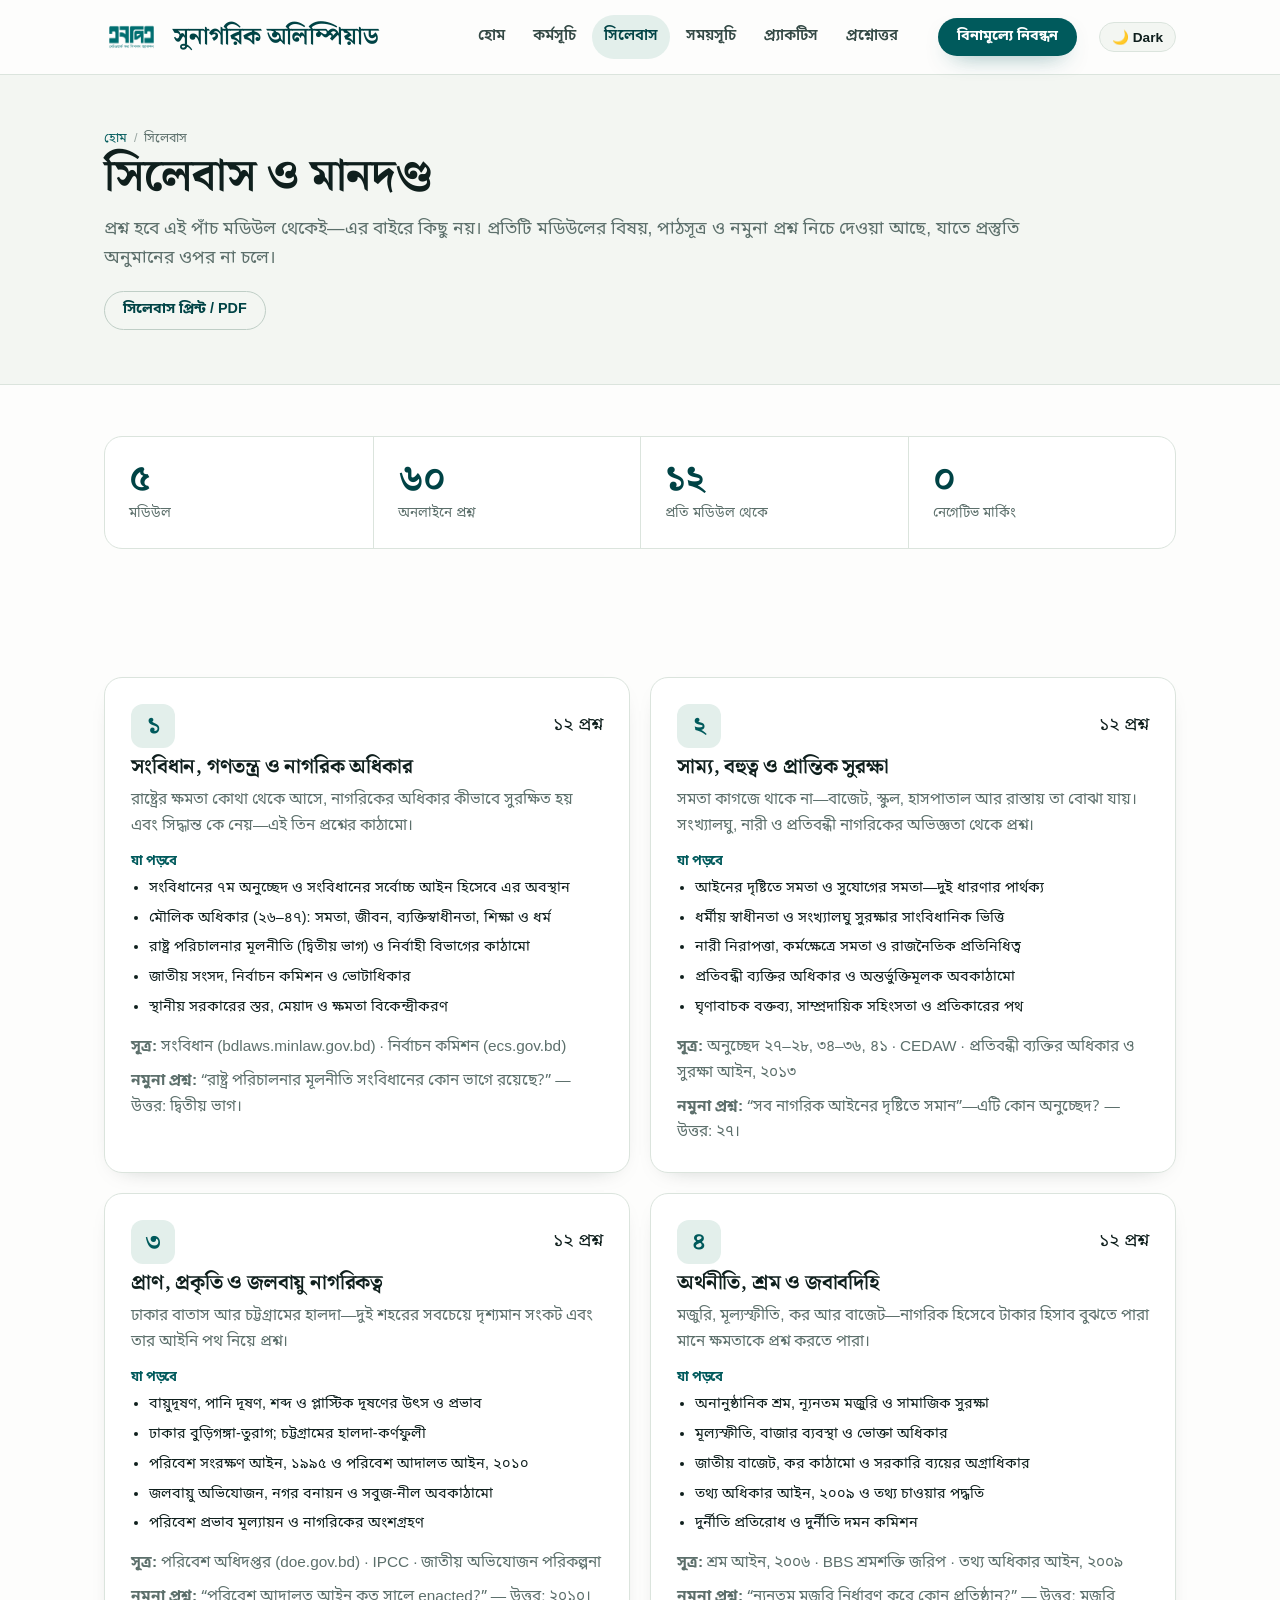
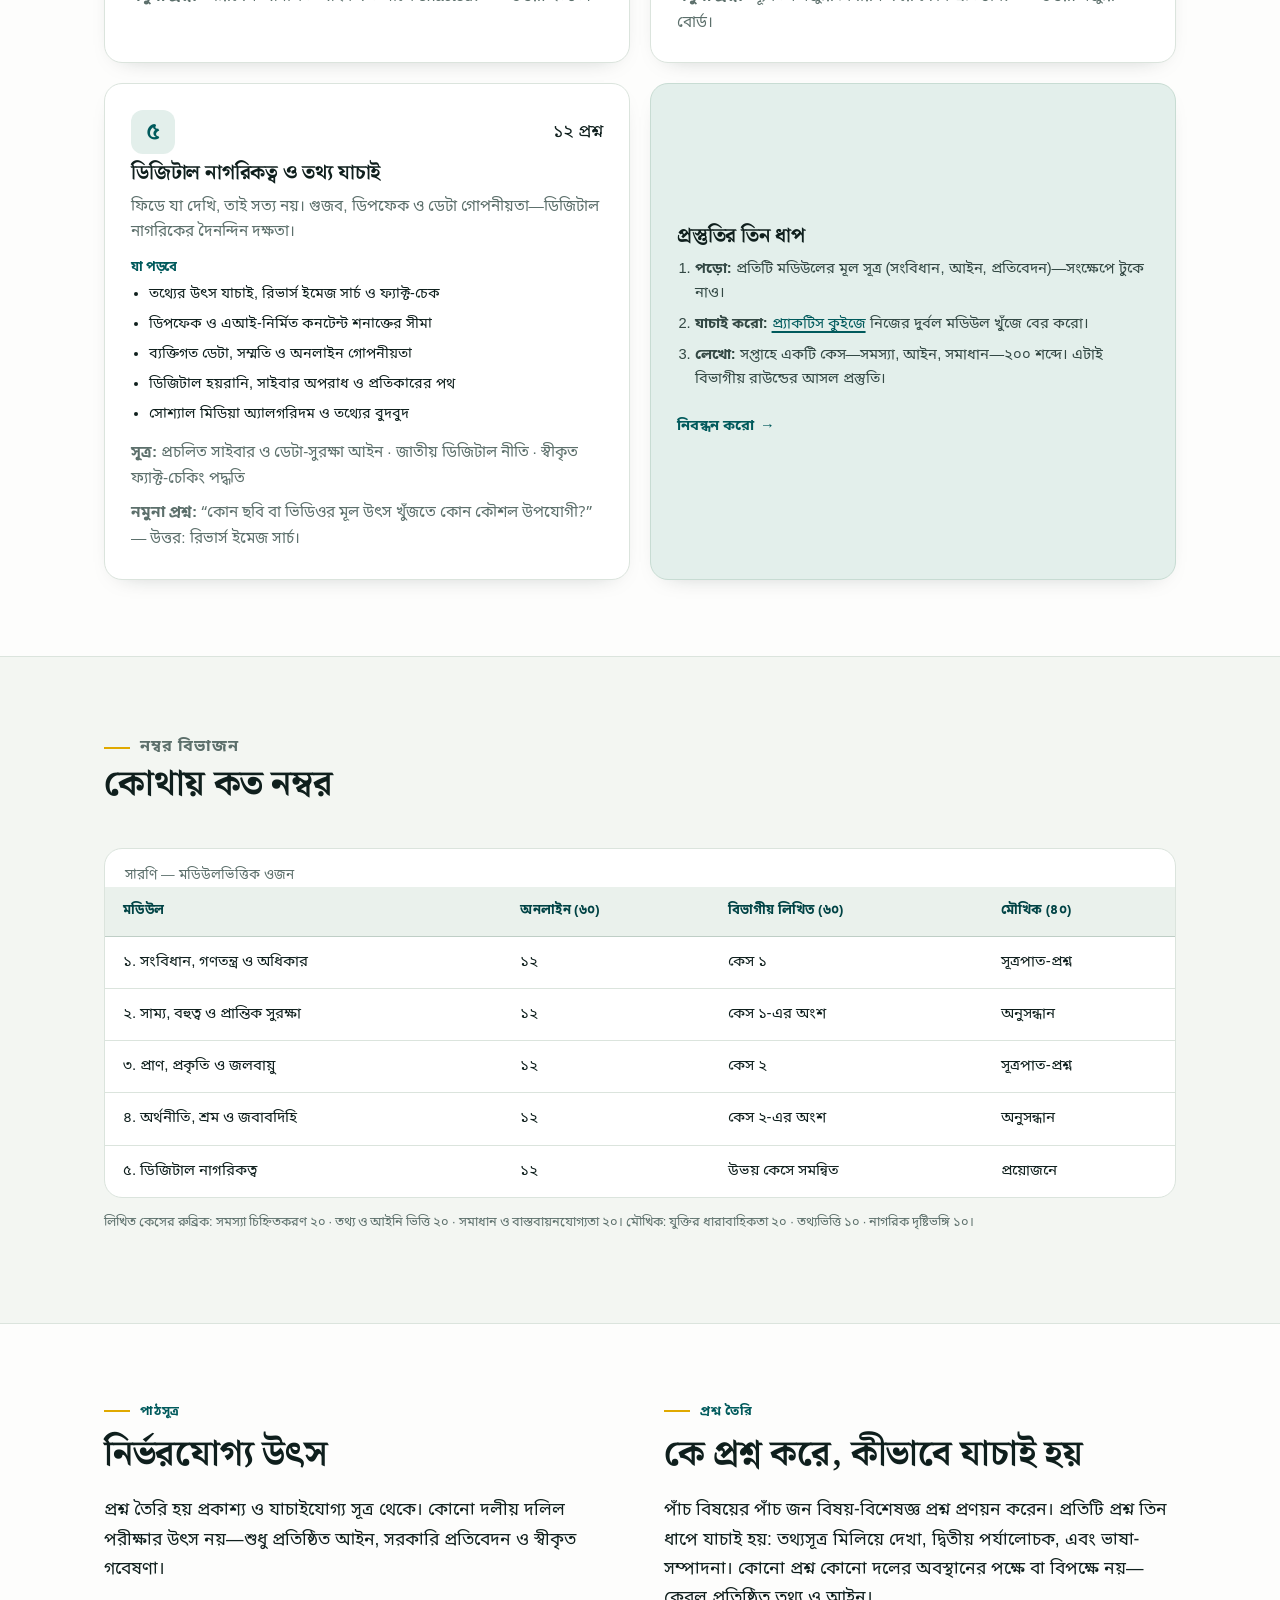
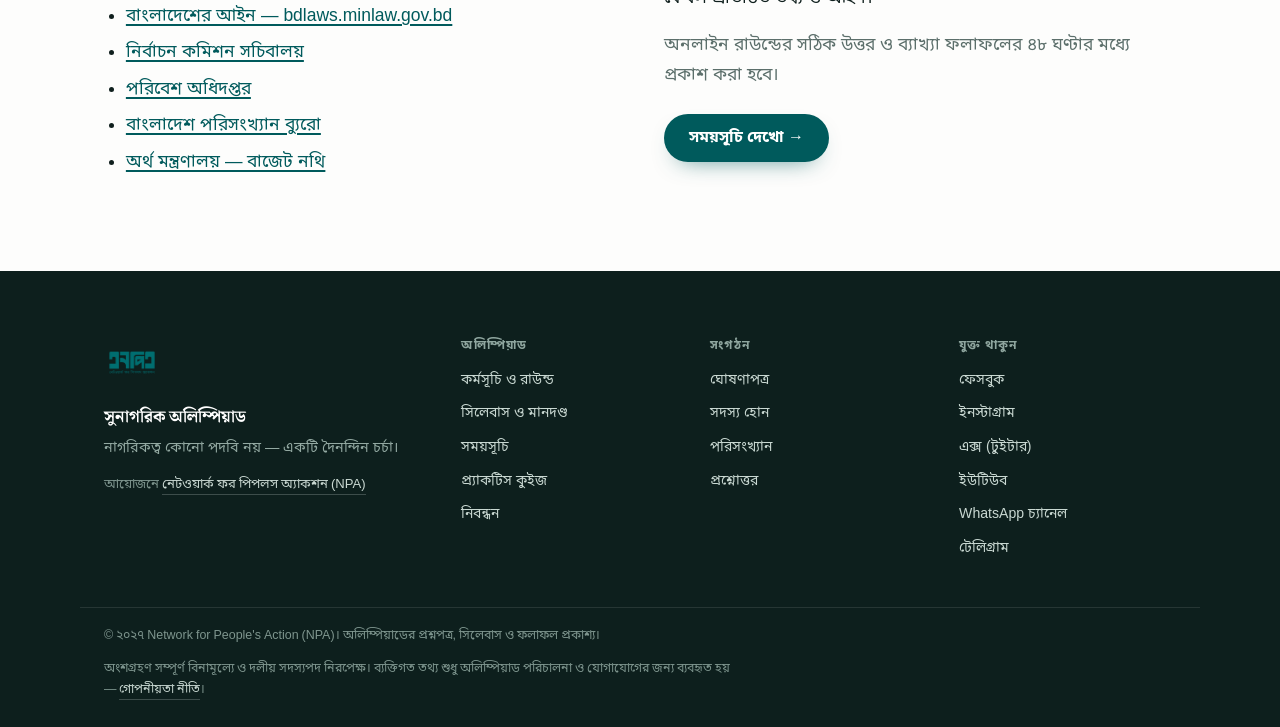
<file: syllabus.html>
<!DOCTYPE html>
<html lang="bn">
<head>
<meta charset="utf-8">
<meta name="viewport" content="width=device-width, initial-scale=1">
<title>সিলেবাস ও পাঠ্যতালিকা | সুনাগরিক অলিম্পিয়াড ২০২৭ - Good Citizen Olympiad</title>
<meta name="description" content="সুনাগরিক অলিম্পিয়াড ২০২৭ এর পূর্ণাঙ্গ ৫টি মডিউল সিলেবাস: সংবিধান ও গণতন্ত্র, সাম্য ও বহুত্ব, প্রাণ ও প্রকৃতি, অর্থনীতি ও শ্রম এবং ডিজিটাল নাগরিকত্ব। পাঠসূত্র ও নমুনা প্রশ্ন।">
<meta name="keywords" content="সুনাগরিক অলিম্পিয়াড সিলেবাস, Good Citizen Olympiad Syllabus, সংবিধান অনুচ্ছেদ, নাগরিক সাক্ষরতা, বইয়ের তালিকা">
<link rel="canonical" href="https://olympiad.ournpa.org/syllabus.html">
<meta name="robots" content="index, follow">
<meta name="theme-color" content="#005a5c">

<meta property="og:type" content="article">
<meta property="og:url" content="https://olympiad.ournpa.org/syllabus.html">
<meta property="og:title" content="সিলেবাস ও পাঠ্যতালিকা | সুনাগরিক অলিম্পিয়াড ২০২৭">
<meta property="og:description" content="পাঁচটি মৌলিক মডিউলের পূর্ণাঙ্গ সিলেবাস, রেফারেন্স ও নমুনা প্রশ্ন।">
<meta property="og:image" content="https://olympiad.ournpa.org/assets/img/og-card.png">
<meta property="og:locale" content="bn_BD">

<meta name="twitter:card" content="summary_large_image">
<meta name="twitter:title" content="সুনাগরিক অলিম্পিয়াড ২০২৭ - সিলেবাস ও পাঠ্যতালিকা">
<meta name="twitter:description" content="৫টি মডিউলের বিস্তারিত বিষয়বস্তু ও সাংবিধানিক রেফারেন্স।">
<meta name="twitter:image" content="https://olympiad.ournpa.org/assets/img/og-card.png">

<link rel="icon" href="assets/img/npa-logo.png">
<link rel="stylesheet" href="assets/css/style.css">
<script src="assets/js/config.js" defer></script>
<script src="assets/js/site.js" defer></script>
</head>
<body data-page="syllabus">
<a class="skip-link" href="#main">মূল অংশে যান</a>
<header class="site-header">
  <div class="wrap header-inner">
    <a class="brand" href="index.html">
      <img src="assets/img/npa-logo.png" alt="NPA লোগো" width="56" height="56">
      <span class="brand-text"><strong>সুনাগরিক অলিম্পিয়াড</strong></span>
    </a>

    <nav class="nav" id="nav" aria-label="প্রধান মেনু">
      <a class="nav-link" data-nav="index" href="index.html">হোম</a>
      <a class="nav-link" data-nav="program" href="program.html">কর্মসূচি</a>
      <a class="nav-link is-active" data-nav="syllabus" aria-current="page" href="syllabus.html">সিলেবাস</a>
      <a class="nav-link" data-nav="schedule" href="schedule.html">সময়সূচি</a>
      <a class="nav-link" data-nav="quiz" href="quiz.html">প্র্যাকটিস</a>
      <a class="nav-link" data-nav="faq" href="faq.html">প্রশ্নোত্তর</a>
    </nav>

    <a class="btn btn-primary btn-sm nav-cta" href="register.html">বিনামূল্যে নিবন্ধন</a>

    <button class="btn-control-toggle theme-toggle-btn" type="button" aria-label="Toggle theme">🌙 Dark</button> <button class="nav-toggle" type="button" aria-expanded="false" aria-controls="nav" aria-label="মেনু খুলুন">
      <span></span><span></span>
    </button>
  </div>
</header>

<main id="main">
<section class="page-head">
  <div class="wrap">
    <p class="crumbs"><a href="index.html">হোম</a><span>/</span>সিলেবাস</p>
    <h1>সিলেবাস ও মানদণ্ড</h1>
    <p>প্রশ্ন হবে এই পাঁচ মডিউল থেকেই—এর বাইরে কিছু নয়। প্রতিটি মডিউলের বিষয়, পাঠসূত্র ও নমুনা প্রশ্ন নিচে দেওয়া আছে, যাতে প্রস্তুতি অনুমানের ওপর না চলে।</p>
    <p style="margin-top:18px"><button class="btn btn-ghost btn-sm no-print" type="button" onclick="window.print()">সিলেবাস প্রিন্ট / PDF</button></p>
  </div>
</section>

<section class="section-tight">
  <div class="wrap">
    <div class="stat-band reveal">
      <div class="stat"><span class="n">৫</span><span class="l">মডিউল</span></div>
      <div class="stat"><span class="n">৬০</span><span class="l">অনলাইনে প্রশ্ন</span></div>
      <div class="stat"><span class="n">১২</span><span class="l">প্রতি মডিউল থেকে</span></div>
      <div class="stat"><span class="n">০</span><span class="l">নেগেটিভ মার্কিং</span></div>
    </div>
  </div>
</section>

<section class="section">
  <div class="wrap">
    <div class="grid grid-2">

      <article class="card reveal">
        <div class="module-top" style="margin-bottom:6px"><span class="num" style="margin:0">১</span><span class="tag">১২ প্রশ্ন</span></div>
        <h3>সংবিধান, গণতন্ত্র ও নাগরিক অধিকার</h3>
        <p style="margin-bottom:12px">রাষ্ট্রের ক্ষমতা কোথা থেকে আসে, নাগরিকের অধিকার কীভাবে সুরক্ষিত হয় এবং সিদ্ধান্ত কে নেয়—এই তিন প্রশ্নের কাঠামো।</p>
        <h4 style="font-family:var(--sans);font-size:.82rem;color:var(--teal);margin:14px 0 6px">যা পড়বে</h4>
        <ul style="font-size:.9rem">
          <li>সংবিধানের ৭ম অনুচ্ছেদ ও সংবিধানের সর্বোচ্চ আইন হিসেবে এর অবস্থান</li>
          <li>মৌলিক অধিকার (২৬–৪৭): সমতা, জীবন, ব্যক্তিস্বাধীনতা, শিক্ষা ও ধর্ম</li>
          <li>রাষ্ট্র পরিচালনার মূলনীতি (দ্বিতীয় ভাগ) ও নির্বাহী বিভাগের কাঠামো</li>
          <li>জাতীয় সংসদ, নির্বাচন কমিশন ও ভোটাধিকার</li>
          <li>স্থানীয় সরকারের স্তর, মেয়াদ ও ক্ষমতা বিকেন্দ্রীকরণ</li>
        </ul>
        <p class="form-note" style="margin-top:12px"><strong>সূত্র:</strong> সংবিধান (bdlaws.minlaw.gov.bd) · নির্বাচন কমিশন (ecs.gov.bd)</p>
        <p class="form-note" style="margin-top:8px"><strong>নমুনা প্রশ্ন:</strong> “রাষ্ট্র পরিচালনার মূলনীতি সংবিধানের কোন ভাগে রয়েছে?” — উত্তর: দ্বিতীয় ভাগ।</p>
      </article>

      <article class="card reveal">
        <div class="module-top" style="margin-bottom:6px"><span class="num" style="margin:0">২</span><span class="tag">১২ প্রশ্ন</span></div>
        <h3>সাম্য, বহুত্ব ও প্রান্তিক সুরক্ষা</h3>
        <p style="margin-bottom:12px">সমতা কাগজে থাকে না—বাজেট, স্কুল, হাসপাতাল আর রাস্তায় তা বোঝা যায়। সংখ্যালঘু, নারী ও প্রতিবন্ধী নাগরিকের অভিজ্ঞতা থেকে প্রশ্ন।</p>
        <h4 style="font-family:var(--sans);font-size:.82rem;color:var(--teal);margin:14px 0 6px">যা পড়বে</h4>
        <ul style="font-size:.9rem">
          <li>আইনের দৃষ্টিতে সমতা ও সুযোগের সমতা—দুই ধারণার পার্থক্য</li>
          <li>ধর্মীয় স্বাধীনতা ও সংখ্যালঘু সুরক্ষার সাংবিধানিক ভিত্তি</li>
          <li>নারী নিরাপত্তা, কর্মক্ষেত্রে সমতা ও রাজনৈতিক প্রতিনিধিত্ব</li>
          <li>প্রতিবন্ধী ব্যক্তির অধিকার ও অন্তর্ভুক্তিমূলক অবকাঠামো</li>
          <li>ঘৃণাবাচক বক্তব্য, সাম্প্রদায়িক সহিংসতা ও প্রতিকারের পথ</li>
        </ul>
        <p class="form-note" style="margin-top:12px"><strong>সূত্র:</strong> অনুচ্ছেদ ২৭–২৮, ৩৪–৩৬, ৪১ · CEDAW · প্রতিবন্ধী ব্যক্তির অধিকার ও সুরক্ষা আইন, ২০১৩</p>
        <p class="form-note" style="margin-top:8px"><strong>নমুনা প্রশ্ন:</strong> “সব নাগরিক আইনের দৃষ্টিতে সমান”—এটি কোন অনুচ্ছেদ? — উত্তর: ২৭।</p>
      </article>

      <article class="card reveal">
        <div class="module-top" style="margin-bottom:6px"><span class="num" style="margin:0">৩</span><span class="tag">১২ প্রশ্ন</span></div>
        <h3>প্রাণ, প্রকৃতি ও জলবায়ু নাগরিকত্ব</h3>
        <p style="margin-bottom:12px">ঢাকার বাতাস আর চট্টগ্রামের হালদা—দুই শহরের সবচেয়ে দৃশ্যমান সংকট এবং তার আইনি পথ নিয়ে প্রশ্ন।</p>
        <h4 style="font-family:var(--sans);font-size:.82rem;color:var(--teal);margin:14px 0 6px">যা পড়বে</h4>
        <ul style="font-size:.9rem">
          <li>বায়ুদূষণ, পানি দূষণ, শব্দ ও প্লাস্টিক দূষণের উৎস ও প্রভাব</li>
          <li>ঢাকার বুড়িগঙ্গা-তুরাগ; চট্টগ্রামের হালদা-কর্ণফুলী</li>
          <li>পরিবেশ সংরক্ষণ আইন, ১৯৯৫ ও পরিবেশ আদালত আইন, ২০১০</li>
          <li>জলবায়ু অভিযোজন, নগর বনায়ন ও সবুজ-নীল অবকাঠামো</li>
          <li>পরিবেশ প্রভাব মূল্যায়ন ও নাগরিকের অংশগ্রহণ</li>
        </ul>
        <p class="form-note" style="margin-top:12px"><strong>সূত্র:</strong> পরিবেশ অধিদপ্তর (doe.gov.bd) · IPCC · জাতীয় অভিযোজন পরিকল্পনা</p>
        <p class="form-note" style="margin-top:8px"><strong>নমুনা প্রশ্ন:</strong> “পরিবেশ আদালত আইন কত সালে enacted?” — উত্তর: ২০১০।</p>
      </article>

      <article class="card reveal">
        <div class="module-top" style="margin-bottom:6px"><span class="num" style="margin:0">৪</span><span class="tag">১২ প্রশ্ন</span></div>
        <h3>অর্থনীতি, শ্রম ও জবাবদিহি</h3>
        <p style="margin-bottom:12px">মজুরি, মূল্যস্ফীতি, কর আর বাজেট—নাগরিক হিসেবে টাকার হিসাব বুঝতে পারা মানে ক্ষমতাকে প্রশ্ন করতে পারা।</p>
        <h4 style="font-family:var(--sans);font-size:.82rem;color:var(--teal);margin:14px 0 6px">যা পড়বে</h4>
        <ul style="font-size:.9rem">
          <li>অনানুষ্ঠানিক শ্রম, ন্যূনতম মজুরি ও সামাজিক সুরক্ষা</li>
          <li>মূল্যস্ফীতি, বাজার ব্যবস্থা ও ভোক্তা অধিকার</li>
          <li>জাতীয় বাজেট, কর কাঠামো ও সরকারি ব্যয়ের অগ্রাধিকার</li>
          <li>তথ্য অধিকার আইন, ২০০৯ ও তথ্য চাওয়ার পদ্ধতি</li>
          <li>দুর্নীতি প্রতিরোধ ও দুর্নীতি দমন কমিশন</li>
        </ul>
        <p class="form-note" style="margin-top:12px"><strong>সূত্র:</strong> শ্রম আইন, ২০০৬ · BBS শ্রমশক্তি জরিপ · তথ্য অধিকার আইন, ২০০৯</p>
        <p class="form-note" style="margin-top:8px"><strong>নমুনা প্রশ্ন:</strong> “ন্যূনতম মজুরি নির্ধারণ করে কোন প্রতিষ্ঠান?” — উত্তর: মজুরি বোর্ড।</p>
      </article>

      <article class="card reveal">
        <div class="module-top" style="margin-bottom:6px"><span class="num" style="margin:0">৫</span><span class="tag">১২ প্রশ্ন</span></div>
        <h3>ডিজিটাল নাগরিকত্ব ও তথ্য যাচাই</h3>
        <p style="margin-bottom:12px">ফিডে যা দেখি, তাই সত্য নয়। গুজব, ডিপফেক ও ডেটা গোপনীয়তা—ডিজিটাল নাগরিকের দৈনন্দিন দক্ষতা।</p>
        <h4 style="font-family:var(--sans);font-size:.82rem;color:var(--teal);margin:14px 0 6px">যা পড়বে</h4>
        <ul style="font-size:.9rem">
          <li>তথ্যের উৎস যাচাই, রিভার্স ইমেজ সার্চ ও ফ্যাক্ট-চেক</li>
          <li>ডিপফেক ও এআই-নির্মিত কনটেন্ট শনাক্তের সীমা</li>
          <li>ব্যক্তিগত ডেটা, সম্মতি ও অনলাইন গোপনীয়তা</li>
          <li>ডিজিটাল হয়রানি, সাইবার অপরাধ ও প্রতিকারের পথ</li>
          <li>সোশ্যাল মিডিয়া অ্যালগরিদম ও তথ্যের বুদবুদ</li>
        </ul>
        <p class="form-note" style="margin-top:12px"><strong>সূত্র:</strong> প্রচলিত সাইবার ও ডেটা-সুরক্ষা আইন · জাতীয় ডিজিটাল নীতি · স্বীকৃত ফ্যাক্ট-চেকিং পদ্ধতি</p>
        <p class="form-note" style="margin-top:8px"><strong>নমুনা প্রশ্ন:</strong> “কোন ছবি বা ভিডিওর মূল উৎস খুঁজতে কোন কৌশল উপযোগী?” — উত্তর: রিভার্স ইমেজ সার্চ।</p>
      </article>

      <article class="card reveal" style="background:var(--teal-soft);border-color:#c8dcd3;display:flex;flex-direction:column;justify-content:center">
        <h3>প্রস্তুতির তিন ধাপ</h3>
        <ol style="font-size:.92rem;color:var(--ink-soft);padding-left:1.2em;margin:0">
          <li><strong>পড়ো:</strong> প্রতিটি মডিউলের মূল সূত্র (সংবিধান, আইন, প্রতিবেদন)—সংক্ষেপে টুকে নাও।</li>
          <li><strong>যাচাই করো:</strong> <a href="quiz.html">প্র্যাকটিস কুইজে</a> নিজের দুর্বল মডিউল খুঁজে বের করো।</li>
          <li><strong>লেখো:</strong> সপ্তাহে একটি কেস—সমস্যা, আইন, সমাধান—২০০ শব্দে। এটাই বিভাগীয় রাউন্ডের আসল প্রস্তুতি।</li>
        </ol>
        <a class="card-link" href="register.html">নিবন্ধন করো</a>
      </article>
    </div>
  </div>
</section>

<section class="section section-alt">
  <div class="wrap">
    <div class="section-head reveal">
      <p class="kicker">নম্বর বিভাজন</p>
      <h2>কোথায় কত নম্বর</h2>
    </div>
    <div class="table-wrap reveal">
      <table>
        <caption>সারণি — মডিউলভিত্তিক ওজন</caption>
        <thead><tr><th>মডিউল</th><th>অনলাইন (৬০)</th><th>বিভাগীয় লিখিত (৬০)</th><th>মৌখিক (৪০)</th></tr></thead>
        <tbody>
          <tr><td>১. সংবিধান, গণতন্ত্র ও অধিকার</td><td>১২</td><td>কেস ১</td><td>সূত্রপাত-প্রশ্ন</td></tr>
          <tr><td>২. সাম্য, বহুত্ব ও প্রান্তিক সুরক্ষা</td><td>১২</td><td>কেস ১-এর অংশ</td><td>অনুসন্ধান</td></tr>
          <tr><td>৩. প্রাণ, প্রকৃতি ও জলবায়ু</td><td>১২</td><td>কেস ২</td><td>সূত্রপাত-প্রশ্ন</td></tr>
          <tr><td>৪. অর্থনীতি, শ্রম ও জবাবদিহি</td><td>১২</td><td>কেস ২-এর অংশ</td><td>অনুসন্ধান</td></tr>
          <tr><td>৫. ডিজিটাল নাগরিকত্ব</td><td>১২</td><td>উভয় কেসে সমন্বিত</td><td>প্রয়োজনে</td></tr>
        </tbody>
      </table>
    </div>
    <p class="form-note" style="margin-top:14px">লিখিত কেসের রুব্রিক: সমস্যা চিহ্নিতকরণ ২০ · তথ্য ও আইনি ভিত্তি ২০ · সমাধান ও বাস্তবায়নযোগ্যতা ২০। মৌখিক: যুক্তির ধারাবাহিকতা ২০ · তথ্যভিত্তি ১০ · নাগরিক দৃষ্টিভঙ্গি ১০।</p>
  </div>
</section>

<section class="section">
  <div class="wrap two-col">
    <div class="reveal">
      <p class="kicker">পাঠসূত্র</p>
      <h2>নির্ভরযোগ্য উৎস</h2>
      <p>প্রশ্ন তৈরি হয় প্রকাশ্য ও যাচাইযোগ্য সূত্র থেকে। কোনো দলীয় দলিল পরীক্ষার উৎস নয়—শুধু প্রতিষ্ঠিত আইন, সরকারি প্রতিবেদন ও স্বীকৃত গবেষণা।</p>
      <ul>
        <li><a href="https://bdlaws.minlaw.gov.bd/" target="_blank" rel="noopener">বাংলাদেশের আইন — bdlaws.minlaw.gov.bd</a></li>
        <li><a href="https://ecs.gov.bd/" target="_blank" rel="noopener">নির্বাচন কমিশন সচিবালয়</a></li>
        <li><a href="https://www.doe.gov.bd/" target="_blank" rel="noopener">পরিবেশ অধিদপ্তর</a></li>
        <li><a href="https://bbs.gov.bd/" target="_blank" rel="noopener">বাংলাদেশ পরিসংখ্যান ব্যুরো</a></li>
        <li><a href="https://mof.gov.bd/" target="_blank" rel="noopener">অর্থ মন্ত্রণালয় — বাজেট নথি</a></li>
      </ul>
    </div>
    <div class="reveal">
      <p class="kicker">প্রশ্ন তৈরি</p>
      <h2>কে প্রশ্ন করে, কীভাবে যাচাই হয়</h2>
      <p>পাঁচ বিষয়ের পাঁচ জন বিষয়-বিশেষজ্ঞ প্রশ্ন প্রণয়ন করেন। প্রতিটি প্রশ্ন তিন ধাপে যাচাই হয়: তথ্যসূত্র মিলিয়ে দেখা, দ্বিতীয় পর্যালোচক, এবং ভাষা-সম্পাদনা। কোনো প্রশ্ন কোনো দলের অবস্থানের পক্ষে বা বিপক্ষে নয়—কেবল প্রতিষ্ঠিত তথ্য ও আইন।</p>
      <p class="muted">অনলাইন রাউন্ডের সঠিক উত্তর ও ব্যাখ্যা ফলাফলের ৪৮ ঘণ্টার মধ্যে প্রকাশ করা হবে।</p>
      <a class="btn btn-primary" href="schedule.html" style="margin-top:6px">সময়সূচি দেখো →</a>
    </div>
  </div>
</section>
</main>
<footer class="site-footer">
  <div class="wrap footer-grid">
    <div class="footer-brand">
      <img src="assets/img/npa-logo.png" alt="" width="56" height="56">
      <p class="footer-word">সুনাগরিক অলিম্পিয়াড</p>
      <p class="footer-line">নাগরিকত্ব কোনো পদবি নয় — একটি দৈনন্দিন চর্চা।</p>
      <p class="footer-org">আয়োজনে <a href="https://ournpa.org/" target="_blank" rel="noopener">নেটওয়ার্ক ফর পিপলস অ্যাকশন (NPA)</a></p>
    </div>

    <nav class="footer-col" aria-label="অলিম্পিয়াড">
      <h3>অলিম্পিয়াড</h3>
      <a href="program.html">কর্মসূচি ও রাউন্ড</a>
      <a href="syllabus.html">সিলেবাস ও মানদণ্ড</a>
      <a href="schedule.html">সময়সূচি</a>
      <a href="quiz.html">প্র্যাকটিস কুইজ</a>
      <a href="register.html">নিবন্ধন</a>
    </nav>

    <nav class="footer-col" aria-label="সংগঠন">
      <h3>সংগঠন</h3>
      <a href="https://ournpa.org/manifesto" target="_blank" rel="noopener">ঘোষণাপত্র</a>
      <a href="https://ournpa.org/membership" target="_blank" rel="noopener">সদস্য হোন</a>
      <a href="https://ournpa.org/statistics" target="_blank" rel="noopener">পরিসংখ্যান</a>
      <a href="faq.html">প্রশ্নোত্তর</a>
    </nav>

    <div class="footer-col footer-social">
      <h3>যুক্ত থাকুন</h3>
      <a href="https://www.facebook.com/ournpa" target="_blank" rel="noopener">ফেসবুক</a>
      <a href="https://www.instagram.com/ournpa/" target="_blank" rel="noopener">ইনস্টাগ্রাম</a>
      <a href="https://x.com/our_npa" target="_blank" rel="noopener">এক্স (টুইটার)</a>
      <a href="https://www.youtube.com/@our_npa" target="_blank" rel="noopener">ইউটিউব</a>
      <a href="https://whatsapp.com/channel/0029Vb7qlDq1CYoQKV0MlK2Z" target="_blank" rel="noopener">WhatsApp চ্যানেল</a>
      <a href="https://t.me/our_npa" target="_blank" rel="noopener">টেলিগ্রাম</a>
    </div>
  </div>

  <div class="wrap footer-bottom">
    <p>© ২০২৭ Network for People's Action (NPA)। অলিম্পিয়াডের প্রশ্নপত্র, সিলেবাস ও ফলাফল প্রকাশ্য।</p>
    <p class="footer-legal">অংশগ্রহণ সম্পূর্ণ বিনামূল্যে ও দলীয় সদস্যপদ নিরপেক্ষ। ব্যক্তিগত তথ্য শুধু অলিম্পিয়াড পরিচালনা ও যোগাযোগের জন্য ব্যবহৃত হয় — <a href="faq.html#privacy">গোপনীয়তা নীতি</a>।</p>
  </div>
</footer>
</file>
<file: assets/css/style.css>
/* ==========================================================================
   সুনাগরিক অলিম্পিয়াড — NPA
   Light editorial civic design. Teal + paper + amber, Bengali-first.
   ========================================================================== */

@font-face{font-family:"Noto Serif Bengali";src:url("../fonts/NotoSerifBengali-Regular.ttf") format("truetype");font-weight:400;font-style:normal;font-display:swap}
@font-face{font-family:"Noto Serif Bengali";src:url("../fonts/NotoSerifBengali-Bold.ttf") format("truetype");font-weight:700;font-style:normal;font-display:swap}
@font-face{font-family:"Noto Sans Bengali";src:url("../fonts/NotoSansBengali-Regular.ttf") format("truetype");font-weight:400;font-style:normal;font-display:swap}
@font-face{font-family:"Noto Sans Bengali";src:url("../fonts/NotoSansBengali-SemiBold.ttf") format("truetype");font-weight:600;font-style:normal;font-display:swap}
@font-face{font-family:"Noto Sans Bengali";src:url("../fonts/NotoSansBengali-Bold.ttf") format("truetype");font-weight:700;font-style:normal;font-display:swap}

:root{
  --paper:#fdfdfc;
  --paper-2:#f3f6f2;
  --paper-3:#eaf1ec;
  --ink:#0f1f1d;
  --ink-soft:#334844;
  --muted:#5c6f6b;
  --line:#dbe4dd;
  --line-strong:#bfcec6;
  --teal:#005a5c;
  --teal-deep:#004345;
  --teal-soft:#e3efeb;
  --amber:#ffc72c;
  --amber-deep:#e0a900;
  --amber-soft:#fff5d8;
  --danger:#a6332a;
  --ok:#1c6b4b;
  --radius:18px;
  --radius-sm:12px;
  --shadow:0 18px 50px -28px rgba(15,31,29,.35);
  --shadow-sm:0 8px 24px -18px rgba(15,31,29,.4);
  --sans:"Noto Sans Bengali","Bangla Sangam MN","Hind Siliguri","Nirmala UI",-apple-system,"Segoe UI",sans-serif;
  --serif:"Noto Serif Bengali","Bangla Sangam MN",Georgia,serif;
  --wrap:1120px;
}

[data-theme="dark"]{
  --paper:#0b1319;
  --paper-2:#121d24;
  --paper-3:#18252e;
  --ink:#e6edf3;
  --ink-soft:#cbd5e1;
  --muted:#94a3b8;
  --line:#22343f;
  --line-strong:#334854;
  --teal:#10979a;
  --teal-deep:#18b2b5;
  --teal-soft:#112a2e;
  --amber:#ffc72c;
  --amber-deep:#e0a900;
  --amber-soft:#33290b;
  --shadow:0 18px 50px -28px rgba(0,0,0,.7);
  --shadow-sm:0 8px 24px -18px rgba(0,0,0,.6);
}

[data-theme="dark"] .card,
[data-theme="dark"] .module,
[data-theme="dark"] .round,
[data-theme="dark"] .fact-card,
[data-theme="dark"] .stat-band,
[data-theme="dark"] .form-card,
[data-theme="dark"] .table-wrap,
[data-theme="dark"] table,
[data-theme="dark"] .site-header,
[data-theme="dark"] .quiz-box,
[data-theme="dark"] .ticket {
  background: var(--paper-2);
}

[data-theme="dark"] .site-header {
  background: rgba(11, 19, 25, 0.94);
}

[data-theme="dark"] .nav-toggle {
  background: var(--paper-2);
}

[data-theme="dark"] input,
[data-theme="dark"] select,
[data-theme="dark"] textarea {
  background: var(--paper-3);
  color: var(--ink);
  border-color: var(--line);
}

[data-theme="dark"] .field input:focus,
[data-theme="dark"] .field select:focus {
  background: var(--paper-2);
}

/* Theme and Lang buttons */
.btn-control-toggle {
  background: var(--paper-2);
  border: 1px solid var(--line);
  color: var(--ink);
  padding: 6px 12px;
  border-radius: 999px;
  font-size: 0.85rem;
  font-weight: 700;
  cursor: pointer;
  display: inline-flex;
  align-items: center;
  gap: 5px;
  transition: all .15s ease;
}
.btn-control-toggle:hover {
  background: var(--teal-soft);
  color: var(--teal);
  border-color: var(--teal);
}


*,*::before,*::after{box-sizing:border-box}
html{-webkit-text-size-adjust:100%;scroll-behavior:smooth}
body{
  margin:0;
  background:var(--paper);
  color:var(--ink);
  font-family:var(--sans);
  font-size:17.5px;
  line-height:1.68;
  -webkit-font-smoothing:antialiased;
  text-rendering:optimizeLegibility;
}
img{max-width:100%;height:auto;display:block}
a{color:var(--teal);text-decoration-thickness:1.5px;text-underline-offset:3px}
a:hover{color:var(--teal-deep)}
h1,h2,h3,h4{font-family:var(--serif);font-weight:700;line-height:1.28;margin:0 0 .5em;letter-spacing:-.01em}
h1{font-size:clamp(2.1rem,4.6vw,3.5rem);line-height:1.22}
h2{font-size:clamp(1.55rem,2.9vw,2.25rem)}
h3{font-size:clamp(1.12rem,1.6vw,1.3rem)}
p{margin:0 0 1em}
ul,ol{margin:0 0 1em;padding-left:1.25em}
li{margin-bottom:.4em}
strong{font-weight:700}
small{font-size:.82em}
hr{border:0;border-top:1px solid var(--line);margin:2.5em 0}

.wrap{max-width:var(--wrap);margin:0 auto;padding:0 24px}
.skip-link{position:absolute;left:-9999px;top:0;background:var(--teal);color:#fff;padding:12px 18px;z-index:200;border-radius:0 0 12px 0}
.skip-link:focus{left:0}

/* ---------- header ---------- */
.site-header{
  position:sticky;top:0;z-index:80;
  background:rgba(253,253,252,.92);
  backdrop-filter:saturate(140%) blur(12px);
  border-bottom:1px solid var(--line);
}
.header-inner{display:flex;align-items:center;gap:22px;min-height:74px}
.brand{display:flex;align-items:center;gap:14px;text-decoration:none;color:var(--ink);flex:0 0 auto}
.brand img{width:55px;height:55px;object-fit:contain}
.brand-text{display:flex;flex-direction:column;line-height:1.2}
.brand-text strong{font-family:var(--serif);font-size:1.52rem;font-weight:700;color:var(--teal-deep);letter-spacing:-.01em}
.nav{display:flex;align-items:center;gap:4px;margin-left:auto}
.nav-link{
  color:var(--ink-soft);text-decoration:none;font-size:.94rem;font-weight:600;
  padding:9px 12px;border-radius:999px;transition:background .18s,color .18s;white-space:nowrap;
}
.nav-link:hover{background:var(--teal-soft);color:var(--teal-deep)}
.nav-link.is-active{color:var(--teal-deep);background:var(--teal-soft)}
.nav-cta{margin-left:6px}
.nav-toggle{
  display:none;margin-left:auto;width:44px;height:44px;border:1px solid var(--line);
  background:#fff;border-radius:12px;cursor:pointer;padding:0;position:relative;
}
.nav-toggle span{
  position:absolute;left:12px;right:12px;height:2px;background:var(--teal);
  transition:transform .2s,top .2s;
}
.nav-toggle span:nth-child(1){top:17px}
.nav-toggle span:nth-child(2){top:25px}
.nav-toggle[aria-expanded="true"] span:nth-child(1){top:21px;transform:rotate(45deg)}
.nav-toggle[aria-expanded="true"] span:nth-child(2){top:21px;transform:rotate(-45deg)}

/* ---------- buttons ---------- */
.btn{
  display:inline-flex;align-items:center;justify-content:center;gap:9px;
  font-family:var(--sans);font-weight:700;font-size:1rem;line-height:1;
  padding:15px 24px;border-radius:999px;border:1.5px solid transparent;
  text-decoration:none;cursor:pointer;transition:transform .18s,box-shadow .18s,background .18s,color .18s;
}
.btn:hover{transform:translateY(-1px)}
.btn:active{transform:none}
.btn-primary{background:var(--teal);color:#fff;box-shadow:0 10px 24px -14px rgba(0,90,92,.8)}
.btn-primary:hover{background:var(--teal-deep);color:#fff}
.btn-amber{background:var(--amber);color:#201a00;box-shadow:0 10px 24px -16px rgba(224,169,0,.9)}
.btn-amber:hover{background:var(--amber-deep);color:#201a00}
.btn-ghost{background:transparent;color:var(--teal-deep);border-color:var(--line-strong)}
.btn-ghost:hover{background:var(--teal-soft);border-color:var(--teal)}
.btn-sm{padding:11px 18px;font-size:.9rem}
.btn-block{width:100%}
.btn:focus-visible,.nav-link:focus-visible,input:focus-visible,select:focus-visible,textarea:focus-visible,summary:focus-visible,.quiz-option:focus-visible{
  outline:3px solid var(--amber);outline-offset:2px;
}

/* ---------- hero ---------- */
.hero{position:relative;overflow:hidden;padding:clamp(38px,6vw,80px) 0 clamp(34px,4.5vw,60px);border-bottom:1px solid var(--line)}
.hero::before{
  content:"";position:absolute;inset:0;pointer-events:none;
  background:
    radial-gradient(700px 320px at 88% 4%, rgba(255,199,44,.18), transparent 70%),
    radial-gradient(620px 400px at 2% 100%, rgba(0,90,92,.08), transparent 72%);
}
.hero-grid{position:relative;display:grid;grid-template-columns:1.18fr .82fr;gap:clamp(28px,4vw,56px);align-items:center}
.eyebrow{
  display:inline-flex;align-items:center;gap:9px;font-size:.8rem;font-weight:700;
  color:var(--teal-deep);background:var(--teal-soft);border:1px solid #cfe2da;
  padding:7px 14px;border-radius:999px;margin-bottom:20px;
}
.eyebrow .dot{width:7px;height:7px;border-radius:50%;background:var(--amber-deep)}
.hero h1{margin-bottom:18px;text-wrap:balance}
.hero h1 .mark{position:relative;color:var(--teal);white-space:nowrap}
.hero h1 .mark::after{
  content:"";position:absolute;left:0;right:0;bottom:.06em;height:.22em;
  background:var(--amber);opacity:.55;border-radius:3px;z-index:-1;
}
.hero-lead{font-size:clamp(1.02rem,1.5vw,1.16rem);color:var(--ink-soft);max-width:36em;margin-bottom:26px}
.hero-actions{display:flex;flex-wrap:wrap;gap:12px;margin-bottom:22px}
.hero-note{font-size:.86rem;color:var(--muted);display:flex;flex-wrap:wrap;gap:6px 18px;align-items:center}
.hero-note strong{color:var(--ink-soft)}

/* hero fact card */
.fact-card{
  background:#fff;border:1px solid var(--line);border-radius:24px;padding:26px;
  box-shadow:var(--shadow);position:relative;
}
.fact-card::before{content:"";position:absolute;inset:0 auto 0 0;width:5px;border-radius:24px 0 0 24px;background:linear-gradient(var(--teal),var(--amber))}
.fact-card h2{font-size:1.05rem;margin-bottom:16px;display:flex;justify-content:space-between;align-items:baseline;gap:12px}
.fact-card h2 span{font-family:var(--sans);font-size:.72rem;font-weight:600;color:var(--muted);letter-spacing:.06em}
.fact-list{list-style:none;margin:0;padding:0}
.fact-list li{display:flex;justify-content:space-between;align-items:center;gap:16px;padding:11px 0;border-top:1px solid var(--line);margin:0}
.fact-list li:first-child{border-top:0}
.fact-list .k{font-size:.92rem;color:var(--ink-soft)}
.fact-list .v{font-family:var(--serif);font-weight:700;font-size:1.12rem;color:var(--teal-deep);white-space:nowrap}
.fact-foot{margin:16px 0 0;padding-top:14px;border-top:1px dashed var(--line-strong);font-size:.8rem;color:var(--muted)}

/* ---------- sections ---------- */
.section{padding:clamp(44px,6vw,84px) 0}
.section-tight{padding:clamp(32px,4vw,56px) 0}
.section-alt{background:var(--paper-2);border-top:1px solid var(--line);border-bottom:1px solid var(--line)}
.section-head{max-width:760px;margin-bottom:clamp(24px,3.4vw,40px)}
.kicker{font-size:.8rem;font-weight:700;color:var(--teal);letter-spacing:.06em;margin:0 0 10px;display:flex;align-items:center;gap:10px}
.kicker::before{content:"";width:26px;height:2px;background:var(--amber-deep);display:inline-block}
.section-head p{color:var(--muted);margin-bottom:0;font-size:1.02rem}

.grid{display:grid;gap:20px}
.grid-3{grid-template-columns:repeat(3,minmax(0,1fr))}
.grid-2{grid-template-columns:repeat(2,minmax(0,1fr))}
.grid-4{grid-template-columns:repeat(4,minmax(0,1fr))}

.card{
  background:#fff;border:1px solid var(--line);border-radius:var(--radius);
  padding:26px;box-shadow:var(--shadow-sm);
}
.card h3{margin-bottom:8px}
.card p{margin-bottom:0;color:var(--muted);font-size:.96rem}
.card .num{
  font-family:var(--serif);font-weight:700;font-size:1.5rem;color:var(--teal);
  display:inline-flex;align-items:center;justify-content:center;
  width:44px;height:44px;border-radius:12px;background:var(--teal-soft);margin-bottom:16px;
}
.card-link{display:inline-flex;align-items:center;gap:6px;margin-top:16px;font-weight:700;font-size:.92rem;text-decoration:none}
.card-link::after{content:"→";transition:transform .18s}
.card-link:hover::after{transform:translateX(3px)}

/* stats band */
.stat-band{display:grid;grid-template-columns:repeat(4,minmax(0,1fr));border:1px solid var(--line);border-radius:var(--radius);overflow:hidden;background:#fff}
.stat{padding:22px 24px;border-left:1px solid var(--line)}
.stat:first-child{border-left:0}
.stat .n{font-family:var(--serif);font-weight:700;font-size:clamp(1.7rem,3vw,2.3rem);line-height:1.1;color:var(--teal-deep);display:block}
.stat .l{font-size:.84rem;color:var(--muted);margin-top:4px;display:block}

/* module cards */
.module{
  background:#fff;border:1px solid var(--line);border-radius:var(--radius);padding:24px;
  display:flex;flex-direction:column;gap:10px;transition:transform .2s,box-shadow .2s,border-color .2s;
}
.module:hover{transform:translateY(-3px);box-shadow:var(--shadow);border-color:#c8dad2}
.module-top{display:flex;align-items:center;justify-content:space-between;gap:12px}
.module .no{font-family:var(--serif);font-weight:700;font-size:2rem;color:#c3d6cd;line-height:1}
.module .tag{font-size:.7rem;font-weight:700;color:var(--teal-deep);background:var(--amber-soft);border:1px solid #f2dfa2;padding:4px 10px;border-radius:999px}
.module h3{font-size:1.14rem;margin:0}
.module p{color:var(--muted);font-size:.92rem;margin:0}
.module ul{font-size:.88rem;color:var(--ink-soft);margin:0;padding-left:1.1em}

/* rounds */
.rounds{display:grid;grid-template-columns:repeat(3,minmax(0,1fr));gap:20px;position:relative}
.round{background:#fff;border:1px solid var(--line);border-radius:var(--radius);padding:26px;position:relative}
.round .when{font-size:.78rem;font-weight:700;color:var(--teal);letter-spacing:.03em;margin-bottom:10px;display:flex;justify-content:space-between;gap:10px}
.round .when .pill{background:var(--teal-soft);padding:3px 9px;border-radius:999px;color:var(--teal-deep)}
.round h3{margin-bottom:8px;font-size:1.18rem}
.round p{color:var(--muted);font-size:.93rem;margin-bottom:14px}
.round ul{font-size:.9rem;color:var(--ink-soft);margin:0;padding-left:1.1em}
.round .idx{
  position:absolute;top:-14px;left:24px;background:var(--amber);color:#201a00;
  font-family:var(--serif);font-weight:700;font-size:.9rem;padding:4px 12px;border-radius:999px;
}

/* timeline */
.timeline{list-style:none;margin:0;padding:0;position:relative}
.timeline::before{content:"";position:absolute;left:11px;top:8px;bottom:8px;width:2px;background:var(--line-strong)}
.timeline li{position:relative;padding:0 0 26px 44px;margin:0}
.timeline li:last-child{padding-bottom:0}
.timeline .dot{position:absolute;left:0;top:5px;width:24px;height:24px;border-radius:50%;background:#fff;border:2px solid var(--line-strong);display:grid;place-items:center}
.timeline .dot::after{content:"";width:8px;height:8px;border-radius:50%;background:var(--line-strong)}
.timeline .is-key .dot{border-color:var(--teal);background:var(--teal-soft)}
.timeline .is-key .dot::after{background:var(--teal)}
.timeline .date{font-size:.8rem;font-weight:700;color:var(--teal);letter-spacing:.02em}
.timeline h3{font-size:1.06rem;margin:2px 0 4px}
.timeline p{margin:0;color:var(--muted);font-size:.92rem}

/* table */
.table-wrap{overflow-x:auto;border:1px solid var(--line);border-radius:var(--radius);background:#fff}
table{width:100%;border-collapse:collapse;font-size:.94rem;min-width:560px}
caption{text-align:left;padding:16px 20px 0;color:var(--muted);font-size:.85rem}
th,td{padding:13px 18px;text-align:left;border-bottom:1px solid var(--line);vertical-align:top}
thead th{background:var(--paper-3);font-family:var(--sans);font-weight:700;font-size:.82rem;color:var(--teal-deep);letter-spacing:.02em;border-bottom:1px solid var(--line-strong)}
tbody tr:last-child td{border-bottom:0}
td strong{color:var(--teal-deep)}

/* prizes */
.prize-grid{display:grid;grid-template-columns:1.1fr .9fr;gap:20px;align-items:stretch}
.prize-main{
  background:linear-gradient(150deg,#005a5c,#00403f);color:#fff;border-radius:24px;padding:32px;
  position:relative;overflow:hidden;box-shadow:var(--shadow);
  display:flex;flex-direction:column;
}
.prize-perks{margin-top:auto;padding-top:18px;border-top:1px solid rgba(255,255,255,.18);position:relative;z-index:1}
.prize-perks span{display:block;font-size:.72rem;font-weight:700;letter-spacing:.08em;color:#a9c8c0;margin-bottom:4px}
.prize-perks strong{font-size:.92rem;color:#fff;font-weight:600;line-height:1.6}
.prize-main::after{content:"";position:absolute;right:-60px;bottom:-70px;width:240px;height:240px;border-radius:50%;background:rgba(255,199,44,.16)}
.prize-main .kicker{color:#bfe0d8}
.prize-main .kicker::before{background:var(--amber)}
.prize-main h3{font-size:1.5rem;color:#fff;margin-bottom:6px}
.prize-main p{color:#cfe4dd;font-size:.94rem;margin-bottom:22px}
.prize-amount{font-family:var(--serif);font-weight:700;font-size:clamp(2.2rem,4vw,3rem);line-height:1.1;color:var(--amber);display:block}
.prize-main small{color:#a9c8c0;display:block;margin-top:4px;position:relative;z-index:1}
.prize-list{list-style:none;margin:0;padding:0;background:#fff;border:1px solid var(--line);border-radius:24px;overflow:hidden}
.prize-list li{display:flex;justify-content:space-between;gap:14px;padding:15px 22px;border-top:1px solid var(--line);margin:0;font-size:.94rem}
.prize-list li:first-child{border-top:0}
.prize-list .amt{font-family:var(--serif);font-weight:700;color:var(--teal-deep);white-space:nowrap}
.prize-list li.perk{background:var(--paper-2);color:var(--muted);font-size:.86rem}

/* callout / quote */
.callout{border-left:4px solid var(--amber);background:var(--amber-soft);padding:22px 26px;border-radius:0 var(--radius) var(--radius) 0}
.callout p{margin:0;color:#4a3b06;font-size:.98rem}
.quote{font-family:var(--serif);font-size:clamp(1.2rem,2.2vw,1.55rem);line-height:1.5;color:var(--teal-deep);margin:0;max-width:24em}
.quote cite{display:block;font-family:var(--sans);font-size:.82rem;font-style:normal;color:var(--muted);margin-top:14px}

/* people / jury */
.person{display:flex;gap:14px;align-items:flex-start}
.avatar{width:46px;height:46px;border-radius:50%;background:var(--teal-soft);color:var(--teal-deep);display:grid;place-items:center;font-family:var(--serif);font-weight:700;flex:0 0 auto}
.person h4{margin:0 0 2px;font-size:.98rem;font-family:var(--sans);font-weight:700}
.person p{margin:0;font-size:.82rem;color:var(--muted)}

/* accordion */
.accordion{border-top:1px solid var(--line)}
.accordion details{border-bottom:1px solid var(--line)}
.accordion summary{
  cursor:pointer;padding:18px 44px 18px 0;font-weight:700;font-size:1rem;position:relative;list-style:none;
}
.accordion summary::-webkit-details-marker{display:none}
.accordion summary::after{
  content:"+";position:absolute;right:6px;top:50%;transform:translateY(-50%);
  font-family:var(--sans);font-size:1.5rem;color:var(--teal);line-height:1;
}
.accordion details[open] summary::after{content:"–"}
.accordion .answer{padding:0 44px 20px 0;color:var(--muted);font-size:.95rem}
.accordion .answer p:last-child{margin-bottom:0}

/* forms */
.form-card{background:#fff;border:1px solid var(--line);border-radius:24px;padding:clamp(22px,3vw,36px);box-shadow:var(--shadow)}
.field{margin-bottom:18px}
.field label{display:block;font-weight:700;font-size:.9rem;margin-bottom:6px}
.field .hint{font-weight:400;color:var(--muted);font-size:.78rem;margin-left:4px}
.field input,.field select,.field textarea{
  width:100%;padding:13px 14px;border:1.5px solid var(--line-strong);border-radius:12px;
  font-family:var(--sans);font-size:1rem;color:var(--ink);background:#fff;transition:border-color .16s,box-shadow .16s;
}
.field input:hover,.field select:hover,.field textarea:hover{border-color:#a9bdb4}
.field input:focus,.field select:focus,.field textarea:focus{border-color:var(--teal);box-shadow:0 0 0 3px rgba(0,90,92,.12);outline:none}
.field input[aria-invalid="true"],.field select[aria-invalid="true"]{border-color:var(--danger);background:#fdf3f2}
.field .err{display:none;color:var(--danger);font-size:.8rem;margin-top:5px}
.field.has-error .err{display:block}
.field-row{display:grid;grid-template-columns:1fr 1fr;gap:16px}
.choice-group{display:flex;flex-wrap:wrap;gap:10px}
.choice{
  display:flex;align-items:center;gap:9px;border:1.5px solid var(--line-strong);border-radius:12px;
  padding:11px 14px;font-size:.92rem;cursor:pointer;background:#fff;transition:border-color .16s,background .16s;
}
.choice:hover{border-color:var(--teal)}
.choice input{width:auto;margin:0;accent-color:var(--teal)}
.choice:has(input:checked){border-color:var(--teal);background:var(--teal-soft)}
.check{display:flex;gap:11px;align-items:flex-start;font-size:.88rem;color:var(--ink-soft);margin-bottom:12px}
.check input{margin-top:4px;width:18px;height:18px;accent-color:var(--teal);flex:0 0 auto}
.form-note{font-size:.8rem;color:var(--muted)}
.form-status{display:none;margin-top:16px;padding:14px 16px;border-radius:12px;font-size:.9rem}
.form-status.is-error{display:block;background:#fdf3f2;color:var(--danger);border:1px solid #f0cdc9}
.form-status.is-ok{display:block;background:#eef7f0;color:var(--ok);border:1px solid #cbe3d4}
.linkish{background:none;border:0;padding:0;margin:0;font:inherit;color:var(--teal);text-decoration:underline;cursor:pointer}

/* registration success */
[id]{scroll-margin-top:92px}
#reg-success,#quiz-result{scroll-margin-top:96px}
.success{display:none}
.success.is-visible{display:block}
.ticket{
  border:1.5px dashed var(--teal);border-radius:20px;padding:26px;background:linear-gradient(180deg,#f7fbf8,#fff);
  position:relative;overflow:hidden;
}
.ticket::after{content:"";position:absolute;top:-40px;right:-40px;width:130px;height:130px;border-radius:50%;background:rgba(255,199,44,.22)}
.ticket .t-kicker{font-size:.74rem;font-weight:700;letter-spacing:.08em;color:var(--teal);margin-bottom:6px}
.ticket .t-id{font-family:var(--serif);font-weight:700;font-size:clamp(1.4rem,3.4vw,2rem);letter-spacing:.02em;color:var(--ink)}
.ticket .t-name{font-size:1rem;margin-top:6px}
.ticket dl{display:grid;grid-template-columns:auto 1fr;gap:8px 16px;margin:18px 0 0;font-size:.86rem}
.ticket dt{color:var(--muted)}
.ticket dd{margin:0;font-weight:600}

/* quiz */
.quiz-shell{max-width:820px;margin:0 auto}
.quiz-top{display:flex;justify-content:space-between;align-items:center;gap:16px;flex-wrap:wrap;margin-bottom:14px;font-size:.85rem;color:var(--muted)}
.quiz-progress{height:8px;background:var(--paper-3);border-radius:999px;overflow:hidden;margin-bottom:24px}
.quiz-progress span{display:block;height:100%;width:0;background:linear-gradient(90deg,var(--teal),#00857f);transition:width .3s ease}
.quiz-card{background:#fff;border:1px solid var(--line);border-radius:24px;padding:clamp(20px,3.2vw,32px);box-shadow:var(--shadow-sm)}
.quiz-meta{font-size:.76rem;font-weight:700;color:var(--teal);background:var(--teal-soft);padding:4px 11px;border-radius:999px;display:inline-block;margin-bottom:16px}
.quiz-q{font-family:var(--serif);font-size:clamp(1.12rem,2vw,1.3rem);line-height:1.55;margin-bottom:22px}
.quiz-options{display:grid;gap:11px;margin-bottom:22px}
.quiz-option{
  display:flex;gap:13px;align-items:flex-start;width:100%;text-align:left;background:#fff;
  border:1.5px solid var(--line-strong);border-radius:14px;padding:14px 16px;cursor:pointer;
  font-family:var(--sans);font-size:.98rem;line-height:1.55;color:var(--ink);transition:border-color .16s,background .16s,transform .12s;
}
.quiz-option:hover{border-color:var(--teal);background:#f8fbf9}
.quiz-option .letter{
  flex:0 0 auto;width:26px;height:26px;border-radius:50%;background:var(--paper-3);color:var(--teal-deep);
  display:grid;place-items:center;font-size:.8rem;font-weight:700;margin-top:1px;
}
.quiz-option.is-correct{border-color:var(--ok);background:#eff8f2}
.quiz-option.is-correct .letter{background:var(--ok);color:#fff}
.quiz-option.is-wrong{border-color:var(--danger);background:#fdf4f3}
.quiz-option.is-wrong .letter{background:var(--danger);color:#fff}
.quiz-option:disabled{cursor:default}
.quiz-explain{display:none;border-top:1px dashed var(--line-strong);padding-top:16px;margin-top:4px;font-size:.9rem;color:var(--ink-soft)}
.quiz-explain.is-open{display:block}
.quiz-explain strong{color:var(--teal-deep)}
.quiz-timer.is-low{color:var(--danger);font-weight:700}
.quiz-actions{display:flex;justify-content:space-between;gap:12px;flex-wrap:wrap;margin-top:8px}
.score-big{font-family:var(--serif);font-weight:700;font-size:clamp(3rem,9vw,4.6rem);line-height:1;color:var(--teal-deep);margin:0}
.score-ring{width:132px;height:132px;border-radius:50%;display:grid;place-items:center;background:conic-gradient(var(--teal) var(--pct,0%),var(--paper-3) 0);margin-bottom:20px}
.score-ring-inner{width:104px;height:104px;border-radius:50%;background:#fff;display:grid;place-items:center}
.result-grid{display:grid;grid-template-columns:1fr 1fr;gap:10px 24px;margin:20px 0}
.result-row{display:flex;justify-content:space-between;gap:12px;border-bottom:1px solid var(--line);padding-bottom:7px;font-size:.88rem}
.result-row span:last-child{font-weight:700;color:var(--teal-deep)}

/* ambassadors band */
.band{
  background:linear-gradient(150deg,#00494b,#005a5c 55%,#0b6b66);color:#fff;
  border-radius:24px;padding:clamp(26px,4vw,44px);position:relative;overflow:hidden;
}
.band::before{content:"";position:absolute;right:-80px;top:-80px;width:280px;height:280px;border-radius:50%;background:rgba(255,199,44,.14)}
.band h2{color:#fff;position:relative}
.band p{color:#cbe3dc;position:relative;max-width:44em}
.band .btn{position:relative;margin-top:8px}
.band .band-grid{display:grid;grid-template-columns:1.3fr .7fr;gap:24px;align-items:center}

/* footer */
.site-footer{background:#0d1f1d;color:#c9d8d2;padding:clamp(38px,5vw,64px) 0 26px;font-size:.9rem}
.footer-grid{display:grid;grid-template-columns:1.5fr 1fr 1fr 1fr;gap:32px}
.footer-brand img{margin-bottom:12px}
.footer-word{font-family:var(--serif);font-weight:700;color:#fff;font-size:1.05rem;margin:0 0 6px}
.footer-line{color:#93a9a2;margin:0 0 12px}
.footer-org{color:#7e958e;font-size:.82rem;margin:0}
.site-footer a{color:#c9d8d2;text-decoration:none;border-bottom:1px solid rgba(201,216,210,.25);padding-bottom:1px}
.site-footer a:hover{color:#fff;border-color:var(--amber)}
.footer-col h3{font-family:var(--sans);font-size:.76rem;letter-spacing:.1em;color:#8fa69f;margin:4px 0 14px;font-weight:700}
.footer-col a{display:block;margin-bottom:9px;font-size:.88rem;border:0;width:fit-content}
.footer-col a:hover{color:var(--amber)}
.footer-bottom{border-top:1px solid rgba(255,255,255,.1);margin-top:36px;padding-top:18px;display:flex;justify-content:space-between;gap:12px;flex-wrap:wrap;color:#7e958e;font-size:.78rem}
.footer-bottom p{margin:0}
.footer-legal{max-width:640px}

/* page header */
.page-head{background:var(--paper-2);border-bottom:1px solid var(--line);padding:clamp(30px,4.5vw,54px) 0}
.page-head h1{font-size:clamp(1.9rem,4vw,2.8rem);margin-bottom:10px}
.page-head p{color:var(--muted);margin:0;max-width:54em}
.crumbs{font-size:.78rem;color:var(--muted);margin-bottom:14px}
.crumbs a{text-decoration:none}
.crumbs span{margin:0 7px;opacity:.6}

/* utility */
.mt-0{margin-top:0}.mb-0{margin-bottom:0}
.muted{color:var(--muted)}
.center{text-align:center}
.stack-sm>*+*{margin-top:10px}
.two-col{display:grid;grid-template-columns:1fr 1fr;gap:clamp(24px,4vw,48px);align-items:start}
.sticky-aside{position:sticky;top:96px}
.pill-list{display:flex;flex-wrap:wrap;gap:8px;list-style:none;padding:0;margin:0}
.pill-list li{background:#fff;border:1px solid var(--line);border-radius:999px;padding:5px 12px;font-size:.8rem;color:var(--ink-soft);margin:0}
.reveal{opacity:0;transform:translateY(14px)}
.reveal.in{opacity:1;transform:none;transition:opacity .5s ease,transform .5s ease}
@media (prefers-reduced-motion:reduce){
  .reveal{opacity:1;transform:none}
  html{scroll-behavior:auto}
  *{transition:none!important;animation:none!important}
}

/* ---------- responsive ---------- */
@media (max-width:1000px){
  .hero-grid{grid-template-columns:1fr;gap:34px}
  .fact-card{max-width:560px}
  .grid-3,.grid-4,.rounds,.stat-band,.prize-grid,.band .band-grid,.two-col,.footer-grid{grid-template-columns:1fr 1fr}
  .stat-band .stat:nth-child(3){border-left:0;border-top:1px solid var(--line)}
  .stat-band .stat:nth-child(4){border-top:1px solid var(--line)}
  .footer-grid{gap:26px}
  .sticky-aside{position:static}
}
@media (max-width:860px){
  .nav{
    display:none;position:absolute;left:0;right:0;top:100%;background:#fff;border-bottom:1px solid var(--line);
    padding:12px 18px 18px;flex-direction:column;align-items:stretch;gap:2px;box-shadow:var(--shadow);
  }
  .nav.is-open{display:flex}
  .nav-link{padding:12px 14px;border-radius:10px;font-size:1rem}
  .nav-cta{display:none}
  .nav-toggle{display:block}
  .site-header{position:sticky}
}
@media (max-width:720px){
  body{font-size:17px}
  /* tables become stacked cards — no sideways scrolling on a phone */
  .table-wrap{border:0;background:transparent;overflow:visible}
  table{min-width:0;font-size:.92rem}
  thead{display:none}
  caption{padding:0 0 10px}
  tbody tr{display:block;background:#fff;border:1px solid var(--line);border-radius:14px;margin-bottom:12px;padding:4px 0}
  tbody td{display:block;border-bottom:1px dashed var(--line);padding:10px 15px;text-align:left;font-weight:600}
  tbody tr td:last-child{border-bottom:0}
  tbody td::before{content:attr(data-label);display:block;font-size:.72rem;font-weight:700;letter-spacing:.03em;color:var(--muted);margin-bottom:2px}
  tbody td:first-child{background:var(--paper-2);border-radius:10px 10px 0 0;font-size:1rem}
  tbody td:first-child::before{color:var(--teal)}
  .grid-3,.grid-4,.rounds,.stat-band,.prize-grid,.band .band-grid,.two-col,.footer-grid,.field-row,.result-grid{grid-template-columns:1fr}
  .stat{border-left:0;border-top:1px solid var(--line)}
  .stat:first-child{border-top:0}
  .brand-text small{font-size:.62rem}
  .header-inner{min-height:66px;gap:10px}
  .brand img{width:48px;height:48px}
  .hero{padding-top:30px}
  .prize-main{padding:24px}
  .footer-bottom{flex-direction:column}
  .btn{width:100%}
  .hero-actions .btn{flex:1 1 100%}
  .nav-cta.btn{width:auto}
}
@media (max-width:420px){
  .wrap{padding:0 18px}
  .brand-text strong{font-size:1.32rem}
}

/* print: registration slip */
@media print{
  .reveal{opacity:1!important;transform:none!important}
  .site-header,.site-footer,.hero-actions,.no-print,.nav,.btn{display:none!important}
  body{background:#fff;font-size:12pt}
  .form-card{box-shadow:none;border:0;padding:0}
  .ticket{border:1px solid #000}
  a[href]::after{content:""}
}
</file>
